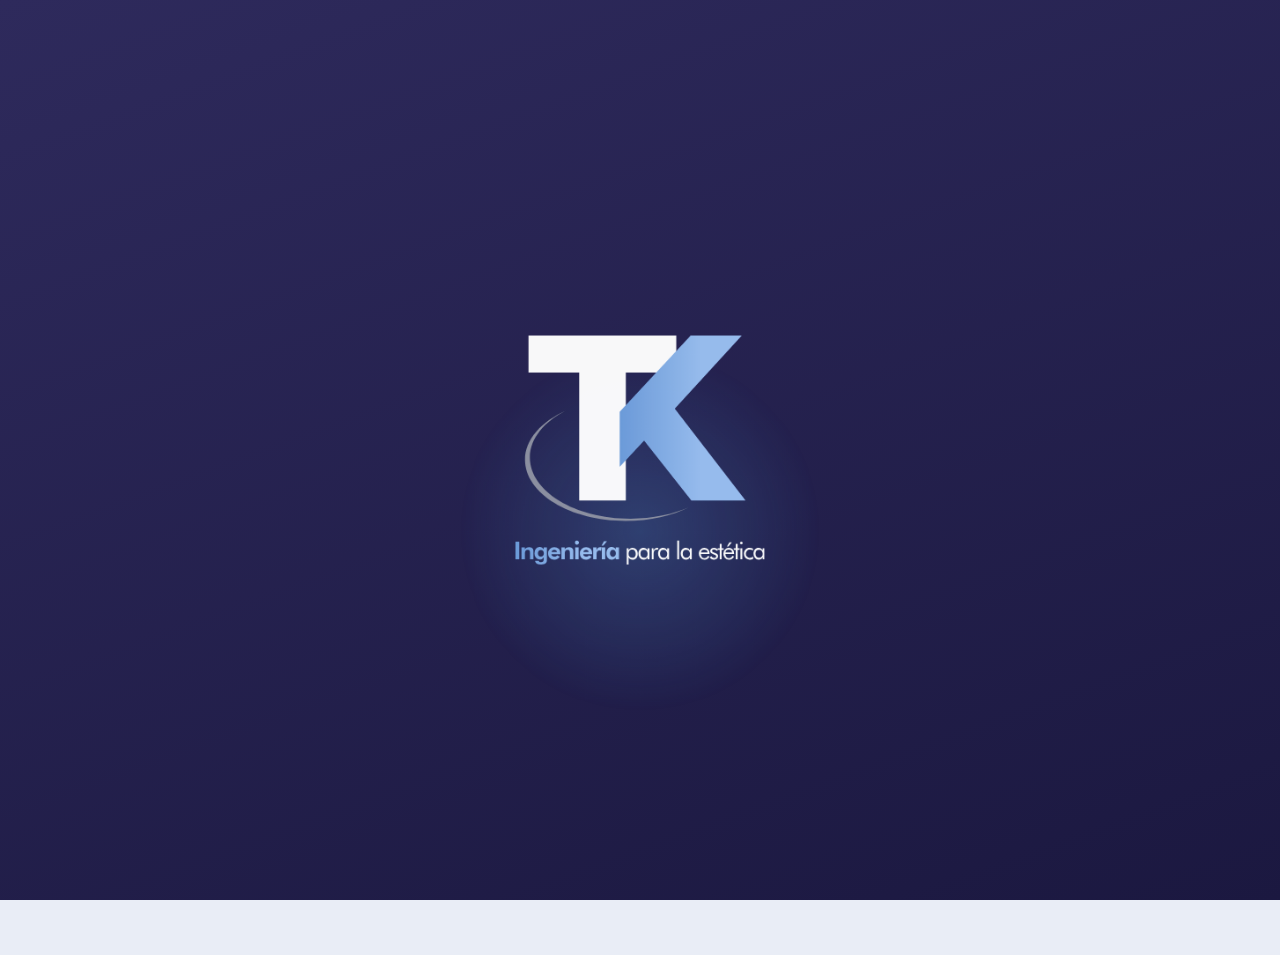
<file: index.html>
<!DOCTYPE html>
<html lang="es">
<head>
<meta charset="UTF-8">
<meta name="viewport" content="width=device-width, initial-scale=1">
<!-- Puerta de entrada del sitio publicado: manda directo a la app.
     Existe para que la URL del QR sea la raíz limpia del dominio y no
     un archivo .html suelto. Si algún día cambia el nombre del archivo,
     este es el único sitio donde hay que tocarlo. -->
<meta http-equiv="refresh" content="0; url=./termostato-1-rele.html">
<link rel="canonical" href="./termostato-1-rele.html">
<title>Termoterapia TEO</title>
<style>
  html,body{margin:0;height:100%}
  body{
    background:linear-gradient(160deg,#2E2A5C,#1B1840);
    color:#B9BEDA;display:grid;place-items:center;
    font-family:"Segoe UI Variable Display","Segoe UI",system-ui,-apple-system,sans-serif;
    text-align:center;padding:24px;
  }
  a{color:#fff;font-weight:650;font-size:15px;text-decoration:none;
    border-bottom:1px solid rgba(255,255,255,.45);padding-bottom:2px}
  p{font-size:13px;margin:0 0 18px}
</style>
</head>
<body>
  <div>
    <p>Abriendo Termoterapia TEO&hellip;</p>
    <a href="./termostato-1-rele.html">Entrar</a>
  </div>
</body>
</html>
</file>
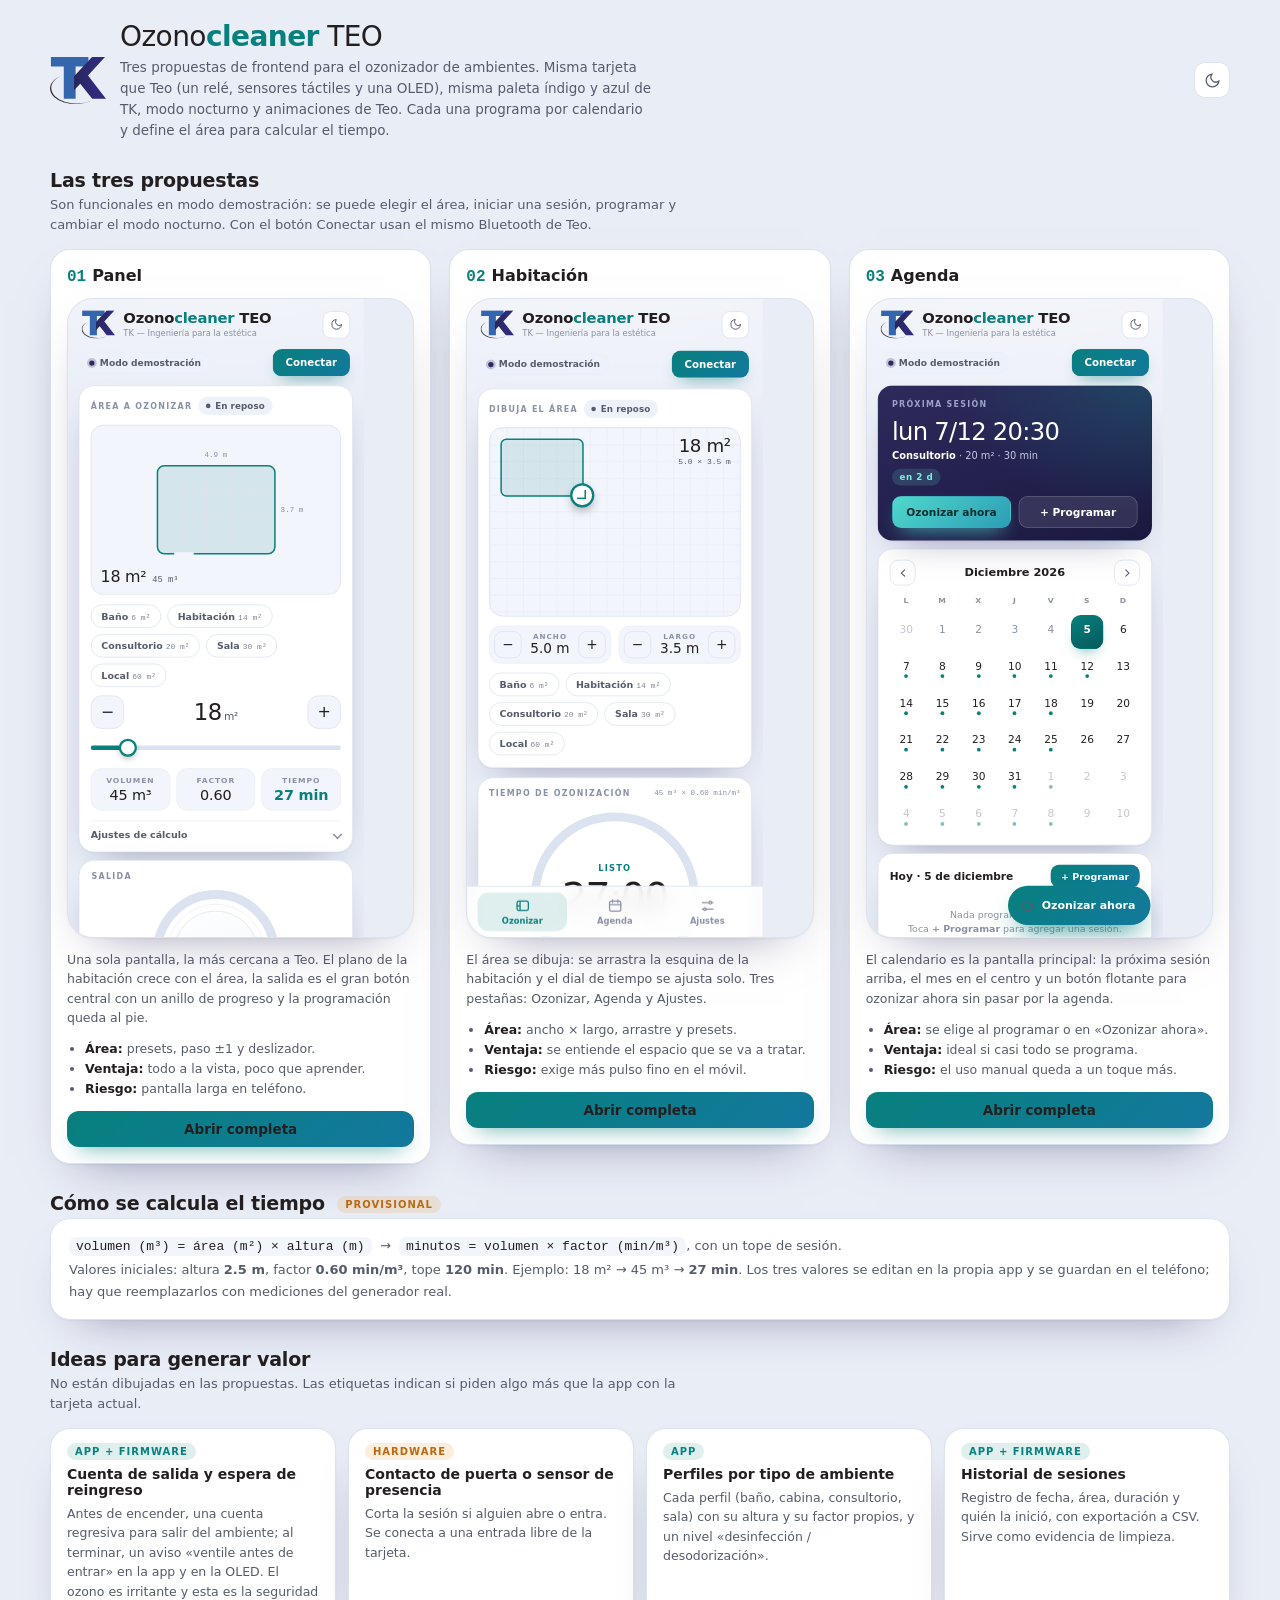
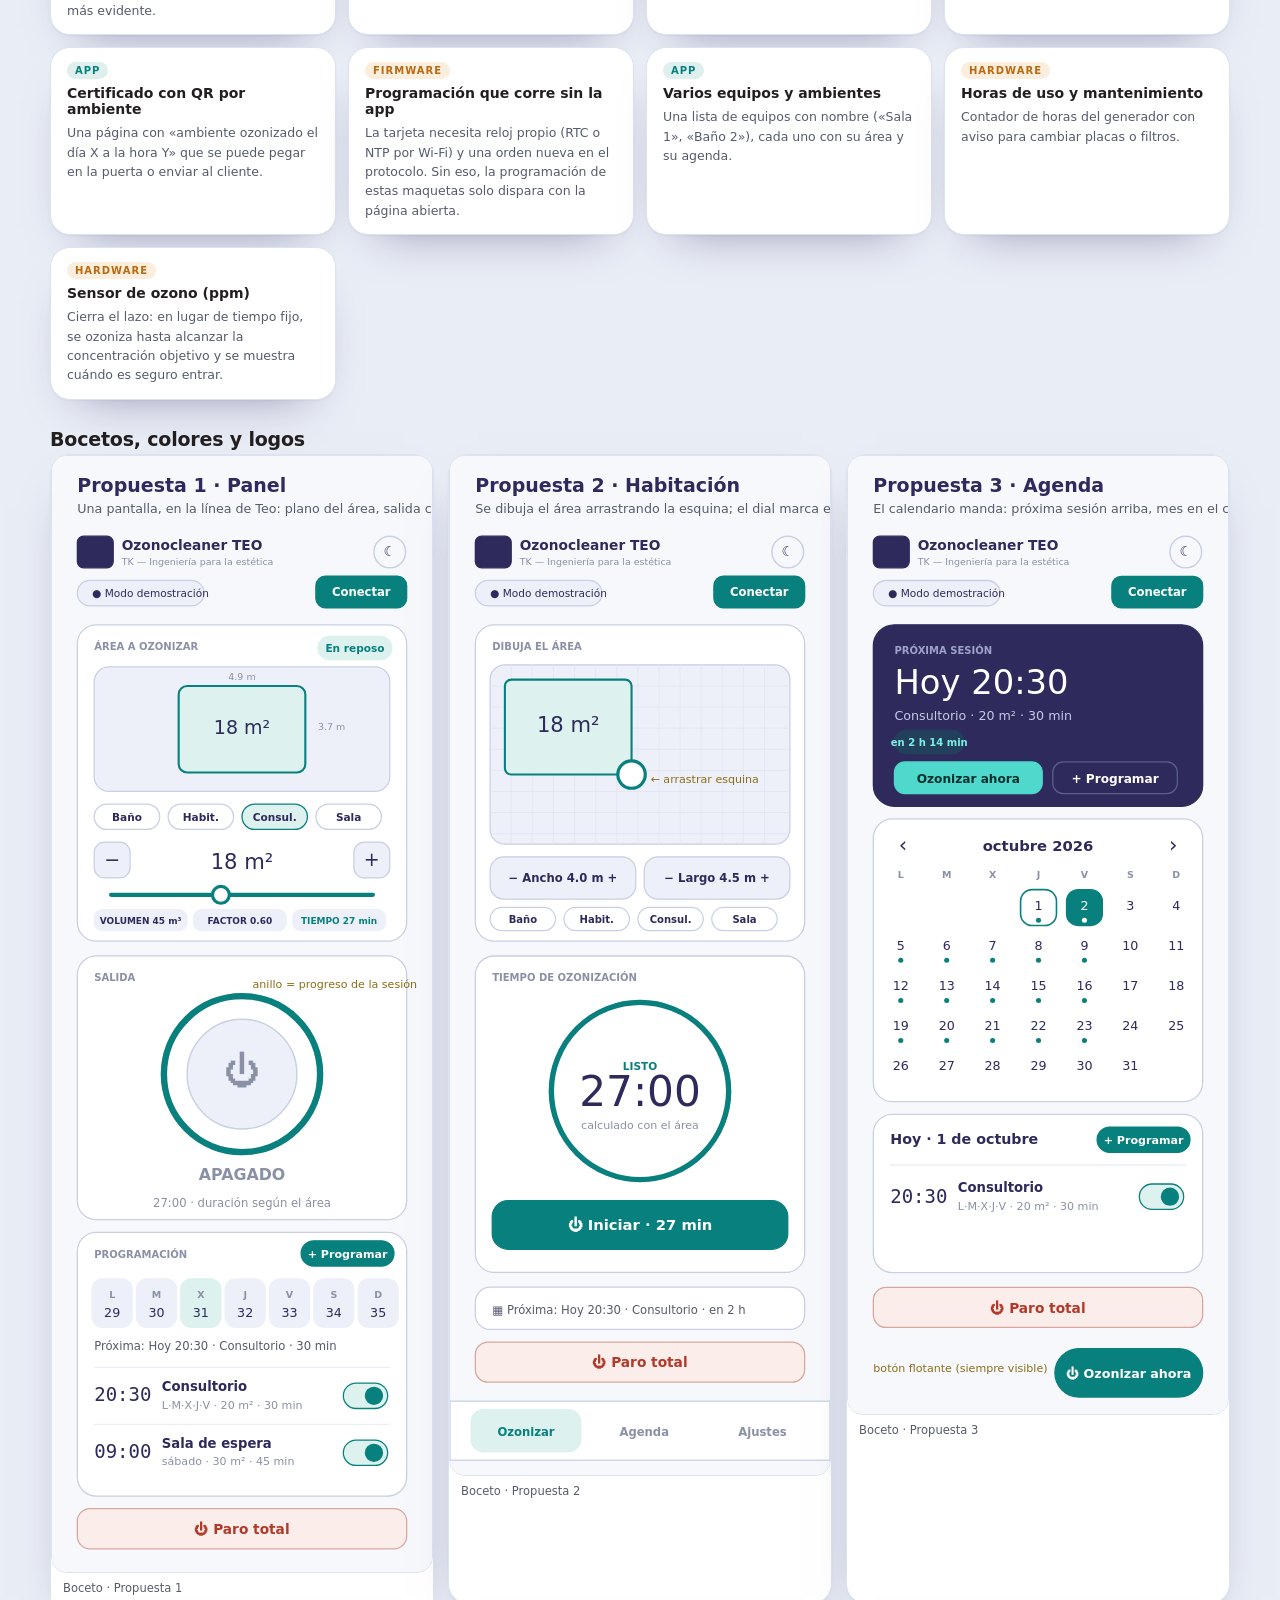
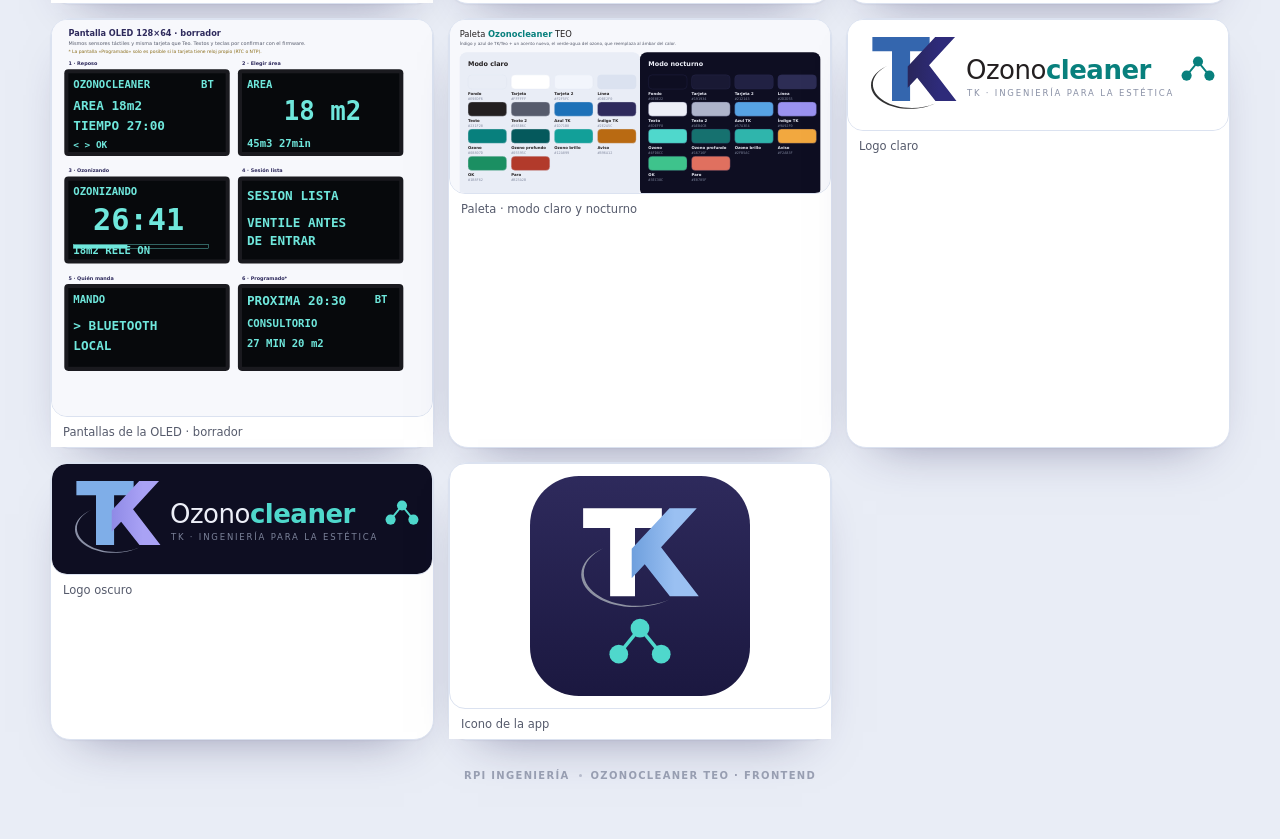
<file: Ozonocleaner_TEO/index.html>
<!DOCTYPE html>
<html lang="es">
<head>
<meta charset="UTF-8">
<meta name="viewport" content="width=device-width, initial-scale=1, viewport-fit=cover">
<title>Ozonocleaner TEO · Propuestas de frontend</title>
<meta name="description" content="Comparador de las tres propuestas de frontend para Ozonocleaner TEO, con bocetos, colores, logos e ideas.">
<meta name="theme-color" content="#2E2A5C">
<link rel="icon" href="data:image/svg+xml,%3Csvg xmlns=%22http://www.w3.org/2000/svg%22 viewBox=%220 0 512 512%22%3E%3Crect width=%22512%22 height=%22512%22 rx=%22114%22 fill=%22%232E2A5C%22/%3E%3Cg transform=%22translate%28107.51 75.06%29 scale%280.32%29%22%3E%3Cdefs%3E%3ClinearGradient id=%22ik%22 x1=%22421.29%22 y1=%22375.97%22 x2=%22908.96%22 y2=%22375.97%22 gradientUnits=%22userSpaceOnUse%22%3E%3Cstop offset=%220%22 stop-color=%22%236E9FDD%22/%3E%3Cstop offset=%22.64%22 stop-color=%22%239AC0F2%22/%3E%3C/linearGradient%3E%3C/defs%3E%3Cpolygon fill=%22%23FFFFFF%22 points=%22246.71 639.26 246.71 143.38 50.36 143.38 50.36 0 622.95 0 622.95 143.38 427.52 143.38 427.52 639.26 246.71 639.26%22/%3E%3Cg transform=%22translate%28-17.54 -56.34%29%22%3E%3Cpolygon fill=%22url%28%23ik%29%22 points=%22908.96 695.6 634.65 339.57 894.35 56.34 696.18 56.34 421.3 351.31 421.3 564.81 515.83 463.52 698.92 695.6 908.96 695.6%22/%3E%3Cpath fill=%22%238F93A3%22 d=%22M463.23%2C765.85c-215.43%2C0-390.07-106.11-390.07-237%2C0-73.42%2C55-139%2C141.21-182.5-97.1%2C43.11-160.19%2C112.8-160.19%2C191.46%2C0%2C130.89%2C174.65%2C237%2C390.08%2C237%2C94.6%2C0%2C181.33-20.46%2C248.86-54.5-64.47%2C28.63-143.92%2C45.54-229.89%2C45.54%22/%3E%3C/g%3E%3C/g%3E%3Cg stroke=%22%234FD8CC%22 stroke-width=%228.3%22 stroke-linecap=%22round%22 fill=%22none%22%3E%3Cline x1=%22256.0%22 y1=%22353.8%22 x2=%22206.6%22 y2=%22414.6%22/%3E%3Cline x1=%22256.0%22 y1=%22353.8%22 x2=%22305.4%22 y2=%22414.6%22/%3E%3C/g%3E%3Ccircle cx=%22256.0%22 cy=%22353.8%22 r=%2221.8%22 fill=%22%234FD8CC%22 fill-opacity=%221%22/%3E%3Ccircle cx=%22206.6%22 cy=%22414.6%22 r=%2221.8%22 fill=%22%234FD8CC%22 fill-opacity=%221%22/%3E%3Ccircle cx=%22305.4%22 cy=%22414.6%22 r=%2221.8%22 fill=%22%234FD8CC%22 fill-opacity=%221%22/%3E%3C/svg%3E">
<style>
:root{
  --r:20px;
  --row:40px;
  --sans:"Segoe UI Variable Display","Segoe UI",system-ui,-apple-system,"Helvetica Neue",sans-serif;
  --mono:"Cascadia Mono",ui-monospace,"SF Mono",Consolas,monospace;
  --ground:#E9EDF6;
  --surface:#FFFFFF;
  --surface-2:#F2F5FC;
  --line:#DBE2F0;
  --line-soft:#EAEEF7;
  --ink:#231F20;
  --ink-2:#565B6C;
  --muted:#8A91A6;
  --chip:#EDF1FA;
  --azul:#1D71B8;
  --indigo:#2E2A5C;
  --indigo-fill:#2E2A5C;
  --o3:#08807D;
  --o3-deep:#05595C;
  --o3-glow:#12A099;
  --o3-bg:rgba(8,128,125,.13);
  --on-o3:#FFFFFF;
  --aviso:#B96A12;
  --aviso-bg:rgba(232,149,44,.16);
  --ok:#1B8F62;
  --ok-bg:rgba(27,143,98,.12);
  --stop:#B23A2B;
  --stop-bg:rgba(178,58,43,.09);
  --lg-blue:#3466AE;
  --lg-k1:#29265B;
  --lg-k2:#2E2B7A;
  --lg-arc:#313132;
  --shadow:0 22px 50px -30px rgba(46,42,92,.55), 0 1px 2px rgba(46,42,92,.05);
}
@media (prefers-color-scheme: dark){
  :root:not([data-theme="light"]){
    --ground:#0E0E22;
    --surface:#191934;
    --surface-2:#212143;
    --line:#2D2D55;
    --line-soft:#242449;
    --ink:#EDEFF8;
    --ink-2:#AEB4CB;
    --muted:#7B8299;
    --chip:#242449;
    --azul:#57A3E4;
    --indigo:#9A92F0;
    --indigo-fill:#2E2A5C;
    --o3:#4FD8CC;
    --o3-deep:#16716F;
    --o3-glow:#2FB5AC;
    --o3-bg:rgba(79,216,204,.15);
    --on-o3:#062B2A;
    --aviso:#F2A83F;
    --aviso-bg:rgba(242,168,63,.16);
    --ok:#3EC38C;
    --ok-bg:rgba(62,195,140,.14);
    --stop:#E0705F;
    --stop-bg:rgba(224,112,95,.12);
    --lg-blue:#7FAEE8;
    --lg-k1:#8F8AE6;
    --lg-k2:#A9A2F5;
    --lg-arc:#8A90A6;
    --shadow:0 24px 60px -34px rgba(0,0,0,.85), 0 1px 2px rgba(0,0,0,.4);
  }
}
:root[data-theme="dark"]{
  --ground:#0E0E22;
  --surface:#191934;
  --surface-2:#212143;
  --line:#2D2D55;
  --line-soft:#242449;
  --ink:#EDEFF8;
  --ink-2:#AEB4CB;
  --muted:#7B8299;
  --chip:#242449;
  --azul:#57A3E4;
  --indigo:#9A92F0;
  --indigo-fill:#2E2A5C;
  --o3:#4FD8CC;
  --o3-deep:#16716F;
  --o3-glow:#2FB5AC;
  --o3-bg:rgba(79,216,204,.15);
  --on-o3:#062B2A;
  --aviso:#F2A83F;
  --aviso-bg:rgba(242,168,63,.16);
  --ok:#3EC38C;
  --ok-bg:rgba(62,195,140,.14);
  --stop:#E0705F;
  --stop-bg:rgba(224,112,95,.12);
  --lg-blue:#7FAEE8;
  --lg-k1:#8F8AE6;
  --lg-k2:#A9A2F5;
  --lg-arc:#8A90A6;
  --shadow:0 24px 60px -34px rgba(0,0,0,.85), 0 1px 2px rgba(0,0,0,.4);
}

*{box-sizing:border-box}
html,body{margin:0}
body{
  background:
    radial-gradient(1100px 520px at 50% -12%, color-mix(in srgb, var(--surface) 70%, transparent), transparent 70%),
    var(--ground);
  color:var(--ink);
  font-family:var(--sans);
  -webkit-font-smoothing:antialiased;
  min-height:100vh;min-height:100dvh;
  padding:13px 14px 26px;
  padding-left:max(14px, env(safe-area-inset-left));
  padding-right:max(14px, env(safe-area-inset-right));
  padding-bottom:max(26px, env(safe-area-inset-bottom));
}
button{font-family:inherit;color:inherit;cursor:pointer}
input{font-family:inherit;color:inherit}
:focus-visible{outline:2px solid var(--azul);outline-offset:3px;border-radius:6px}
[hidden]{display:none !important}

.app{max-width:472px;margin-inline:auto;display:flex;flex-direction:column;gap:10px}
.eyebrow{font-size:10.5px;letter-spacing:.16em;text-transform:uppercase;color:var(--muted);font-weight:600}
.card{background:var(--surface);border:1px solid var(--line);border-radius:var(--r);box-shadow:var(--shadow)}
.mono{font-family:var(--mono)}

/* ---- Encabezado ---- */
.topbar{display:flex;align-items:center;gap:11px;padding:2px 4px}
.mark{width:44px;height:37px;flex:none}
.titles{display:flex;flex-direction:column;gap:2px;margin-right:auto;min-width:0}
.titles h1{margin:0;font-size:19.5px;font-weight:650;letter-spacing:-.015em;line-height:1.12}
.titles h1 b{font-weight:650;color:var(--o3)}
.brandline{font-size:11px;color:var(--muted);line-height:1.2;white-space:nowrap;overflow:hidden;text-overflow:ellipsis}
.icon-btn{
  width:36px;height:36px;border-radius:11px;border:1px solid var(--line);
  background:var(--surface);display:grid;place-items:center;color:var(--ink-2);
  transition:border-color .18s, color .18s, transform .18s;
}
.icon-btn svg{width:17px;height:17px}
.theme-btn svg{grid-area:1 / 1;transition:opacity .24s ease, transform .42s cubic-bezier(.22,1,.36,1)}
.theme-btn .i-sun{opacity:0;transform:rotate(-80deg) scale(.5)}
.theme-btn .i-moon{opacity:0;transform:rotate(80deg) scale(.5)}
.theme-btn[data-icon="sun"] .i-sun,
.theme-btn[data-icon="moon"] .i-moon{opacity:1;transform:none}

/* ---- Conexion ---- */
.connbar{display:flex;align-items:center;gap:10px;padding:2px 4px}
.pill{
  display:inline-flex;align-items:center;gap:7px;padding:6px 11px 6px 9px;border-radius:999px;
  background:var(--chip);border:1px solid var(--line-soft);font-size:12px;font-weight:560;color:var(--ink-2);margin-right:auto;
}
.pill .dot{width:7px;height:7px;border-radius:50%;background:var(--muted);flex:none}
.pill[data-state="demo"] .dot{background:var(--indigo);box-shadow:0 0 0 3px color-mix(in srgb,var(--indigo) 22%,transparent)}
.pill[data-state="on"] .dot{background:var(--ok);box-shadow:0 0 0 3px var(--ok-bg)}
.pill[data-state="wait"] .dot{background:var(--aviso);animation:blink 1s infinite}
.pill[data-state="perdida"]{color:var(--stop)}
.pill[data-state="perdida"] .dot{background:var(--stop);box-shadow:0 0 0 3px var(--stop-bg)}
@keyframes blink{50%{opacity:.25}}
.btn{
  border:1px solid var(--line);background:var(--surface);padding:9px 16px;border-radius:12px;
  font-size:13.5px;font-weight:600;
  transition:transform .16s, box-shadow .16s, background .16s, border-color .16s;
}
.btn:active{transform:translateY(0) scale(.98)}
.btn-primary{
  background:linear-gradient(140deg,var(--o3),color-mix(in srgb,var(--o3) 45%,var(--azul)));
  border-color:transparent;color:var(--on-o3);
  box-shadow:0 10px 22px -12px color-mix(in srgb,var(--o3) 90%,transparent);
}
.btn-ghost{background:transparent}
.btn-danger{color:var(--stop);border-color:color-mix(in srgb,var(--stop) 40%,var(--line));background:var(--stop-bg)}

.chip{
  display:inline-flex;align-items:center;gap:6px;padding:5px 10px;border-radius:999px;font-size:11.5px;font-weight:650;
  letter-spacing:.01em;background:var(--chip);color:var(--ink-2);transition:background .25s, color .25s;
}
.chip i{width:6px;height:6px;border-radius:50%;background:currentColor;flex:none}
.chip[data-mode="run"]{background:var(--o3-bg);color:var(--o3)}
.chip[data-mode="idle"]{background:var(--chip);color:var(--ink-2)}

.alert,.local{display:none;gap:9px;align-items:center;padding:11px 14px;border-radius:14px;font-size:12.5px;line-height:1.45}
.alert{background:var(--stop-bg);border:1px solid color-mix(in srgb,var(--stop) 35%,transparent);color:var(--stop);font-weight:600}
.local{background:var(--chip);border:1px solid var(--line);color:var(--ink-2)}
.alert.show,.local.show{display:flex}
.local svg{width:16px;height:16px;flex:none;color:var(--azul)}
.local b{color:var(--ink)}
.solo-mirar [data-cmd]{opacity:.42;cursor:not-allowed;filter:grayscale(.45)}
.solo-mirar [data-cmd]:active{transform:none}

.toast{
  position:fixed;left:50%;bottom:22px;transform:translate(-50%,20px);
  background:var(--indigo-fill);color:#fff;padding:10px 18px;border-radius:999px;
  font-size:13px;font-weight:600;opacity:0;pointer-events:none;
  transition:opacity .25s, transform .25s;z-index:80;
  box-shadow:0 16px 30px -18px rgba(0,0,0,.8);max-width:calc(100vw - 32px);text-align:center;
}
.toast.show{opacity:1;transform:translate(-50%,0)}
.toast.arriba{bottom:auto !important;top:16px;transform:translate(-50%,-20px)}
.toast.arriba.show{transform:translate(-50%,0)}

/* ---- Pie ---- */
.foot{display:flex;flex-direction:column;align-items:center;gap:9px;margin-top:2px}
.sig{margin:0;display:flex;align-items:center;gap:9px;font-size:10px;letter-spacing:.13em;text-transform:uppercase;font-weight:650;color:var(--muted);opacity:.85}
.sig i{width:3px;height:3px;border-radius:50%;background:currentColor;flex:none;opacity:.6}
.sig b{font-family:var(--mono);font-weight:600;letter-spacing:.05em}

/* ---- Paro total ---- */
.stop{
  display:flex;align-items:center;justify-content:center;gap:9px;width:100%;padding:12px;border-radius:16px;
  border:1px solid color-mix(in srgb,var(--stop) 40%,var(--line));background:var(--stop-bg);color:var(--stop);
  font-size:14px;font-weight:680;transition:background .18s, transform .16s;
}
.stop svg{width:17px;height:17px}

/* ---- Controles pequeños ---- */
.step{
  width:44px;height:44px;border-radius:14px;border:1px solid var(--line);background:var(--surface-2);
  font-size:21px;font-weight:300;line-height:1;display:grid;place-items:center;color:var(--ink);
  transition:background .16s, border-color .16s, transform .12s;flex:none;
}
.step:active{transform:scale(.97)}
.qc{
  border:1px solid var(--line);background:transparent;color:var(--ink-2);padding:7px 13px;border-radius:999px;
  font-size:12.5px;font-weight:600;transition:border-color .16s ease, color .16s ease, background .16s ease;
}
.qc[aria-pressed="true"]{background:var(--o3-bg);border-color:var(--o3);color:var(--o3)}
.qc small{font-family:var(--mono);font-weight:500;opacity:.75;margin-left:4px;font-size:10.5px}
.chips{display:flex;gap:8px;flex-wrap:wrap}
.seg{display:grid;grid-auto-flow:column;grid-auto-columns:1fr;background:var(--surface-2);border:1px solid var(--line);border-radius:13px;padding:3px;gap:3px}
.seg button{border:0;background:transparent;border-radius:10px;padding:8px 10px;font-size:12.5px;font-weight:650;color:var(--ink-2);transition:background .18s,color .18s}
.seg button[aria-pressed="true"]{background:var(--surface);color:var(--o3);box-shadow:0 1px 3px rgba(46,42,92,.18)}
.days{display:grid;grid-template-columns:repeat(7,1fr);gap:6px}
.days button{
  aspect-ratio:1;border-radius:12px;border:1px solid var(--line);background:transparent;
  font-size:12.5px;font-weight:650;color:var(--ink-2);transition:all .16s ease;
}
.days button[aria-pressed="true"]{background:var(--o3-bg);border-color:var(--o3);color:var(--o3)}
.switch{
  position:relative;width:42px;height:25px;border-radius:999px;border:1px solid var(--line);
  background:var(--surface-2);flex:none;padding:0;transition:background .2s, border-color .2s;
}
.switch::after{
  content:"";position:absolute;left:2px;top:2px;width:19px;height:19px;border-radius:50%;
  background:var(--muted);transition:transform .22s cubic-bezier(.22,1,.36,1), background .2s;
}
.switch[aria-checked="true"]{background:var(--o3-bg);border-color:var(--o3)}
.switch[aria-checked="true"]::after{transform:translateX(17px);background:var(--o3)}
.field{display:flex;flex-direction:column;gap:7px}
.txt{
  width:100%;padding:11px 13px;border-radius:13px;border:1px solid var(--line);background:var(--surface-2);
  font-size:14px;color:var(--ink);outline:none;color-scheme:light dark;
}
.txt:focus{border-color:var(--o3)}
:root[data-theme="dark"] .txt{color-scheme:dark}
:root[data-theme="light"] .txt{color-scheme:light}

/* ---- Selector de area ---- */
.ap{display:flex;flex-direction:column;gap:11px}
.ap-row{display:flex;align-items:center;gap:12px}
.ap-val{flex:1;text-align:center;font-size:30px;font-weight:330;letter-spacing:-.02em;font-variant-numeric:tabular-nums}
.ap-val small{font-size:14px;color:var(--ink-2);font-weight:450;margin-left:3px}
.ap-sub{font-size:11.5px;color:var(--muted);text-align:center;font-family:var(--mono)}
input[type=range].ap-range{
  -webkit-appearance:none;appearance:none;width:100%;height:28px;background:transparent;margin:0;touch-action:pan-y;
  --p:0%;
}
.ap-range::-webkit-slider-runnable-track{height:6px;border-radius:6px;background:linear-gradient(90deg,var(--o3) var(--p),var(--line) var(--p))}
.ap-range::-moz-range-track{height:6px;border-radius:6px;background:var(--line)}
.ap-range::-moz-range-progress{height:6px;border-radius:6px;background:var(--o3)}
.ap-range::-webkit-slider-thumb{-webkit-appearance:none;width:24px;height:24px;border-radius:50%;margin-top:-9px;background:var(--surface);border:3px solid var(--o3);box-shadow:0 4px 10px -3px rgba(0,0,0,.4)}
.ap-range::-moz-range-thumb{width:18px;height:18px;border-radius:50%;background:var(--surface);border:3px solid var(--o3)}

/* ---- Rueda de hora (heredada de Teo) ---- */
.tpick{position:relative;display:flex;align-items:center;justify-content:center;gap:4px;height:calc(var(--row) * 3)}
.tband{position:absolute;left:8px;right:8px;top:50%;transform:translateY(-50%);height:var(--row);border-radius:13px;background:var(--surface-2);border:1px solid var(--line);pointer-events:none}
.tpick::before,.tpick::after{content:"";position:absolute;left:0;right:0;height:var(--row);pointer-events:none;z-index:2}
.tpick::before{top:0;background:linear-gradient(var(--surface),transparent)}
.tpick::after{bottom:0;background:linear-gradient(transparent,var(--surface))}
.tcol{position:relative;z-index:1;width:82px;height:100%;overflow-y:scroll;scroll-snap-type:y mandatory;scrollbar-width:none;-ms-overflow-style:none;text-align:center;touch-action:pan-y}
.tcol::-webkit-scrollbar{display:none}
.tcol .pad{height:var(--row)}
.tcol b{display:block;height:var(--row);line-height:var(--row);scroll-snap-align:center;font-size:31px;font-weight:300;font-variant-numeric:tabular-nums;letter-spacing:-.02em;color:var(--muted);transition:color .18s ease, transform .18s ease}
.tcol b[data-sel]{color:var(--ink);transform:scale(1.04)}
.tsep{font-size:29px;font-weight:250;color:var(--ink-2);padding-bottom:3px;position:relative;z-index:3}

/* ---- Boton de salida (ozono) ---- */
.power-btn{
  position:relative;display:grid;place-items:center;width:130px;height:130px;border:0;padding:0;background:none;border-radius:50%;
  -webkit-tap-highlight-color:transparent;transition:transform .18s cubic-bezier(.22,1,.36,1);
}
.power-btn>*{grid-area:1 / 1}
.power-btn:active{transform:scale(.965)}
.power-btn:focus-visible{outline:2px solid var(--azul);outline-offset:6px;border-radius:50%}
.pb-rim{width:130px;height:130px;border-radius:50%;pointer-events:none;border:1px solid var(--line-soft);transition:border-color .32s ease}
.on .pb-rim{border-color:color-mix(in srgb,var(--o3) 40%,transparent)}
.pb-disc{
  width:112px;height:112px;border-radius:50%;background:linear-gradient(158deg,var(--surface),var(--surface-2));
  border:1px solid var(--line);box-shadow:inset 0 1px 0 rgba(255,255,255,.5), 0 14px 28px -20px rgba(46,42,92,.9);
  transition:background .32s ease, border-color .32s ease, box-shadow .32s ease;overflow:hidden;position:relative;
}
.on .pb-disc{
  background:radial-gradient(120% 120% at 32% 16%, color-mix(in srgb,var(--o3-glow) 80%,#fff), transparent 60%),
             linear-gradient(150deg,var(--o3-glow),var(--o3-deep));
  border-color:transparent;
  box-shadow:0 22px 44px -18px color-mix(in srgb,var(--o3-glow) 95%,transparent), inset 0 1px 0 rgba(255,255,255,.32);
}
.pb-halo{width:112px;height:112px;border-radius:50%;background:var(--o3-bg);opacity:0;pointer-events:none}
.on .pb-halo{animation:pb-pulse 2.6s ease-in-out infinite}
@keyframes pb-pulse{0%,100%{transform:scale(1);opacity:0}45%{transform:scale(1.3);opacity:1}}
.pb-ring{width:112px;height:112px;border-radius:50%;pointer-events:none;border:2px solid color-mix(in srgb,var(--o3) 55%,transparent);transform:scale(.55);opacity:0}
.power-btn.pressed .pb-ring{animation:pb-ring 520ms cubic-bezier(.22,1,.36,1)}
@keyframes pb-ring{0%{transform:scale(.55);opacity:.85}100%{transform:scale(1.36);opacity:0}}
.pb-icon{width:40px;height:40px;color:var(--ink-2);transition:color .32s ease, transform .32s cubic-bezier(.22,1,.36,1);z-index:2}
.on .pb-icon{color:#fff;transform:scale(1.06)}
.power-state{
  display:flex;align-items:center;gap:9px;font-size:18px;font-weight:700;letter-spacing:.15em;text-transform:uppercase;
  color:var(--muted);transition:color .32s ease;
}
.power-state i{width:8px;height:8px;border-radius:50%;background:currentColor;opacity:.45;flex:none;transition:opacity .32s ease, box-shadow .32s ease}
.on .power-state{color:var(--o3)}
.on .power-state i{opacity:1;box-shadow:0 0 0 4px var(--o3-bg)}

/* ---- Burbujas de ozono ---- */
.bub{position:absolute;inset:0;overflow:hidden;pointer-events:none;border-radius:inherit}
.bub i{
  position:absolute;bottom:-14px;border-radius:50%;border:1.5px solid var(--o3-glow);opacity:0;
  width:var(--s);height:var(--s);left:var(--x);
  animation:rise var(--d) linear var(--dl) infinite;animation-play-state:paused;
}
.on .bub i,.bub.live i{animation-play-state:running}
@keyframes rise{
  0%{transform:translate(0,0) scale(.6);opacity:0}
  15%{opacity:.75}
  60%{transform:translate(var(--dx),calc(var(--h) * -.6)) scale(.9)}
  100%{transform:translate(0,calc(var(--h) * -1)) scale(1.1);opacity:0}
}

/* ---- Filas de programación ---- */
.srow{display:flex;align-items:center;gap:13px;padding:11px 4px;border-top:1px solid var(--line-soft);cursor:pointer;transition:opacity .2s}
.srow:first-child{border-top:0}
.srow .t{font-family:var(--mono);font-size:19px;font-weight:500;letter-spacing:-.02em;min-width:56px;font-variant-numeric:tabular-nums}
.srow .m{display:flex;flex-direction:column;gap:2px;min-width:0;flex:1}
.srow .m b{font-size:13.5px;font-weight:650;white-space:nowrap;overflow:hidden;text-overflow:ellipsis}
.srow .m span{font-size:11.5px;color:var(--muted);white-space:nowrap;overflow:hidden;text-overflow:ellipsis}
.srow.off .t,.srow.off .m{opacity:.45}
.vacio{font-size:12.5px;color:var(--muted);text-align:center;padding:14px 8px;line-height:1.5}
.cfg{display:flex;flex-direction:column;gap:2px;margin-bottom:8px}
.cfg-h{display:flex;justify-content:space-between;font-size:12.5px;color:var(--ink-2)}
.cfg-h b{color:var(--ink);font-weight:600}
.cfg-nota{margin:6px 0 0;font-size:11px;color:var(--muted);line-height:1.5}

/* ---- Anillo de progreso ---- */
.ring-svg{display:block;transform:rotate(-90deg)}
.ring-svg circle{fill:none;stroke-width:7;stroke-linecap:round}
.ring-svg .bg{stroke:var(--line)}
.ring-svg .fg{stroke:var(--o3);stroke-dasharray:100;stroke-dashoffset:100;transition:stroke-dashoffset .8s linear, stroke .3s}

/* ---- Hoja inferior ---- */
.sheet-back{position:fixed;inset:0;background:rgba(10,10,30,.5);opacity:0;transition:opacity .24s ease;z-index:60}
.sheet-back.show{opacity:1}
.sheet{
  position:fixed;left:0;right:0;bottom:0;z-index:61;margin-inline:auto;max-width:520px;max-height:92dvh;
  background:var(--surface);border:1px solid var(--line);border-bottom:0;border-radius:24px 24px 0 0;
  box-shadow:0 -30px 60px -30px rgba(0,0,0,.6);
  transform:translateY(104%);transition:transform .32s cubic-bezier(.22,1,.36,1);
  display:flex;flex-direction:column;
}
.sheet.show{transform:none}
.sheet-grip{width:38px;height:4px;border-radius:4px;background:var(--line);margin:9px auto 0;flex:none}
.sheet-head{display:flex;align-items:center;justify-content:space-between;padding:10px 18px 4px}
.sheet-head b{font-size:16px;font-weight:650}
.sheet-body{padding:8px 18px max(20px,env(safe-area-inset-bottom));overflow-y:auto;display:flex;flex-direction:column;gap:16px}
.sheet-actions{display:flex;gap:10px}
.sheet-actions .btn{flex:1;padding:12px}
.resumen{font-size:12.5px;color:var(--ink-2);text-align:center;padding:9px 12px;border-radius:12px;background:var(--o3-bg)}
.resumen b{color:var(--o3);font-weight:700}
@media (min-width:760px){
  .sheet{top:50%;bottom:auto;border-bottom:1px solid var(--line);border-radius:24px;transform:translateY(-46%);opacity:0;transition:transform .3s cubic-bezier(.22,1,.36,1), opacity .2s}
  .sheet.show{transform:translateY(-50%);opacity:1}
}

/* ---- Splash ---- */
#splash{
  position:fixed;inset:0;z-index:100;display:grid;place-items:center;
  background:linear-gradient(160deg,#2E2A5C,#1B1840);
  animation:sp-out 200ms cubic-bezier(.23,1,.32,1) 900ms forwards;
  --lg-blue:#FFFFFF;--lg-k1:#6E9FDD;--lg-k2:#9AC0F2;--lg-arc:#8F93A3;
}
#splash .in{display:flex;flex-direction:column;align-items:center;gap:14px;position:relative}
#splash .halo{
  position:absolute;width:390px;height:390px;border-radius:50%;top:50%;left:50%;margin:-195px 0 0 -195px;
  background:radial-gradient(circle,rgba(69,214,202,.24),transparent 68%);
  opacity:0;transform:scale(.6);animation:sp-halo 480ms cubic-bezier(.22,1,.36,1) forwards;
}
#splash svg.mark{width:min(150px,40vw);height:auto;position:relative;opacity:0;transform:scale(1.14);animation:sp-land 340ms cubic-bezier(.16,1.02,.3,1) 30ms forwards}
#splash .wm{position:relative;color:#fff;font-size:30px;font-weight:300;letter-spacing:.02em;opacity:0;animation:sp-fade 400ms ease 260ms forwards}
#splash .wm b{font-weight:700;color:#5FE0D4}
#splash .wm-sub{position:relative;font-size:11px;letter-spacing:.14em;text-transform:uppercase;color:#8F93B5;opacity:0;animation:sp-fade 400ms ease 380ms forwards}
#splash .bub{opacity:.9}
@keyframes sp-halo{to{opacity:1;transform:scale(1)}}
@keyframes sp-land{to{opacity:1;transform:scale(1)}}
@keyframes sp-fade{to{opacity:1}}
@keyframes sp-out{to{opacity:0;transform:scale(1.04);visibility:hidden}}
.app,.shell{opacity:0;transform:translateY(10px);animation:app-in 240ms cubic-bezier(.22,1,.36,1) 780ms forwards}
@keyframes app-in{to{opacity:1;transform:none}}
.reveal{opacity:0;transform:translateY(16px);transition:opacity .5s cubic-bezier(.22,1,.36,1), transform .5s cubic-bezier(.22,1,.36,1)}
.reveal.seen{opacity:1;transform:none}

@media (hover:hover) and (pointer:fine){
  .icon-btn:hover{border-color:var(--azul);color:var(--azul);transform:translateY(-1px)}
  .btn:hover{transform:translateY(-1px)}
  .step:hover,.qc:hover{border-color:var(--o3);color:var(--o3)}
  .power-btn:hover{transform:scale(1.025)}
  .stop:hover{background:color-mix(in srgb,var(--stop) 16%,transparent);transform:translateY(-1px)}
}
@media (prefers-reduced-motion:reduce){
  #splash svg.mark,#splash .halo,.app,.shell{transform:none !important}
  .on .pb-halo,.pb-ring{animation:none !important}
  .bub i{animation:none !important;opacity:0}
  .btn:hover,.icon-btn:hover,.power-btn:hover,.stop:hover{transform:none !important}
  #splash{animation-duration:160ms !important;animation-delay:400ms !important}
  .app,.shell{animation-duration:160ms !important;animation-delay:410ms !important}
  .reveal{opacity:1 !important;transform:none !important;transition:none !important}
  .sheet,.sheet-back{transition-duration:.01s}
}


/* ===== Comparador ===== */
body{padding:20px 16px 60px}
.wrap{max-width:1180px;margin-inline:auto;display:flex;flex-direction:column;gap:28px}
.hero-i{display:flex;align-items:center;gap:14px;flex-wrap:wrap}
.hero-i .mark{width:56px;height:47px}
.hero-i h1{margin:0;font-size:28px;font-weight:300;letter-spacing:-.02em}
.hero-i h1 b{font-weight:700;color:var(--o3)}
.hero-i p{margin:4px 0 0;font-size:13.5px;color:var(--ink-2);max-width:62ch;line-height:1.55}
.hero-i .grow{flex:1;min-width:240px}
h2{margin:0 0 4px;font-size:19px;font-weight:650;letter-spacing:-.01em}
.sub{margin:0 0 14px;font-size:13px;color:var(--ink-2);line-height:1.55;max-width:80ch}
.props{display:grid;grid-template-columns:repeat(auto-fit,minmax(300px,1fr));gap:18px;align-items:start}
.prop{padding:16px;display:flex;flex-direction:column;gap:12px}
.prop h3{margin:0;font-size:16px;font-weight:650}
.prop h3 span{color:var(--o3);margin-right:6px;font-family:var(--mono)}
.prop p{margin:0;font-size:12.5px;line-height:1.55;color:var(--ink-2)}
.prop ul{margin:0;padding-left:18px;font-size:12.5px;line-height:1.6;color:var(--ink-2)}
.prop b{color:var(--ink)}
.frame{border:1px solid var(--line);border-radius:26px;overflow:hidden;background:var(--ground);height:640px;position:relative;box-shadow:var(--shadow)}
.frame iframe{border:0;width:390px;height:844px;transform-origin:0 0;transform:scale(.758);display:block}
@media (max-width:420px){ .frame{height:560px} .frame iframe{transform:scale(.68)} }
.open{display:flex;gap:10px}
.open a{flex:1;text-align:center;text-decoration:none;color:inherit;display:block}
.tbl{display:grid;grid-template-columns:repeat(auto-fit,minmax(260px,1fr));gap:12px}
.idea{padding:14px 16px;display:flex;flex-direction:column;gap:6px}
.idea b{font-size:14px;font-weight:650}
.idea p{margin:0;font-size:12.5px;line-height:1.55;color:var(--ink-2)}
.tag{display:inline-block;align-self:flex-start;font-size:10px;font-weight:700;letter-spacing:.1em;text-transform:uppercase;padding:3px 8px;border-radius:999px;background:var(--o3-bg);color:var(--o3)}
.tag.hw{background:var(--aviso-bg);color:var(--aviso)}
.formula{padding:16px 18px;font-size:13px;line-height:1.7;color:var(--ink-2)}
.formula code{font-family:var(--mono);color:var(--ink);background:var(--surface-2);padding:2px 7px;border-radius:7px}
.imgs{display:grid;grid-template-columns:repeat(auto-fit,minmax(320px,1fr));gap:14px}
.imgs a{display:block;border:1px solid var(--line);border-radius:16px;overflow:hidden;background:#fff}
.imgs img{display:block;width:100%;height:auto}
.imgs figcaption{padding:8px 12px;font-size:11.5px;color:var(--ink-2);background:var(--surface)}
.imgs figure{margin:0}
.bar{display:flex;align-items:center;gap:10px}
</style>
</head>
<body>
<div id="splash" aria-hidden="true"><div class="in"><div class="halo"></div><svg class="mark" viewBox="36.64 0 854.78 718.47" aria-label="TK"><defs><linearGradient id="mks" x1="421.29" y1="375.97" x2="908.96" y2="375.97" gradientUnits="userSpaceOnUse"><stop offset="0" stop-color="#6E9FDD"/><stop offset=".64" stop-color="#9AC0F2"/></linearGradient></defs><polygon fill="#FFFFFF" points="246.71 639.26 246.71 143.38 50.36 143.38 50.36 0 622.95 0 622.95 143.38 427.52 143.38 427.52 639.26 246.71 639.26"/><g transform="translate(-17.54 -56.34)"><polygon fill="url(#mks)" points="908.96 695.6 634.65 339.57 894.35 56.34 696.18 56.34 421.3 351.31 421.3 564.81 515.83 463.52 698.92 695.6 908.96 695.6"/><path fill="#8F93A3" d="M463.23,765.85c-215.43,0-390.07-106.11-390.07-237,0-73.42,55-139,141.21-182.5-97.1,43.11-160.19,112.8-160.19,191.46,0,130.89,174.65,237,390.08,237,94.6,0,181.33-20.46,248.86-54.5-64.47,28.63-143.92,45.54-229.89,45.54"/></g></svg><div class="wm">Ozono<b>cleaner</b></div><div class="wm-sub">TK &middot; Ingenier&iacute;a para la est&eacute;tica</div></div></div>
<div class="wrap shell">
  <header class="hero-i">
    <svg class="mark" viewBox="36.64 0 854.78 718.47" aria-label="TK"><defs><linearGradient id="mk" x1="421.29" y1="375.97" x2="908.96" y2="375.97" gradientUnits="userSpaceOnUse"><stop offset="0" style="stop-color:var(--lg-k1)"/><stop offset=".64" style="stop-color:var(--lg-k2)"/></linearGradient></defs><polygon fill="var(--lg-blue)" points="246.71 639.26 246.71 143.38 50.36 143.38 50.36 0 622.95 0 622.95 143.38 427.52 143.38 427.52 639.26 246.71 639.26"/><g transform="translate(-17.54 -56.34)"><polygon fill="url(#mk)" points="908.96 695.6 634.65 339.57 894.35 56.34 696.18 56.34 421.3 351.31 421.3 564.81 515.83 463.52 698.92 695.6 908.96 695.6"/><path fill="var(--lg-arc)" d="M463.23,765.85c-215.43,0-390.07-106.11-390.07-237,0-73.42,55-139,141.21-182.5-97.1,43.11-160.19,112.8-160.19,191.46,0,130.89,174.65,237,390.08,237,94.6,0,181.33-20.46,248.86-54.5-64.47,28.63-143.92,45.54-229.89,45.54"/></g></svg>
    <div class="grow"><h1>Ozono<b>cleaner</b> TEO</h1>
      <p>Tres propuestas de frontend para el ozonizador de ambientes. Misma tarjeta que Teo (un relé, sensores táctiles y una OLED), misma paleta índigo y azul de TK, modo nocturno y animaciones de Teo. Cada una programa por calendario y define el área para calcular el tiempo.</p></div>
    <button class="icon-btn theme-btn" id="themeBtn" data-icon="moon" aria-label="Cambiar a tema oscuro">
      <svg class="i-moon" viewBox="0 0 24 24" fill="none" stroke="currentColor" stroke-width="1.8" stroke-linecap="round" aria-hidden="true"><path d="M21 12.8A9 9 0 1 1 11.2 3a7 7 0 0 0 9.8 9.8z"/></svg>
      <svg class="i-sun" viewBox="0 0 24 24" fill="none" stroke="currentColor" stroke-width="1.8" stroke-linecap="round" aria-hidden="true"><circle cx="12" cy="12" r="4.1"/><path d="M12 2.7v2M12 19.3v2M4.4 4.4l1.4 1.4M18.2 18.2l1.4 1.4M2.7 12h2M19.3 12h2M4.4 19.6l1.4-1.4M18.2 5.8l1.4-1.4"/></svg>
    </button>
  </header>

  <section>
    <h2>Las tres propuestas</h2>
    <p class="sub">Son funcionales en modo demostración: se puede elegir el área, iniciar una sesión, programar y cambiar el modo nocturno. Con el botón Conectar usan el mismo Bluetooth de Teo.</p>
    <div class="props">
      <article class="card prop">
        <h3><span>01</span>Panel</h3>
        <div class="frame"><iframe data-src="propuesta-1-panel.html" title="Propuesta 1 · Panel" loading="lazy"></iframe></div>
        <p>Una sola pantalla, la más cercana a Teo. El plano de la habitación crece con el área, la salida es el gran botón central con un anillo de progreso y la programación queda al pie.</p>
        <ul><li><b>Área:</b> presets, paso ±1 y deslizador.</li><li><b>Ventaja:</b> todo a la vista, poco que aprender.</li><li><b>Riesgo:</b> pantalla larga en teléfono.</li></ul>
        <div class="open"><a class="btn btn-primary" href="propuesta-1-panel.html">Abrir completa</a></div>
      </article>
      <article class="card prop">
        <h3><span>02</span>Habitación</h3>
        <div class="frame"><iframe data-src="propuesta-2-habitacion.html" title="Propuesta 2 · Habitación" loading="lazy"></iframe></div>
        <p>El área se dibuja: se arrastra la esquina de la habitación y el dial de tiempo se ajusta solo. Tres pestañas: Ozonizar, Agenda y Ajustes.</p>
        <ul><li><b>Área:</b> ancho × largo, arrastre y presets.</li><li><b>Ventaja:</b> se entiende el espacio que se va a tratar.</li><li><b>Riesgo:</b> exige más pulso fino en el móvil.</li></ul>
        <div class="open"><a class="btn btn-primary" href="propuesta-2-habitacion.html">Abrir completa</a></div>
      </article>
      <article class="card prop">
        <h3><span>03</span>Agenda</h3>
        <div class="frame"><iframe data-src="propuesta-3-agenda.html" title="Propuesta 3 · Agenda" loading="lazy"></iframe></div>
        <p>El calendario es la pantalla principal: la próxima sesión arriba, el mes en el centro y un botón flotante para ozonizar ahora sin pasar por la agenda.</p>
        <ul><li><b>Área:</b> se elige al programar o en «Ozonizar ahora».</li><li><b>Ventaja:</b> ideal si casi todo se programa.</li><li><b>Riesgo:</b> el uso manual queda a un toque más.</li></ul>
        <div class="open"><a class="btn btn-primary" href="propuesta-3-agenda.html">Abrir completa</a></div>
      </article>
    </div>
  </section>

  <section>
    <h2>Cómo se calcula el tiempo <span class="tag hw" style="vertical-align:middle;margin-left:6px">provisional</span></h2>
    <div class="card formula">
      <code>volumen (m³) = área (m²) × altura (m)</code> &nbsp;→&nbsp; <code>minutos = volumen × factor (min/m³)</code>, con un tope de sesión.<br>
      Valores iniciales: altura <b>2.5 m</b>, factor <b>0.60 min/m³</b>, tope <b>120 min</b>. Ejemplo: 18 m² → 45 m³ → <b>27 min</b>. Los tres valores se editan en la propia app y se guardan en el teléfono; hay que reemplazarlos con mediciones del generador real.
    </div>
  </section>

  <section>
    <h2>Ideas para generar valor</h2>
    <p class="sub">No están dibujadas en las propuestas. Las etiquetas indican si piden algo más que la app con la tarjeta actual.</p>
    <div class="tbl">
      <div class="card idea"><span class="tag">app + firmware</span><b>Cuenta de salida y espera de reingreso</b><p>Antes de encender, una cuenta regresiva para salir del ambiente; al terminar, un aviso «ventile antes de entrar» en la app y en la OLED. El ozono es irritante y esta es la seguridad más evidente.</p></div>
      <div class="card idea"><span class="tag hw">hardware</span><b>Contacto de puerta o sensor de presencia</b><p>Corta la sesión si alguien abre o entra. Se conecta a una entrada libre de la tarjeta.</p></div>
      <div class="card idea"><span class="tag">app</span><b>Perfiles por tipo de ambiente</b><p>Cada perfil (baño, cabina, consultorio, sala) con su altura y su factor propios, y un nivel «desinfección / desodorización».</p></div>
      <div class="card idea"><span class="tag">app + firmware</span><b>Historial de sesiones</b><p>Registro de fecha, área, duración y quién la inició, con exportación a CSV. Sirve como evidencia de limpieza.</p></div>
      <div class="card idea"><span class="tag">app</span><b>Certificado con QR por ambiente</b><p>Una página con «ambiente ozonizado el día X a la hora Y» que se puede pegar en la puerta o enviar al cliente.</p></div>
      <div class="card idea"><span class="tag hw">firmware</span><b>Programación que corre sin la app</b><p>La tarjeta necesita reloj propio (RTC o NTP por Wi-Fi) y una orden nueva en el protocolo. Sin eso, la programación de estas maquetas solo dispara con la página abierta.</p></div>
      <div class="card idea"><span class="tag">app</span><b>Varios equipos y ambientes</b><p>Una lista de equipos con nombre («Sala 1», «Baño 2»), cada uno con su área y su agenda.</p></div>
      <div class="card idea"><span class="tag hw">hardware</span><b>Horas de uso y mantenimiento</b><p>Contador de horas del generador con aviso para cambiar placas o filtros.</p></div>
      <div class="card idea"><span class="tag hw">hardware</span><b>Sensor de ozono (ppm)</b><p>Cierra el lazo: en lugar de tiempo fijo, se ozoniza hasta alcanzar la concentración objetivo y se muestra cuándo es seguro entrar.</p></div>
    </div>
  </section>

  <section>
    <h2>Bocetos, colores y logos</h2>
    <div class="imgs">
      <figure class="card"><a href="bocetos/boceto-1-panel.svg"><img src="bocetos/boceto-1-panel.svg" alt="Boceto de la propuesta 1"></a><figcaption>Boceto · Propuesta 1</figcaption></figure>
      <figure class="card"><a href="bocetos/boceto-2-habitacion.svg"><img src="bocetos/boceto-2-habitacion.svg" alt="Boceto de la propuesta 2"></a><figcaption>Boceto · Propuesta 2</figcaption></figure>
      <figure class="card"><a href="bocetos/boceto-3-agenda.svg"><img src="bocetos/boceto-3-agenda.svg" alt="Boceto de la propuesta 3"></a><figcaption>Boceto · Propuesta 3</figcaption></figure>
      <figure class="card"><a href="bocetos/boceto-oled-pantallas.svg"><img src="bocetos/boceto-oled-pantallas.svg" alt="Pantallas de la OLED"></a><figcaption>Pantallas de la OLED · borrador</figcaption></figure>
      <figure class="card"><a href="colores/paleta.svg"><img src="colores/paleta.svg" alt="Paleta de colores"></a><figcaption>Paleta · modo claro y nocturno</figcaption></figure>
      <figure class="card"><a href="logos/ozonocleaner-logo-claro.svg"><img src="logos/ozonocleaner-logo-claro.svg" alt="Logo claro"></a><figcaption>Logo claro</figcaption></figure>
      <figure class="card"><a href="logos/ozonocleaner-logo-oscuro.svg"><img src="logos/ozonocleaner-logo-oscuro.svg" alt="Logo oscuro"></a><figcaption>Logo oscuro</figcaption></figure>
      <figure class="card"><a href="logos/icono-app-redondeado.svg"><img src="logos/icono-app-redondeado.svg" alt="Icono de la app" style="max-width:220px;margin:12px auto"></a><figcaption>Icono de la app</figcaption></figure>
    </div>
  </section>
  <footer class="foot"><p class="sig"><span>RPI Ingeniería</span><i></i><span>Ozonocleaner TEO · Frontend</span></p></footer>
</div>

<script>
const $ = (id) => document.getElementById(id);
const store = { get(k){ try { return localStorage.getItem(k); } catch { return null; } }, set(k, v){ try { localStorage.setItem(k, v); } catch {} } };
const themeBtn = $("themeBtn"), mq = matchMedia("(prefers-color-scheme: dark)");
const oscuro = () => { const t = document.documentElement.getAttribute("data-theme"); return t ? t === "dark" : mq.matches; };
function pintar(){
  const o = oscuro(); themeBtn.dataset.icon = o ? "sun" : "moon";
  themeBtn.setAttribute("aria-label", o ? "Cambiar a tema claro" : "Cambiar a tema oscuro");
  document.querySelectorAll("iframe").forEach(f => { const u = f.dataset.src + "?tema=" + (o ? "dark" : "light"); if (f.getAttribute("src") !== u) f.setAttribute("src", u); });
}
themeBtn.onclick = () => { const n = oscuro() ? "light" : "dark"; document.documentElement.setAttribute("data-theme", n); store.set("tk.theme", n); pintar(); };
const g = store.get("tk.theme"); if (g) document.documentElement.setAttribute("data-theme", g);
mq.addEventListener("change", () => { if (!store.get("tk.theme")) pintar(); });
pintar();
</script>
</body>
</html>
</file>
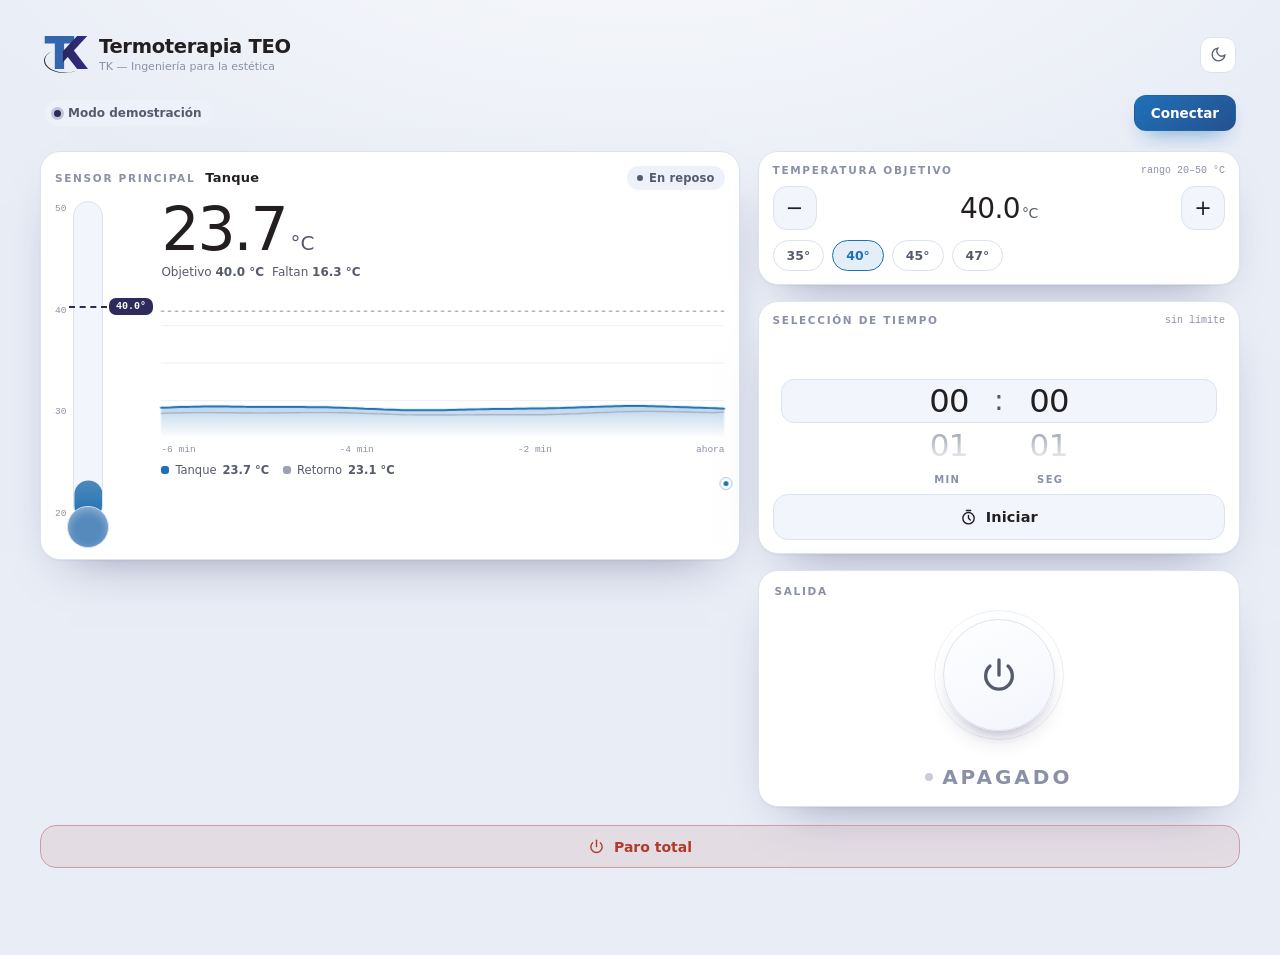
<file: termostato-1-rele.html>
<!DOCTYPE html>
<html lang="es">
<head>
<meta charset="UTF-8">
<meta name="viewport" content="width=device-width, initial-scale=1, viewport-fit=cover">
<title>Termoterapia TEO · TK</title>
<meta name="description" content="Control por Bluetooth del equipo de termoterapia TEO. El ESP32-C3 regula; la app solo envía órdenes.">
<meta name="theme-color" content="#1D71B8">
<link rel="manifest" href="./termostato-1-rele.webmanifest">
<link rel="apple-touch-icon" href="./icono-app-oscuro.svg">
<link rel="icon" href="data:image/svg+xml,%3Csvg xmlns=%22http://www.w3.org/2000/svg%22 viewBox=%2236.64 0 854.78 718.47%22 role=%22img%22 aria-label=%22TK%22%3E%3Cdefs%3E%3ClinearGradient id=%22fk%22 x1=%22421.29%22 y1=%22375.97%22 x2=%22908.96%22 y2=%22375.97%22 gradientUnits=%22userSpaceOnUse%22%3E%3Cstop offset=%220%22 stop-color=%22%2329265b%22/%3E%3Cstop offset=%22.64%22 stop-color=%22%232e2b7a%22/%3E%3C/linearGradient%3E%3C/defs%3E%3Cpolygon fill=%22%233466ae%22 points=%22246.71 639.26 246.71 143.38 50.36 143.38 50.36 0 622.95 0 622.95 143.38 427.52 143.38 427.52 639.26 246.71 639.26%22/%3E%3Cg transform=%22translate(-17.54 -56.34)%22%3E%3Cpolygon fill=%22url(%23fk)%22 points=%22908.96 695.6 634.65 339.57 894.35 56.34 696.18 56.34 421.3 351.31 421.3 564.81 515.83 463.52 698.92 695.6 908.96 695.6%22/%3E%3Cpath fill=%22%23313132%22 d=%22M463.23%2C765.85c-215.43%2C0-390.07-106.11-390.07-237%2C0-73.42%2C55-139%2C141.21-182.5-97.1%2C43.11-160.19%2C112.8-160.19%2C191.46%2C0%2C130.89%2C174.65%2C237%2C390.08%2C237%2C94.6%2C0%2C181.33-20.46%2C248.86-54.5-64.47%2C28.63-143.92%2C45.54-229.89%2C45.54%22/%3E%3C/g%3E%3C/svg%3E">
<style>
:root{
  --ground:#E9EDF6;
  --surface:#FFFFFF;
  --surface-2:#F2F5FC;
  --line:#DBE2F0;
  --line-soft:#EAEEF7;
  --ink:#231F20;
  --ink-2:#565B6C;
  --muted:#8A91A6;
  --azul:#1D71B8;
  --indigo:#2E2A5C;
  --c-cold:#1D71B8;
  --c-mid:#E5D6C2;
  --c-hot:#E8952C;
  --calor:#B96A12;
  --calor-bg:rgba(232,149,44,.16);
  --ok:#1B8F62;
  --ok-bg:rgba(27,143,98,.12);
  --stop:#B23A2B;
  --stop-bg:rgba(178,58,43,.09);
  --serie-1:#1D71B8;
  --serie-2:#9AA1B5;
  --chip:#EDF1FA;
  /* Logotipo oficial TK: azul de la T, degradado de la K y gris del arco */
  --lg-blue:#3466AE;
  --lg-k1:#29265B;
  --lg-k2:#2E2B7A;
  --lg-arc:#313132;
  --shadow:0 22px 50px -30px rgba(46,42,92,.55), 0 1px 2px rgba(46,42,92,.05);
  --r:20px;
  --track:186px;
  --chart-h:84px;
  --sans:"Segoe UI Variable Display","Segoe UI",system-ui,-apple-system,"Helvetica Neue",sans-serif;
  --mono:"Cascadia Mono",ui-monospace,"SF Mono",Consolas,monospace;
  --row:40px;
}
@media (prefers-color-scheme: dark){
  :root:not([data-theme="light"]){
    --ground:#0E0E22;
    --surface:#191934;
    --surface-2:#212143;
    --line:#2D2D55;
    --line-soft:#242449;
    --ink:#EDEFF8;
    --ink-2:#AEB4CB;
    --muted:#7B8299;
    --azul:#57A3E4;
    --indigo:#9A92F0;
    --c-cold:#3E8FD0;
    --c-mid:#C9B79E;
    --c-hot:#F2A83F;
    --calor:#F2A83F;
    --calor-bg:rgba(242,168,63,.16);
    --ok:#3EC38C;
    --ok-bg:rgba(62,195,140,.14);
    --stop:#E0705F;
    --stop-bg:rgba(224,112,95,.12);
    --serie-1:#57A3E4;
    --serie-2:#767D99;
    --chip:#242449;
    /* Sobre fondo oscuro el logotipo sube de luminosidad para no apagarse */
    --lg-blue:#7FAEE8;
    --lg-k1:#8F8AE6;
    --lg-k2:#A9A2F5;
    --lg-arc:#8A90A6;
    --shadow:0 24px 60px -34px rgba(0,0,0,.85), 0 1px 2px rgba(0,0,0,.4);
  }
}
:root[data-theme="dark"]{
  --ground:#0E0E22;
  --surface:#191934;
  --surface-2:#212143;
  --line:#2D2D55;
  --line-soft:#242449;
  --ink:#EDEFF8;
  --ink-2:#AEB4CB;
  --muted:#7B8299;
  --azul:#57A3E4;
  --indigo:#9A92F0;
  --c-cold:#3E8FD0;
  --c-mid:#C9B79E;
  --c-hot:#F2A83F;
  --calor:#F2A83F;
  --calor-bg:rgba(242,168,63,.16);
  --ok:#3EC38C;
  --ok-bg:rgba(62,195,140,.14);
  --stop:#E0705F;
  --stop-bg:rgba(224,112,95,.12);
  --serie-1:#57A3E4;
  --serie-2:#767D99;
  --chip:#242449;
  /* Sobre fondo oscuro el logotipo sube de luminosidad para no apagarse */
  --lg-blue:#7FAEE8;
  --lg-k1:#8F8AE6;
  --lg-k2:#A9A2F5;
  --lg-arc:#8A90A6;
  --shadow:0 24px 60px -34px rgba(0,0,0,.85), 0 1px 2px rgba(0,0,0,.4);
}

*{box-sizing:border-box}
html,body{margin:0}
body{
  background:
    radial-gradient(1100px 520px at 50% -12%, color-mix(in srgb, var(--surface) 70%, transparent), transparent 70%),
    var(--ground);
  color:var(--ink);
  font-family:var(--sans);
  -webkit-font-smoothing:antialiased;
  min-height:100vh;
  min-height:100dvh;
  padding:13px 14px 26px;
  padding-left:max(14px, env(safe-area-inset-left));
  padding-right:max(14px, env(safe-area-inset-right));
  padding-bottom:max(26px, env(safe-area-inset-bottom));
}
button{font-family:inherit;color:inherit;cursor:pointer}
:focus-visible{outline:2px solid var(--azul);outline-offset:3px;border-radius:6px}

/* ============ REJILLA RESPONSIVA ============
   Teléfono: una columna.
   Tablet:   dos columnas, el monitor cruza las dos.
   Escritorio: monitor a la izquierda, controles en un riel a la derecha. */
.app{max-width:472px;margin-inline:auto;display:flex;flex-direction:column;gap:10px}
.rail{display:flex;flex-direction:column;gap:10px;min-width:0}

/* Tablet: el riel se parte en dos; la salida cruza las dos columnas. */
@media (min-width:760px){
  :root{--track:268px;--chart-h:112px;--row:44px}
  body{padding:26px 22px 48px}
  .app{max-width:900px;gap:16px}
  .rail{display:grid;grid-template-columns:1fr 1fr;gap:16px;align-items:start}
  .rail>.power{grid-column:1 / -1}
}

/* Escritorio: monitor a la izquierda, riel de controles a la derecha.
   Colocación automática — nada depende de contar filas, así la alerta
   de error puede aparecer sin descuadrar el resto. */
@media (min-width:1200px){
  :root{--track:320px;--chart-h:150px}
  body{padding:34px 28px 56px}
  .app{
    max-width:1200px;
    display:grid;
    grid-template-columns:minmax(0,1.45fr) minmax(340px,1fr);
    align-items:start;
    gap:18px;
  }
  .app>.topbar,.app>.connbar,.app>.alert,.app>.stop,.app>.foot{grid-column:1 / -1}
  /* El align-items:start de la regla de tablet sigue vigente aqui y, en
     columna, encoge las tarjetas al ancho de su contenido: se devuelve. */
  .rail{display:flex;flex-direction:column;gap:16px;align-items:stretch}
}

.eyebrow{
  font-size:10.5px;letter-spacing:.16em;text-transform:uppercase;
  color:var(--muted);font-weight:600;
}
.card{
  background:var(--surface);
  border:1px solid var(--line);
  border-radius:var(--r);
  box-shadow:var(--shadow);
}

/* ---- Encabezado ---- */
.topbar{display:flex;align-items:center;gap:11px;padding:2px 4px}
.mark{width:44px;height:37px;flex:none}
.titles{display:flex;flex-direction:column;gap:2px;margin-right:auto;min-width:0}
.titles h1{margin:0;font-size:19.5px;font-weight:650;letter-spacing:-.015em;line-height:1.12}
.brandline{
  font-size:11px;color:var(--muted);line-height:1.2;
  white-space:nowrap;overflow:hidden;text-overflow:ellipsis;
}
.icon-btn{
  width:36px;height:36px;border-radius:11px;border:1px solid var(--line);
  background:var(--surface);display:grid;place-items:center;color:var(--ink-2);
  transition:border-color .18s, color .18s, transform .18s;
}
.icon-btn svg{width:17px;height:17px}

/* Sol y luna comparten celda de rejilla: se cruzan girando, sin saltos.
   Cuál se ve lo decide data-icon, que el JS fija según el tema en vigor. */
.theme-btn svg{grid-area:1 / 1;transition:opacity .24s ease, transform .42s cubic-bezier(.22,1,.36,1)}
.theme-btn .i-sun{opacity:0;transform:rotate(-80deg) scale(.5)}
.theme-btn .i-moon{opacity:0;transform:rotate(80deg) scale(.5)}
.theme-btn[data-icon="sun"] .i-sun,
.theme-btn[data-icon="moon"] .i-moon{opacity:1;transform:none}

/* ---- Barra de conexion ---- */
.connbar{display:flex;align-items:center;gap:10px;padding:2px 4px}
.pill{
  display:inline-flex;align-items:center;gap:7px;
  padding:6px 11px 6px 9px;border-radius:999px;
  background:var(--chip);border:1px solid var(--line-soft);
  font-size:12px;font-weight:560;color:var(--ink-2);margin-right:auto;
}
.pill .dot{width:7px;height:7px;border-radius:50%;background:var(--muted);flex:none}
.pill[data-state="demo"] .dot{background:var(--indigo);box-shadow:0 0 0 3px color-mix(in srgb,var(--indigo) 22%,transparent)}
.pill[data-state="on"] .dot{background:var(--ok);box-shadow:0 0 0 3px var(--ok-bg)}
.pill[data-state="wait"] .dot{background:var(--c-hot);animation:blink 1s infinite}
/* Conexión caída después de haber tenido equipo: ni verde ni demostración */
.pill[data-state="perdida"]{color:var(--stop)}
.pill[data-state="perdida"] .dot{background:var(--stop);box-shadow:0 0 0 3px var(--stop-bg)}
@keyframes blink{50%{opacity:.25}}
.btn{
  border:1px solid var(--line);background:var(--surface);
  padding:9px 16px;border-radius:12px;font-size:13.5px;font-weight:600;
  transition:transform .16s, box-shadow .16s, background .16s, border-color .16s;
}
.btn:active{transform:translateY(0)}
.btn-primary{
  background:linear-gradient(140deg,var(--azul),color-mix(in srgb,var(--azul) 55%,var(--indigo)));
  border-color:transparent;color:#fff;
  box-shadow:0 10px 22px -12px rgba(29,113,184,.95);
}

/* ---- Indicador hibrido ---- */
.monitor{padding:14px 14px 12px;display:flex;flex-direction:column;gap:11px}
.monitor-head{display:flex;align-items:center;gap:10px}
.sensor-name{
  font-size:13px;font-weight:650;letter-spacing:.02em;color:var(--ink);
  border-bottom:1px dashed transparent;padding-bottom:1px;outline:none;
}
.sensor-name:hover,.sensor-name:focus{border-bottom-color:var(--muted)}
.chip{
  margin-left:auto;display:inline-flex;align-items:center;gap:6px;
  padding:5px 10px;border-radius:999px;font-size:11.5px;font-weight:650;
  letter-spacing:.01em;background:var(--chip);color:var(--ink-2);
  transition:background .25s, color .25s;
}
.chip i{width:6px;height:6px;border-radius:50%;background:currentColor;flex:none}
.chip[data-mode="heat"]{background:var(--calor-bg);color:var(--calor)}
.chip[data-mode="hold"]{background:var(--ok-bg);color:var(--ok)}
.monitor-body{display:flex;gap:16px;align-items:stretch}

/* Termometro */
.thermo{display:flex;gap:7px;align-items:stretch;flex:none;padding:0 42px 26px 0;touch-action:none}
.ticks{
  height:var(--track);display:flex;flex-direction:column;justify-content:space-between;
  align-items:flex-end;font-family:var(--mono);font-size:9.5px;color:var(--muted);
  padding-block:2px;
}
.track{
  position:relative;width:30px;height:var(--track);border-radius:16px;
  background:var(--surface-2);border:1px solid var(--line);
  cursor:ns-resize;overflow:visible;
}
/* El relleno es de altura fija y se revela con clip-path: no toca layout.
   El redondeo va en el propio inset para conservar la forma del tubo. */
.fill{
  position:absolute;left:0;right:0;bottom:0;height:100%;border-radius:15px;overflow:hidden;
  clip-path:inset(100% 0 0 0 round 15px);
  transition:clip-path .5s cubic-bezier(.4,0,.2,1);
}
.fill span{
  position:absolute;left:0;right:0;bottom:0;height:100%;
  background:linear-gradient(to top,var(--c-cold),var(--c-mid) 52%,var(--c-hot));
}
/* Se posiciona con translateY en px, no con bottom: transform va por GPU */
.target{
  position:absolute;left:-5px;right:-5px;height:0;border-top:2px dashed var(--indigo);
  bottom:0;transition:transform .35s ease;pointer-events:none;will-change:transform;
}
/* Durante el arrastre no hay transición: la línea debe seguir al dedo, no perseguirlo.
   Lleva !important porque el bloque de movimiento reducido fija duración a todo. */
.dragging .fill,.dragging .target{transition:none !important}
.target b{
  position:absolute;right:-46px;top:-10px;font-family:var(--mono);font-size:10px;
  font-weight:600;color:#fff;background:var(--indigo);padding:3px 7px;border-radius:7px;
  white-space:nowrap;
}
.bulb{
  position:absolute;left:50%;bottom:-28px;transform:translateX(-50%);
  width:42px;height:42px;border-radius:50%;
  border:1px solid var(--line);background:var(--c-cold);
  box-shadow:inset 0 3px 8px rgba(255,255,255,.35);
  transition:background .25s ease;
}
/* El halo late con transform+opacity sobre un pseudo, no animando box-shadow:
   antes esto repintaba en bucle mientras el equipo calentara. */
.bulb::after{
  content:"";position:absolute;inset:-1px;border-radius:50%;z-index:-1;
  background:var(--calor-bg);opacity:0;
}
.heating .bulb::after{animation:pulse 2.2s ease-in-out infinite}
@keyframes pulse{
  0%,100%{transform:scale(1);opacity:0}
  50%{transform:scale(1.5);opacity:1}
}

/* Lectura + grafica */
.readout{flex:1;min-width:0;display:flex;flex-direction:column}
.big{display:flex;align-items:baseline;gap:4px;line-height:1;margin-top:-2px}
.big em{
  font-style:normal;font-size:clamp(42px,12vw,60px);font-weight:250;
  letter-spacing:-.035em;font-variant-numeric:tabular-nums;
}
.big .deg{font-size:20px;font-weight:400;color:var(--ink-2)}
.sub{font-size:12px;color:var(--ink-2);margin-top:6px;display:flex;gap:8px;flex-wrap:wrap}
.sub b{font-weight:650;font-variant-numeric:tabular-nums}
.chart-wrap{position:relative;margin-top:9px;height:var(--chart-h)}
.chart{width:100%;height:var(--chart-h);display:block;overflow:visible}
.chart .grid{stroke:var(--line-soft);stroke-width:1}
.chart .sp{stroke:var(--indigo);stroke-width:1.2;stroke-dasharray:3 4;opacity:.65;fill:none}
.chart .l1{stroke:var(--serie-1);stroke-width:2;fill:none;stroke-linejoin:round;stroke-linecap:round}
.chart .l2{stroke:var(--serie-2);stroke-width:1.4;fill:none;opacity:.75}
/* Se posiciona con translateY en px, no con top */
.tip{
  position:absolute;right:-1px;top:0;width:9px;height:9px;border-radius:50%;
  background:var(--serie-1);border:2px solid var(--surface);
  transform:translate(50%,-50%);transition:transform .5s ease;will-change:transform;
}
.tip::after{
  content:"";position:absolute;inset:-4px;border-radius:50%;
  border:1.5px solid var(--serie-1);opacity:.4;animation:ripple 2.4s ease-out infinite;
}
@keyframes ripple{0%{transform:scale(.6);opacity:.55}100%{transform:scale(2);opacity:0}}
.axis{display:flex;justify-content:space-between;font-family:var(--mono);font-size:9.5px;color:var(--muted);margin-top:6px}
.legend{display:flex;gap:14px;margin-top:8px;font-size:11.5px;color:var(--ink-2)}
.legend span{display:inline-flex;align-items:center;gap:6px}
.legend i{width:8px;height:8px;border-radius:3px;flex:none}
.legend .mudo{opacity:.4}
.legend b{font-variant-numeric:tabular-nums}

/* ---- Controles ---- */
.ctrl{padding:12px 14px 13px;display:flex;flex-direction:column;gap:10px}
.ctrl-head{display:flex;align-items:center;gap:8px}
.ctrl-head .hint{margin-left:auto;font-family:var(--mono);font-size:10px;color:var(--muted)}
.stepper{display:flex;align-items:center;gap:12px}
.step{
  width:44px;height:44px;border-radius:14px;border:1px solid var(--line);
  background:var(--surface-2);font-size:21px;font-weight:300;line-height:1;
  display:grid;place-items:center;color:var(--ink);
  transition:background .16s, border-color .16s, transform .12s;
}
.step:active{transform:scale(.97)}
.value{
  flex:1;text-align:center;font-size:28px;font-weight:350;letter-spacing:-.02em;
  font-variant-numeric:tabular-nums;
}
.value small{font-size:14px;color:var(--ink-2);font-weight:450;margin-left:2px}
.chips{display:flex;gap:8px;flex-wrap:wrap}
.qc{
  border:1px solid var(--line);background:transparent;color:var(--ink-2);
  padding:7px 13px;border-radius:999px;font-size:12.5px;font-weight:600;
  transition:border-color .16s ease, color .16s ease, background .16s ease;
}
.qc[aria-pressed="true"]{
  background:color-mix(in srgb,var(--azul) 12%,transparent);
  border-color:var(--azul);color:var(--azul);
}

/* ============ TEMPORIZADOR ============ */
.timer{padding:12px 14px 13px;display:flex;flex-direction:column;gap:9px}

/* Selector de rueda: dos columnas con scroll-snap */
.tpick{
  position:relative;display:flex;align-items:center;justify-content:center;gap:4px;
  height:calc(var(--row) * 3);
  transition:opacity .2s ease;
}
.tband{
  position:absolute;left:8px;right:8px;top:50%;transform:translateY(-50%);
  height:var(--row);border-radius:13px;background:var(--surface-2);
  border:1px solid var(--line);pointer-events:none;
}
.tpick::before,.tpick::after{
  content:"";position:absolute;left:0;right:0;height:var(--row);pointer-events:none;z-index:2;
}
.tpick::before{top:0;background:linear-gradient(var(--surface),transparent)}
.tpick::after{bottom:0;background:linear-gradient(transparent,var(--surface))}
.tcol{
  position:relative;z-index:1;width:82px;height:100%;
  overflow-y:scroll;scroll-snap-type:y mandatory;
  scrollbar-width:none;-ms-overflow-style:none;
  text-align:center;touch-action:pan-y;
}
.tcol::-webkit-scrollbar{display:none}
.tcol .pad{height:var(--row)}
.tcol b{
  display:block;height:var(--row);line-height:var(--row);scroll-snap-align:center;
  font-size:31px;font-weight:300;font-variant-numeric:tabular-nums;letter-spacing:-.02em;
  color:var(--muted);transition:color .18s ease, transform .18s ease;
}
.tcol b[data-sel]{color:var(--ink);transform:scale(1.04)}
.tsep{
  font-size:29px;font-weight:250;color:var(--ink-2);padding-bottom:3px;
  position:relative;z-index:3;font-variant-numeric:tabular-nums;
}
/* Mismos anchos que .tpick (82 + 4 + sep + 4 + 82) para que caigan bajo su columna */
.tunits{display:flex;justify-content:center;align-items:center;gap:4px;margin-top:-2px}
.tunits span{width:82px;text-align:center;font-size:10px;letter-spacing:.14em;
  text-transform:uppercase;color:var(--muted);font-weight:600}
.tunits i{width:13px;flex:none}

/* Cuenta regresiva en marcha */
.tlive{display:none;flex-direction:column;align-items:center;gap:4px;height:calc(var(--row) * 3);justify-content:center}
.tlive em{
  font-style:normal;font-size:46px;font-weight:250;letter-spacing:-.03em;
  font-variant-numeric:tabular-nums;color:var(--ink);line-height:1;
}
.tlive span{font-size:11.5px;color:var(--muted);letter-spacing:.04em}
.timer.running .tpick,.timer.running .tunits{display:none}
.timer.running .tlive{display:flex;animation:tswap 160ms ease-out}
.timer:not(.running) .tpick{animation:tswap 160ms ease-out}
@keyframes tswap{from{opacity:0}to{opacity:1}}

/* Boton de tiempo */
.tbtn{
  position:relative;overflow:hidden;isolation:isolate;
  width:100%;height:46px;border-radius:15px;border:1px solid var(--line);
  background:var(--surface-2);color:var(--ink);
  font-size:14.5px;font-weight:650;letter-spacing:.01em;
  display:flex;align-items:center;justify-content:center;gap:9px;
  transition:transform .14s cubic-bezier(.22,1,.36,1), border-color .2s ease, color .2s ease;
}
.tbtn:active{transform:scale(.975)}
.tbtn svg{width:17px;height:17px;position:relative;z-index:2}
.tbtn .lbl{position:relative;z-index:2}
/* Relleno de progreso: scaleX, no width, para no relayout en cada tick */
.tbtn .prog{
  position:absolute;inset:0;z-index:1;transform-origin:left;transform:scaleX(0);
  background:color-mix(in srgb,var(--azul) 16%,transparent);
  transition:transform 700ms linear;
}
/* Onda al presionar */
.tbtn .ring{
  position:absolute;left:50%;top:50%;width:16px;height:16px;border-radius:50%;
  transform:translate(-50%,-50%) scale(0);opacity:0;z-index:1;
  background:color-mix(in srgb,var(--azul) 30%,transparent);
}
.tbtn.pressed .ring{animation:tring 200ms cubic-bezier(.22,1,.36,1)}
@keyframes tring{
  0%{transform:translate(-50%,-50%) scale(0);opacity:.65}
  100%{transform:translate(-50%,-50%) scale(26);opacity:0}
}
.timer.running .tbtn{
  border-color:color-mix(in srgb,var(--c-hot) 50%,var(--line));
  color:var(--calor);
}
.timer.running .tbtn .prog{background:var(--calor-bg)}

/* ---- Salida unica ----
   Es el gesto principal del equipo: va centrado, grande, y el estado se lee
   debajo en palabra completa. Todas las capas del boton comparten una celda
   de rejilla, asi que se apilan centradas sin position:absolute. */
.power{padding:14px 16px 17px;display:flex;flex-direction:column;align-items:center;gap:13px;
  transition:border-color .3s ease}
.power .eyebrow{align-self:flex-start}
.power-btn{
  position:relative;display:grid;place-items:center;
  width:130px;height:130px;border:0;padding:0;background:none;border-radius:50%;
  -webkit-tap-highlight-color:transparent;
  transition:transform .18s cubic-bezier(.22,1,.36,1);
}
.power-btn>*{grid-area:1 / 1}
.power-btn:active{transform:scale(.965)}
.power-btn:focus-visible{outline:2px solid var(--azul);outline-offset:6px;border-radius:50%}
/* Aro exterior: enmarca el disco y da sensacion de mando fisico. */
.pb-rim{
  width:130px;height:130px;border-radius:50%;pointer-events:none;
  border:1px solid var(--line-soft);
  transition:border-color .32s ease;
}
.power.on .pb-rim{border-color:color-mix(in srgb,var(--c-hot) 38%,transparent)}
.pb-disc{
  width:112px;height:112px;border-radius:50%;
  background:linear-gradient(158deg,var(--surface),var(--surface-2));
  border:1px solid var(--line);
  box-shadow:inset 0 1px 0 rgba(255,255,255,.5), 0 14px 28px -20px rgba(46,42,92,.9);
  transition:background .32s ease, border-color .32s ease, box-shadow .32s ease;
}
.power.on .pb-disc{
  background:
    radial-gradient(120% 120% at 32% 16%, color-mix(in srgb,var(--c-hot) 78%,#fff), transparent 60%),
    linear-gradient(150deg,var(--c-hot),color-mix(in srgb,var(--c-hot) 55%,var(--stop)));
  border-color:transparent;
  box-shadow:0 22px 44px -18px color-mix(in srgb,var(--c-hot) 95%,transparent),
             inset 0 1px 0 rgba(255,255,255,.32);
}
/* Halo: late solo mientras hay salida. Escala y opacidad, nunca box-shadow. */
.pb-halo{width:112px;height:112px;border-radius:50%;background:var(--calor-bg);opacity:0;pointer-events:none}
.power.on .pb-halo{animation:pb-pulse 2.6s ease-in-out infinite}
@keyframes pb-pulse{0%,100%{transform:scale(1);opacity:0}45%{transform:scale(1.3);opacity:1}}
/* Anillo de confirmacion al pulsar: sale del boton y se desvanece. */
.pb-ring{
  width:112px;height:112px;border-radius:50%;pointer-events:none;
  border:2px solid color-mix(in srgb,var(--c-hot) 55%,transparent);
  transform:scale(.55);opacity:0;
}
.power-btn.pressed .pb-ring{animation:pb-ring 520ms cubic-bezier(.22,1,.36,1)}
@keyframes pb-ring{0%{transform:scale(.55);opacity:.85}100%{transform:scale(1.36);opacity:0}}
.pb-icon{width:40px;height:40px;color:var(--ink-2);
  transition:color .32s ease, transform .32s cubic-bezier(.22,1,.36,1)}
.power.on .pb-icon{color:#fff;transform:scale(1.06)}
.power-state{
  /* 12 px extra sobre el hueco de la tarjeta: el anillo sobresale ~10 px del
     aro y la palabra tiene que quedar limpia. */
  margin-top:12px;
  display:flex;align-items:center;gap:9px;
  font-size:20px;font-weight:700;letter-spacing:.15em;text-transform:uppercase;
  color:var(--muted);transition:color .32s ease;
}
.power-state i{width:8px;height:8px;border-radius:50%;background:currentColor;opacity:.45;flex:none;
  transition:opacity .32s ease, box-shadow .32s ease}
.power.on{border-color:color-mix(in srgb,var(--c-hot) 45%,var(--line))}
.power.on .power-state{color:var(--calor)}
.power.on .power-state i{opacity:1;box-shadow:0 0 0 4px var(--calor-bg)}

/* Con una sesión en marcha el botón manual no manda: se dice, no se esconde. */
.power-nota{
  display:none;align-items:center;gap:6px;margin:0;
  font-size:11px;line-height:1.45;color:var(--muted);text-align:center;
}
.power.bloqueada .power-nota{display:flex}
.power-nota svg{width:12px;height:12px;flex:none}
.power.bloqueada .power-btn{cursor:not-allowed}
.power.bloqueada .power-btn:active{transform:none}

/* ---- Paro + pie ---- */
.stop{
  display:flex;align-items:center;justify-content:center;gap:9px;
  width:100%;padding:12px;border-radius:16px;
  border:1px solid color-mix(in srgb,var(--stop) 40%,var(--line));
  background:var(--stop-bg);color:var(--stop);font-size:14px;font-weight:680;
  transition:background .18s, transform .16s;
}
.stop svg{width:17px;height:17px}

/* ---- Hover: solo con ratón de verdad ----
   En pantalla táctil el tap dispara un hover falso y el elemento
   se queda levantado hasta que tocas otra cosa. */
@media (hover:hover) and (pointer:fine){
  .icon-btn:hover{border-color:var(--azul);color:var(--azul);transform:translateY(-1px)}
  .btn:hover{transform:translateY(-1px)}
  .step:hover{border-color:var(--azul);color:var(--azul)}
  .qc:hover{border-color:var(--azul);color:var(--azul)}
  .tbtn:hover{border-color:var(--azul)}
  .power-btn:hover{transform:scale(1.025)}
  .power-btn:hover .pb-disc{border-color:color-mix(in srgb,var(--c-hot) 45%,var(--line))}
  .stop:hover{background:color-mix(in srgb,var(--stop) 16%,transparent);transform:translateY(-1px)}
}
.foot{display:flex;flex-direction:column;align-items:center;gap:9px;margin-top:2px}
.sig{
  margin:0;display:flex;align-items:center;gap:9px;
  font-size:10px;letter-spacing:.13em;text-transform:uppercase;font-weight:650;
  color:var(--muted);opacity:.85;
}
.sig i{width:3px;height:3px;border-radius:50%;background:currentColor;flex:none;opacity:.6}
.sig b{font-family:var(--mono);font-weight:600;letter-spacing:.05em}
.toast{
  position:fixed;left:50%;bottom:22px;transform:translate(-50%,20px);
  background:var(--indigo);color:#fff;padding:10px 18px;border-radius:999px;
  font-size:13px;font-weight:600;opacity:0;pointer-events:none;
  transition:opacity .25s, transform .25s;z-index:50;
  box-shadow:0 16px 30px -18px rgba(0,0,0,.8);
}
.toast.show{opacity:1;transform:translate(-50%,0)}
.alert{
  display:none;gap:9px;align-items:center;padding:11px 14px;border-radius:14px;
  background:var(--stop-bg);border:1px solid color-mix(in srgb,var(--stop) 35%,transparent);
  color:var(--stop);font-size:12.5px;font-weight:600;
}
.alert.show{display:flex}

/* Con el mando en el equipo la app pasa a ser un visor. Se dice claro y se
   apagan los controles: dejar botones que no hacen nada es peor que quitarlos. */
.local{
  display:none;gap:9px;align-items:center;padding:11px 14px;border-radius:14px;
  background:var(--chip);border:1px solid var(--line);
  color:var(--ink-2);font-size:12.5px;line-height:1.45;
}
.local.show{display:flex}
.local svg{width:16px;height:16px;flex:none;color:var(--azul)}
.local b{color:var(--ink)}
.solo-mirar .power-btn,.solo-mirar .tbtn,.solo-mirar .step,
.solo-mirar .qc,.solo-mirar .stop{opacity:.42;cursor:not-allowed;filter:grayscale(.45)}
.solo-mirar .power-btn:active,.solo-mirar .tbtn:active,.solo-mirar .stop:active{transform:none}
.solo-mirar .track{cursor:not-allowed}

/* ============ SPLASH · Sello ============
   Índigo constante en los dos temas: continúa el icono de la app. */
#splash{
  position:fixed;inset:0;z-index:100;display:grid;place-items:center;
  background:linear-gradient(160deg,#2E2A5C,#1B1840);
  animation:sp-out 200ms cubic-bezier(.23,1,.32,1) 420ms forwards;
}
#splash .in{display:flex;flex-direction:column;align-items:center;gap:22px;position:relative}
#splash .halo{
  position:absolute;width:390px;height:390px;border-radius:50%;
  background:radial-gradient(circle,rgba(87,163,228,.26),transparent 68%);
  opacity:0;transform:scale(.6);animation:sp-halo 380ms cubic-bezier(.22,1,.36,1) forwards;
}
/* El propio logotipo ya trae la firma de marca: no hace falta texto aparte. */
#splash{--lg-blue:#FFFFFF;--lg-k1:#6E9FDD;--lg-k2:#9AC0F2;--lg-arc:#8F93A3}
#splash svg{width:min(248px,62vw);height:auto;display:block;position:relative;
  opacity:0;transform:scale(1.14);animation:sp-land 320ms cubic-bezier(.16,1.02,.3,1) 30ms forwards}
@keyframes sp-halo{to{opacity:1;transform:scale(1)}}
@keyframes sp-land{to{opacity:1;transform:scale(1)}}
@keyframes sp-out{to{opacity:0;transform:scale(1.04);visibility:hidden}}
/* Entra solapada con la salida del splash: se lee como un solo cruce.
   App utilizable a los ~450 ms; splash retirado del todo a los 620 ms. */
.app{opacity:0;transform:translateY(10px);animation:app-in 240ms cubic-bezier(.22,1,.36,1) 450ms forwards}
@keyframes app-in{to{opacity:1;transform:none}}

/* Con la app apretada casi no hay scroll; el poco que queda separa las
   secciones en vez de arrastrarlas todas juntas. La clase la pone el JS,
   asi que sin JS no se esconde nada. */
.reveal{opacity:0;transform:translateY(16px);
  transition:opacity .5s cubic-bezier(.22,1,.36,1), transform .5s cubic-bezier(.22,1,.36,1)}
.reveal.seen{opacity:1;transform:none}

@media (max-width:400px){
  :root{--track:176px;--row:38px;--chart-h:78px}
}
/* Movimiento reducido: se quita el desplazamiento, no el fundido.
   Los cambios de opacidad y color ayudan a entender qué cambió y se conservan. */
@media (prefers-reduced-motion:reduce){
  /* nada de recorrer distancia */
  #splash svg,#splash .halo,.app{transform:none !important}
  /* nada de latidos ni ondas en bucle */
  .heating .bulb::after,.tip::after,.pill[data-state="wait"] .dot,.tbtn.pressed .ring,
  .power.on .pb-halo,.power-btn.pressed .pb-ring{animation:none !important}
  .heating .bulb::after{opacity:.9}
  /* ni desplazamientos de 1px al pasar el ratón */
  .btn:hover,.icon-btn:hover,.power-btn:hover,.stop:hover{transform:none !important}
  /* Se acorta elemento por elemento, nunca con `*`: un selector universal
     con duración le pone `transition: all` a toda la página. */
  #splash,#splash .halo,#splash svg{animation-duration:160ms !important}
  #splash{animation-delay:260ms !important}
  .app{animation-duration:160ms !important;animation-delay:270ms !important}
  .fill,.target,.tip,.bulb,.tbtn .prog{transition-duration:160ms !important}
  .reveal{opacity:1 !important;transform:none !important;transition:none !important}
  .tcol{scroll-behavior:auto}
}
</style>
</head>
<body>

<div id="splash" aria-hidden="true">
  <div class="in">
    <div class="halo"></div>
    <svg viewBox="0 0 964.91 887.32" aria-label="TK · Ingeniería para la estética">
      <defs><linearGradient id="sk" x1="421.29" y1="375.97" x2="908.96" y2="375.97" gradientUnits="userSpaceOnUse"><stop offset="0" style="stop-color:var(--lg-k1)"/><stop offset=".64" style="stop-color:var(--lg-k2)"/></linearGradient><linearGradient id="st" x1="17.54" y1="897.38" x2="418.43" y2="897.38" gradientUnits="userSpaceOnUse"><stop offset="0" style="stop-color:var(--lg-k1)"/><stop offset=".64" style="stop-color:var(--lg-k2)"/></linearGradient></defs>
      <polygon fill="var(--lg-blue)" points="246.71 639.26 246.71 143.38 50.36 143.38 50.36 0 622.95 0 622.95 143.38 427.52 143.38 427.52 639.26 246.71 639.26"/>
      <g transform="translate(-17.54 -56.34)"><polygon fill="url(#sk)" points="908.96 695.6 634.65 339.57 894.35 56.34 696.18 56.34 421.3 351.31 421.3 564.81 515.83 463.52 698.92 695.6 908.96 695.6"/><path fill="url(#st)" d="M418.43,923H405.62l.19-6.54a17.51,17.51,0,0,1-6.47,6.33,19.45,19.45,0,0,1-9.2,2,18,18,0,0,1-14.6-6.73c-3.69-4.47-5.54-10.4-5.54-17.75,0-7.67,1.83-13.68,5.46-18s8.67-6.41,15.13-6.41a17.16,17.16,0,0,1,8.89,2.27,18.55,18.55,0,0,1,6.43,6.78v-7.51h12.52Zm-12.06-22.8c0-4.1-1-7.33-3.07-9.72A10.5,10.5,0,0,0,395,886.9a10.68,10.68,0,0,0-8.46,3.53c-2.07,2.37-3.1,5.63-3.1,9.75s1,7.29,3.05,9.58a12.09,12.09,0,0,0,16.91,0C405.38,907.47,406.37,904.3,406.37,900.18Zm-34.2-46.53-14.52,17.1h-6.57l9.13-17.1ZM352,923v-45.5h13.19V923ZM331.2,889.16q2-6.61,5.74-9.93a13.57,13.57,0,0,1,9.26-3.29,28.83,28.83,0,0,1,4.12.49l.84.13-2,14.19a16.15,16.15,0,0,0-3-.91,17.16,17.16,0,0,0-3.18-.3c-4,0-6.92,1-8.67,3.07s-2.67,5.52-2.67,10.34v20H318.44v-45.5h13Zm-17.05,14.36H280a11.77,11.77,0,0,0,3.58,7.32,11,11,0,0,0,7.57,2.45,13.06,13.06,0,0,0,6.24-1.4,11.23,11.23,0,0,0,4.36-4.2L312.38,913a24.34,24.34,0,0,1-9,8.86,25.63,25.63,0,0,1-12.57,2.91c-7.35,0-13.2-2.21-17.48-6.6s-6.46-10.29-6.46-17.69q0-10.71,6.76-17.64t17.29-6.92q10.86,0,17.15,6.47c4.2,4.33,6.3,10.2,6.3,17.66,0,.4,0,.83,0,1.32S314.23,902.57,314.15,903.52Zm-13.08-8a10,10,0,0,0-3.13-6.52,10.4,10.4,0,0,0-7-2.2,10.79,10.79,0,0,0-7.14,2.2,10.3,10.3,0,0,0-3.39,6.52ZM248.82,923v-45.5H262V923Zm-1.16-64.19a7.77,7.77,0,0,1,7.71-7.7,7.74,7.74,0,0,1,5.52,2.24,7.69,7.69,0,0,1,0,10.93,7.59,7.59,0,0,1-5.52,2.29A7.26,7.26,0,0,1,250,864.2,7.39,7.39,0,0,1,247.66,858.79ZM195.29,923v-45.5h13v7.13a24.63,24.63,0,0,1,7.7-6.57,19.61,19.61,0,0,1,9.1-2.1,20,20,0,0,1,8.88,1.78,13.15,13.15,0,0,1,5.66,5.47,15,15,0,0,1,1.48,4.28,45.23,45.23,0,0,1,.43,7.51v28H228.27V900.5q0-8.4-1.94-11.09c-1.32-1.81-3.53-2.7-6.68-2.7a11.13,11.13,0,0,0-5,1.14,10.76,10.76,0,0,0-5.57,6.91,27.77,27.77,0,0,0-.54,6.39V923ZM191,903.52H156.8a11.82,11.82,0,0,0,3.58,7.32,11,11,0,0,0,7.57,2.45,13.08,13.08,0,0,0,6.25-1.4,11.3,11.3,0,0,0,4.36-4.2L189.22,913a24.39,24.39,0,0,1-9,8.86,25.67,25.67,0,0,1-12.58,2.91c-7.35,0-13.19-2.21-17.47-6.6s-6.46-10.29-6.46-17.69q0-10.71,6.75-17.64t17.29-6.92q10.86,0,17.15,6.47c4.2,4.33,6.3,10.2,6.3,17.66,0,.4,0,.83,0,1.32S191.08,902.57,191,903.52Zm-13.09-8a10,10,0,0,0-3.12-6.52,10.44,10.44,0,0,0-7-2.2,10.74,10.74,0,0,0-7.13,2.2,10.36,10.36,0,0,0-3.4,6.52Zm-50.65,4.66c0-4-1-7.19-3.07-9.54a10.58,10.58,0,0,0-8.35-3.47,10.79,10.79,0,0,0-8.48,3.45q-3.08,3.46-3.07,9.56t3,9.45c2,2.26,4.82,3.39,8.46,3.39s6.43-1.13,8.45-3.39S127.26,904.22,127.26,900.18Zm12,22.05c0,4.79-.27,8.16-.83,10.12a11.9,11.9,0,0,1-3,5.06,17.55,17.55,0,0,1-7.59,4.74,37,37,0,0,1-11.28,1.51q-11.1,0-16.83-3.53c-3.85-2.34-5.92-5.92-6.27-10.71H108a5,5,0,0,0,2.42,3.93,12.23,12.23,0,0,0,6.17,1.24c3.58,0,6.19-.92,7.78-2.78s2.37-4.95,2.37-9.29V916a17.59,17.59,0,0,1-6.35,6.24,18,18,0,0,1-8.86,2.05q-9.37,0-15-6.57t-5.63-17.69q0-11.31,5.49-17.72t15.11-6.41a17,17,0,0,1,8.83,2.29A18.78,18.78,0,0,1,126.8,885v-7.51h12.41ZM40.68,923v-45.5h13v7.13a24.85,24.85,0,0,1,7.7-6.57,19.64,19.64,0,0,1,9.1-2.1,20,20,0,0,1,8.89,1.78A13.13,13.13,0,0,1,85,883.19a14.42,14.42,0,0,1,1.48,4.28,45,45,0,0,1,.44,7.51v28H73.67V900.5q0-8.4-1.94-11.09c-1.32-1.81-3.53-2.7-6.68-2.7a11.2,11.2,0,0,0-5,1.14,10.76,10.76,0,0,0-5.57,6.91,28.35,28.35,0,0,0-.54,6.39V923Zm-23.14,0v-67.9H32.06V923Z"/><path fill="var(--lg-blue)" d="M982.46,880.55V923H975.4v-7.7a18.32,18.32,0,0,1-6.49,7.06,16.58,16.58,0,0,1-8.88,2.45q-9.16,0-14.73-6.3t-5.6-16.62c0-7,1.8-12.54,5.44-16.66s8.45-6.2,14.51-6.2a17.48,17.48,0,0,1,9.26,2.37,17.26,17.26,0,0,1,6.33,7.14v-8Zm-7.06,21.62c0-4.79-1.29-8.64-3.9-11.58a13.06,13.06,0,0,0-10.23-4.39c-4.37,0-7.76,1.35-10.21,4s-3.66,6.44-3.66,11.26c0,5.14,1.24,9.1,3.69,11.87s5.95,4.17,10.45,4.17c4.33,0,7.75-1.34,10.2-4.06S975.4,907,975.4,902.17Zm-36.87,10.74v8.46a23.07,23.07,0,0,1-6.46,2.56,34.28,34.28,0,0,1-7.78.86q-9.81,0-15.83-6.25t-6-16.37c0-6.81,2.08-12.36,6.22-16.69S918.1,879,924.56,879a32.82,32.82,0,0,1,6.89.73,28.73,28.73,0,0,1,6.33,2.21v7.78A24.23,24.23,0,0,0,932,887a20.24,20.24,0,0,0-6-1c-4.76,0-8.59,1.48-11.47,4.47s-4.31,7-4.31,11.9a15,15,0,0,0,4.34,10.94,14.65,14.65,0,0,0,10.88,4.41,18.4,18.4,0,0,0,6.46-1.16A28.19,28.19,0,0,0,938.53,912.91ZM889,923V880.55h7.35V923Zm-1.7-62.89a5.09,5.09,0,0,1,1.56-3.75,5.14,5.14,0,0,1,3.77-1.53,5.08,5.08,0,0,1,3.74,1.56,5.28,5.28,0,0,1,1.54,3.82,4.92,4.92,0,0,1-1.54,3.69,5.09,5.09,0,0,1-3.74,1.54,5.15,5.15,0,0,1-3.77-1.54A5,5,0,0,1,887.34,860.09Zm-16.43,26.44h-7.79v-6h7.79V863.42h7.43v17.13h7.78v6h-7.78V923h-7.43ZM837,873.87l9.45-16.15h9.31l-13.22,16.15Zm27.54,29H830.91v.68c0,4.55,1.29,8.21,3.91,11a13.16,13.16,0,0,0,10.15,4.2,13.55,13.55,0,0,0,7.7-2.32,20,20,0,0,0,6.08-6.92l5.52,3.72a21.33,21.33,0,0,1-19.68,11.58q-9.69,0-15.67-6.41t-6-16.78q0-10,5.95-16.31a19.93,19.93,0,0,1,15.24-6.36q9.42,0,14.92,6t5.49,16.48ZM856.76,897c-.24-3.74-1.51-6.65-3.74-8.67s-5.31-3-9.21-3a12.64,12.64,0,0,0-8.81,3.17,12.91,12.91,0,0,0-4.09,8.51Zm-47.88-10.44H801.1v-6h7.78V863.42h7.43v17.13h7.78v6h-7.78V923h-7.43Zm-38.59,29.32,6.19-4.18a12.89,12.89,0,0,0,4.47,5.07,11.65,11.65,0,0,0,6.35,1.69,8.89,8.89,0,0,0,5.76-1.78,5.57,5.57,0,0,0,2.21-4.63,5,5,0,0,0-1.51-3.68,13.44,13.44,0,0,0-5.17-2.75l-1.21-.41c-10.31-3.58-15.48-8-15.48-13.38a11.64,11.64,0,0,1,4.17-9.23c2.78-2.37,6.41-3.56,10.85-3.56a19.07,19.07,0,0,1,9.48,2.21,12.66,12.66,0,0,1,5.63,6.25l-5.87,3.61a10.06,10.06,0,0,0-3.82-4.53,10.89,10.89,0,0,0-5.87-1.56,7.63,7.63,0,0,0-5.23,1.78,5.88,5.88,0,0,0-2,4.57q0,3.93,8.43,6.55c1.05.35,1.89.59,2.51.78,4.6,1.48,7.83,3.18,9.63,5.09a10.49,10.49,0,0,1,2.72,7.54,12.26,12.26,0,0,1-4.28,9.74c-2.88,2.51-6.62,3.75-11.22,3.75a21.07,21.07,0,0,1-10.07-2.24A16.32,16.32,0,0,1,770.29,915.85Zm-.77-13H735.89v.68c0,4.55,1.3,8.21,3.91,11a13.16,13.16,0,0,0,10.15,4.2,13.53,13.53,0,0,0,7.7-2.32,20,20,0,0,0,6.08-6.92l5.52,3.72a21.33,21.33,0,0,1-19.68,11.58q-9.69,0-15.67-6.41t-6-16.78c0-6.65,2-12.09,6-16.31a19.93,19.93,0,0,1,15.24-6.36q9.42,0,14.92,6t5.49,16.48ZM761.74,897c-.24-3.74-1.51-6.65-3.74-8.67s-5.31-3-9.21-3a12.6,12.6,0,0,0-8.8,3.17,12.87,12.87,0,0,0-4.1,8.51ZM700.5,880.55V923h-7.06v-7.7a18.4,18.4,0,0,1-6.49,7.06,16.6,16.6,0,0,1-8.88,2.45q-9.18,0-14.73-6.3t-5.6-16.62c0-7,1.8-12.54,5.44-16.66s8.45-6.2,14.51-6.2a16.29,16.29,0,0,1,15.59,9.51v-8Zm-7.06,21.62c0-4.79-1.29-8.64-3.9-11.58a13.08,13.08,0,0,0-10.23-4.39c-4.37,0-7.76,1.35-10.21,4s-3.66,6.44-3.66,11.26c0,5.14,1.24,9.1,3.69,11.87s6,4.17,10.44,4.17c4.34,0,7.76-1.34,10.21-4.06S693.44,907,693.44,902.17ZM644.05,923V851.09h7.43V923Zm-31.49-42.43V923H605.5v-7.7a18.32,18.32,0,0,1-6.49,7.06,16.58,16.58,0,0,1-8.88,2.45q-9.17,0-14.73-6.3t-5.6-16.62c0-7,1.8-12.54,5.44-16.66s8.45-6.2,14.51-6.2a17.45,17.45,0,0,1,9.26,2.37,17.26,17.26,0,0,1,6.33,7.14v-8Zm-7.06,21.62c0-4.79-1.29-8.64-3.9-11.58a13.06,13.06,0,0,0-10.23-4.39q-6.54,0-10.21,4c-2.45,2.69-3.66,6.44-3.66,11.26,0,5.14,1.24,9.1,3.69,11.87s5.95,4.17,10.45,4.17c4.33,0,7.75-1.34,10.2-4.06S605.5,907,605.5,902.17Zm-60,20.81V880.55h6.43v8.8c2-3.69,4-6.3,6.25-7.89a13.27,13.27,0,0,1,8-2.37,15.78,15.78,0,0,1,2.53.22,15.59,15.59,0,0,1,2.39.62l-2.42,6.54a19.51,19.51,0,0,0-2.34-.62,12.91,12.91,0,0,0-2.16-.21c-3.82,0-6.7,1.37-8.61,4.14s-2.88,7-2.88,12.52V923Zm-8.92-42.43V923H529.5v-7.7a18.32,18.32,0,0,1-6.49,7.06,16.58,16.58,0,0,1-8.88,2.45q-9.17,0-14.73-6.3t-5.6-16.62c0-7,1.8-12.54,5.44-16.66s8.45-6.2,14.51-6.2a17.45,17.45,0,0,1,9.26,2.37,17.26,17.26,0,0,1,6.33,7.14v-8Zm-7.06,21.62c0-4.79-1.29-8.64-3.9-11.58a13.06,13.06,0,0,0-10.23-4.39q-6.54,0-10.21,4c-2.45,2.69-3.66,6.44-3.66,11.26,0,5.14,1.24,9.1,3.69,11.87s5.95,4.17,10.45,4.17c4.33,0,7.75-1.34,10.2-4.06S529.5,907,529.5,902.17Zm-81.05,41.49V880.55h6.89v8a18.27,18.27,0,0,1,6.52-7.06,16.83,16.83,0,0,1,9-2.45q9.16,0,14.76,6.25c3.68,4.17,5.54,9.72,5.54,16.61s-1.8,12.6-5.44,16.72-8.51,6.2-14.59,6.2a17.1,17.1,0,0,1-9.13-2.4,17.49,17.49,0,0,1-6.35-7.11v28.38Zm7-41.79q0,7.15,4,11.47a13.37,13.37,0,0,0,10.42,4.31c4.22,0,7.56-1.32,10-4s3.63-6.27,3.63-10.93c0-5.22-1.21-9.31-3.63-12.3S474,886,469.69,886s-7.91,1.4-10.44,4.23S455.45,897,455.45,901.87Z"/><path fill="var(--lg-arc)" d="M463.23,765.85c-215.43,0-390.07-106.11-390.07-237,0-73.42,55-139,141.21-182.5-97.1,43.11-160.19,112.8-160.19,191.46,0,130.89,174.65,237,390.08,237,94.6,0,181.33-20.46,248.86-54.5-64.47,28.63-143.92,45.54-229.89,45.54"/></g>
    </svg>
  </div>
</div>

<div class="app">

  <header class="topbar span-all">
    <svg class="mark" viewBox="36.64 0 854.78 718.47" aria-label="TK">
      <defs><linearGradient id="mk" x1="421.29" y1="375.97" x2="908.96" y2="375.97" gradientUnits="userSpaceOnUse"><stop offset="0" style="stop-color:var(--lg-k1)"/><stop offset=".64" style="stop-color:var(--lg-k2)"/></linearGradient></defs>
      <polygon fill="var(--lg-blue)" points="246.71 639.26 246.71 143.38 50.36 143.38 50.36 0 622.95 0 622.95 143.38 427.52 143.38 427.52 639.26 246.71 639.26"/>
      <g transform="translate(-17.54 -56.34)"><polygon fill="url(#mk)" points="908.96 695.6 634.65 339.57 894.35 56.34 696.18 56.34 421.3 351.31 421.3 564.81 515.83 463.52 698.92 695.6 908.96 695.6"/><path fill="var(--lg-arc)" d="M463.23,765.85c-215.43,0-390.07-106.11-390.07-237,0-73.42,55-139,141.21-182.5-97.1,43.11-160.19,112.8-160.19,191.46,0,130.89,174.65,237,390.08,237,94.6,0,181.33-20.46,248.86-54.5-64.47,28.63-143.92,45.54-229.89,45.54"/></g>
    </svg>
    <div class="titles">
      <h1>Termoterapia TEO</h1>
      <span class="brandline">TK &mdash; Ingenier&iacute;a para la est&eacute;tica</span>
    </div>
    <button class="icon-btn theme-btn" id="themeBtn" data-icon="moon" aria-label="Cambiar a tema oscuro">
      <svg class="i-moon" viewBox="0 0 24 24" fill="none" stroke="currentColor" stroke-width="1.8" stroke-linecap="round" aria-hidden="true"><path d="M21 12.8A9 9 0 1 1 11.2 3a7 7 0 0 0 9.8 9.8z"/></svg>
      <svg class="i-sun" viewBox="0 0 24 24" fill="none" stroke="currentColor" stroke-width="1.8" stroke-linecap="round" aria-hidden="true"><circle cx="12" cy="12" r="4.1"/><path d="M12 2.7v2M12 19.3v2M4.4 4.4l1.4 1.4M18.2 18.2l1.4 1.4M2.7 12h2M19.3 12h2M4.4 19.6l1.4-1.4M18.2 5.8l1.4-1.4"/></svg>
    </button>
  </header>

  <div class="connbar span-all">
    <span class="pill" id="pill" data-state="demo"><i class="dot"></i><span id="pillText">Modo demostraci&oacute;n</span></span>
    <button class="btn btn-primary" id="connectBtn">Conectar</button>
  </div>

  <div class="alert span-all" id="alert"></div>

  <div class="local span-all" id="local">
    <svg viewBox="0 0 24 24" fill="none" stroke="currentColor" stroke-width="2" stroke-linecap="round" stroke-linejoin="round" aria-hidden="true"><path d="M2 12s3.6-7 10-7 10 7 10 7-3.6 7-10 7-10-7-10-7Z"/><circle cx="12" cy="12" r="3"/></svg>
    <span id="localTxt"></span>
  </div>

  <section class="card monitor" id="monitor">
    <div class="monitor-head">
      <span class="eyebrow">Sensor principal</span>
      <span class="sensor-name" id="sensorName" contenteditable="true" spellcheck="false">Tanque</span>
      <span class="chip" id="modeChip" data-mode="idle"><i></i><span id="modeText">En reposo</span></span>
    </div>

    <div class="monitor-body">
      <div class="thermo" id="thermo">
        <div class="ticks"><span>50</span><span>40</span><span>30</span><span>20</span></div>
        <div class="track" id="track" role="slider" tabindex="0"
             aria-label="Temperatura objetivo" aria-valuemin="20" aria-valuemax="50" aria-valuenow="40">
          <div class="fill" id="fill"><span></span></div>
          <div class="target" id="target"><b id="targetLabel">60.0&deg;</b></div>
          <div class="bulb" id="bulb"></div>
        </div>
      </div>

      <div class="readout">
        <div class="big"><em id="tempMain">--</em><span class="deg">&deg;C</span></div>
        <div class="sub">
          <span>Objetivo <b id="spEcho">40.0 &deg;C</b></span>
          <span>Faltan <b id="delta">--</b></span>
        </div>

        <div class="chart-wrap">
          <svg class="chart" viewBox="0 0 320 96" preserveAspectRatio="none" aria-hidden="true">
            <defs>
              <linearGradient id="grad" x1="0" y1="0" x2="0" y2="1">
                <stop offset="0%" style="stop-color:var(--serie-1);stop-opacity:.30"/>
                <stop offset="100%" style="stop-color:var(--serie-1);stop-opacity:0"/>
              </linearGradient>
            </defs>
            <g class="grid" vector-effect="non-scaling-stroke">
              <line x1="0" y1="24" x2="320" y2="24" vector-effect="non-scaling-stroke"/>
              <line x1="0" y1="48" x2="320" y2="48" vector-effect="non-scaling-stroke"/>
              <line x1="0" y1="72" x2="320" y2="72" vector-effect="non-scaling-stroke"/>
            </g>
            <path class="sp" id="spPath" vector-effect="non-scaling-stroke"/>
            <path id="areaPath" fill="url(#grad)"/>
            <path class="l2" id="linePath2" vector-effect="non-scaling-stroke"/>
            <path class="l1" id="linePath1" vector-effect="non-scaling-stroke"/>
          </svg>
          <div class="tip" id="tip" style="top:50%"></div>
        </div>

        <div class="axis"><span>-6 min</span><span>-4 min</span><span>-2 min</span><span>ahora</span></div>
        <div class="legend">
          <span><i style="background:var(--serie-1)"></i>Tanque <b id="lg1">--</b></span>
          <span><i style="background:var(--serie-2)"></i>Retorno <b id="lg2">--</b></span>
        </div>
      </div>
    </div>
  </section>

  <div class="rail">

  <section class="card ctrl">
    <div class="ctrl-head">
      <span class="eyebrow">Temperatura objetivo</span>
      <span class="hint">rango 20&ndash;50 &deg;C</span>
    </div>
    <div class="stepper">
      <button class="step" id="spDown" aria-label="Bajar objetivo">&minus;</button>
      <div class="value"><span id="spValue">40.0</span><small>&deg;C</small></div>
      <button class="step" id="spUp" aria-label="Subir objetivo">+</button>
    </div>
    <div class="chips" id="spChips">
      <button class="qc" data-sp="35">35&deg;</button>
      <button class="qc" data-sp="40">40&deg;</button>
      <button class="qc" data-sp="45">45&deg;</button>
      <button class="qc" data-sp="47">47&deg;</button>
    </div>
  </section>

  <section class="card timer" id="timerCard">
    <div class="ctrl-head">
      <span class="eyebrow">Selecci&oacute;n de tiempo</span>
      <span class="hint" id="timerHint">sin l&iacute;mite</span>
    </div>

    <div class="tpick" id="tpick">
      <div class="tband"></div>
      <div class="tcol" id="tMins" role="slider" tabindex="0"
           aria-label="Minutos" aria-valuemin="0" aria-valuemax="30" aria-valuenow="0"></div>
      <div class="tsep">:</div>
      <div class="tcol" id="tSecs" role="slider" tabindex="0"
           aria-label="Segundos" aria-valuemin="0" aria-valuemax="59" aria-valuenow="0"></div>
    </div>
    <div class="tunits"><span>min</span><i></i><span>seg</span></div>

    <div class="tlive">
      <em id="tLive">00:00</em>
      <span id="tLiveNote">restante</span>
    </div>

    <button class="tbtn" id="timerBtn">
      <span class="prog" id="tProg"></span>
      <span class="ring"></span>
      <svg viewBox="0 0 24 24" fill="none" stroke="currentColor" stroke-width="2" stroke-linecap="round" stroke-linejoin="round" id="tIcon">
        <circle cx="12" cy="13" r="8"/><path d="M12 9v4l2.5 2.5"/><path d="M9 2h6"/>
      </svg>
      <span class="lbl" id="tLabel">Iniciar</span>
    </button>
  </section>

  <section class="card power" id="power">
    <span class="eyebrow">Salida</span>
    <button class="power-btn" id="powerBtn" aria-pressed="false" aria-label="Encender la salida">
      <span class="pb-halo"></span>
      <span class="pb-rim"></span>
      <span class="pb-disc"></span>
      <span class="pb-ring"></span>
      <svg class="pb-icon" viewBox="0 0 24 24" fill="none" stroke="currentColor" stroke-width="2" stroke-linecap="round" aria-hidden="true"><path d="M12 3v9"/><path d="M6.6 6.6a8 8 0 1 0 10.8 0"/></svg>
    </button>
    <div class="power-state"><i></i><span id="powerState">Apagado</span></div>
    <p class="power-nota">
      <svg viewBox="0 0 24 24" fill="none" stroke="currentColor" stroke-width="2" stroke-linecap="round" stroke-linejoin="round" aria-hidden="true"><rect x="4" y="10.5" width="16" height="10" rx="2.5"/><path d="M8 10.5V7a4 4 0 0 1 8 0v3.5"/></svg>
      Sesi&oacute;n en marcha &mdash; se corta con <b>Detener</b> o <b>Paro total</b>
    </p>
  </section>

  </div><!-- /.rail -->

  <button class="stop span-all" id="stopBtn">
    <svg viewBox="0 0 24 24" fill="none" stroke="currentColor" stroke-width="2" stroke-linecap="round"><path d="M12 3v9"/><path d="M6.6 6.6a8 8 0 1 0 10.8 0"/></svg>
    Paro total
  </button>

  <footer class="foot span-all">
    <p class="sig"><span>RPI Ingenier&iacute;a</span><i></i><span>Versi&oacute;n <b>1.0</b></span></p>
  </footer>
</div>

<div class="toast" id="toast"></div>

<script>
const $ = (id) => document.getElementById(id);

/* ---- Protocolo (espejo de docs/PROTOCOLO.md) ---- */
const SERVICE_UUID = "2bef07a5-297a-4071-8eaa-1b5ad35bd18e";
const STATE_UUID   = "f7ed213f-fcfc-418a-92d1-9b4d1ec14197";
const CMD_UUID     = "92483b33-6ebf-4a0f-beb3-8ab946488f9c";
const OP = { RELAY: 0x01, SETPOINT: 0x02, TIMER: 0x03, STOP: 0x04 };

function decodeState(dv){
  const t1 = dv.getInt16(0, true), t2 = dv.getInt16(2, true),
        tm = dv.getUint16(7, true), mask = dv.getUint8(4);
  return {
    temp1: t1 === 0x7FFF ? null : t1 / 10,
    temp2: t2 === 0x7FFF ? null : t2 / 10,
    relays: [0,1,2,3].map(i => !!(mask & (1 << i))),
    setpoint: dv.getInt16(5, true) / 10,
    timerSec: tm === 0xFFFF ? null : tm,
    errors: dv.getUint8(9),
    // v1.3: byte 11. 0 = sin elegir todavia, 1 = manda el equipo, 2 = manda la app.
    // Un equipo de la v1.2 solo manda 10 bytes: ese no tiene pantalla, asi que
    // el mando es siempre de la app. Por eso el valor por defecto es 2.
    owner: dv.byteLength > 10 ? dv.getUint8(10) : 2
  };
}
const cmdRelay = (i, on) => Uint8Array.of(OP.RELAY, i, on ? 1 : 0);
const cmdStop  = () => Uint8Array.of(OP.STOP);
function cmdSetpoint(v){
  const b = new DataView(new ArrayBuffer(3));
  b.setUint8(0, OP.SETPOINT); b.setInt16(1, Math.round(v * 10), true);
  return new Uint8Array(b.buffer);
}
function cmdTimer(sec){
  const b = new DataView(new ArrayBuffer(3));
  b.setUint8(0, OP.TIMER); b.setUint16(1, sec, true);
  return new Uint8Array(b.buffer);
}

/* ---- Estado ---- */
/* El equipo trabaja a 47 C constantes: la escala llega a 50 y ni un grado mas.
   MAX_MIN es el tope de sesion, 30 minutos. AMBIENTE es a donde cae en reposo. */
const MIN_T = 20, MAX_T = 50, N = 120, MAX_MIN = 30, AMBIENTE = 22;
const S = {
  temp1: 23.8, temp2: 22.9, setpoint: 40, relays: [false, false, false, false],
  timerSec: null, errors: 0, connected: false, owner: 0
};

/* El equipo hibrido elige dueno al arrancar. Mientras el mando no sea de la
   app, sus ordenes serian descartadas por el firmware: asi que ni se envian y
   los controles se apagan. En demostracion (sin conectar) esto es siempre
   falso y la app sigue jugable como hasta ahora. */
function appSinMando(){ return S.connected && S.owner !== 2; }
function avisoLocal(){
  toast(S.owner === 1 ? "El equipo tiene el control local"
                      : "Elige BLUETOOTH en la pantalla del equipo");
}
const H1 = [], H2 = [];
const store = {
  get(k){ try { return localStorage.getItem(k); } catch { return null; } },
  set(k, v){ try { localStorage.setItem(k, v); } catch {} }
};
let timerTotal = +(store.get("tk.timerSec") || 0);

/* Historial de arranque: el equipo esta en reposo, no viene de calentar. */
(function seed(){
  for (let i = 0; i < N; i++){
    const t = 23.8 + Math.sin(i / 13) * 0.3 + Math.sin(i / 5) * 0.07;
    H1.push(t); H2.push(t - 0.9 - Math.sin(i / 11) * 0.14);
  }
})();

/* ---- Utilidades ---- */
const clamp = (v, a, b) => Math.min(b, Math.max(a, v));
const css = (n) => getComputedStyle(document.documentElement).getPropertyValue(n).trim();
const pad2 = (n) => String(n).padStart(2, "0");
const mmss = (sec) => {
  const v = Math.max(0, Math.ceil(sec));
  return pad2(Math.floor(v / 60)) + ":" + pad2(v % 60);
};
function tempColor(t){
  const p = clamp((t - MIN_T) / (MAX_T - MIN_T), 0, 1);
  const from = p < .52 ? "--c-cold" : "--c-mid";
  const to   = p < .52 ? "--c-mid"  : "--c-hot";
  const q = p < .52 ? p / .52 : (p - .52) / .48;
  return `color-mix(in oklab, ${css(to)} ${(q * 100).toFixed(1)}%, ${css(from)})`;
}
let toastTimer;
function toast(msg){
  const t = $("toast"); t.textContent = msg; t.classList.add("show");
  clearTimeout(toastTimer); toastTimer = setTimeout(() => t.classList.remove("show"), 2200);
}

/* ============ TEMPORIZADOR ============
   El ESP32 es quien cuenta. Aquí solo se elige el total, se envía una vez,
   y se dibuja lo que la placa reporta (o la simulación si no hay hardware). */
const ROW = () => parseInt(css("--row"), 10) || 44;

function buildColumn(el, max){
  el.innerHTML = '<div class="pad"></div>'
    + Array.from({ length: max + 1 }, (_, i) => `<b data-v="${i}">${pad2(i)}</b>`).join("")
    + '<div class="pad"></div>';
}
function colValue(el){
  return clamp(Math.round(el.scrollTop / ROW()), 0, el.querySelectorAll("b").length - 1);
}
function markColumn(el){
  const v = colValue(el);
  el.querySelectorAll("b").forEach((b, i) => b.toggleAttribute("data-sel", i === v));
  el.setAttribute("aria-valuenow", v);
  return v;
}
function setColumn(el, v, smooth){
  el.scrollTo({ top: v * ROW(), behavior: smooth ? "smooth" : "auto" });
  markColumn(el);
}
function pickedSeconds(){
  return colValue($("tMins")) * 60 + colValue($("tSecs"));
}
/* 30:00 es el techo: al elegir el minuto 30 los segundos vuelven a cero. */
function clampPick(){
  if (colValue($("tMins")) === MAX_MIN && colValue($("tSecs")) !== 0) setColumn($("tSecs"), 0, true);
}

buildColumn($("tMins"), MAX_MIN);
buildColumn($("tSecs"), 59);

[$("tMins"), $("tSecs")].forEach(col => {
  let raf = 0;
  col.addEventListener("scroll", () => {
    if (raf) return;
    raf = requestAnimationFrame(() => { raf = 0; markColumn(col); clampPick(); updateTimerHint(); });
  }, { passive: true });
  col.addEventListener("keydown", e => {
    const max = col.querySelectorAll("b").length - 1;
    if (e.key === "ArrowUp"){ e.preventDefault(); setColumn(col, clamp(colValue(col) - 1, 0, max), true); }
    if (e.key === "ArrowDown"){ e.preventDefault(); setColumn(col, clamp(colValue(col) + 1, 0, max), true); }
    clampPick();
    updateTimerHint();
  });
});

function updateTimerHint(){
  if (S.timerSec !== null) return;
  const t = pickedSeconds();
  $("timerHint").textContent = t === 0 ? "sin límite" : "listo: " + mmss(t);
}

/* Iniciar no es solo el reloj: arranca la sesión entera — cuenta atrás y
   calentamiento a la vez. Si venía de manual, la sesión reemplaza a lo que
   hubiera. Detener corta las dos cosas. Es un solo gesto, como se pidió. */
function startTimer(){
  if (appSinMando()){ avisoLocal(); return; }
  const total = pickedSeconds();
  if (total === 0){ toast("Elige un tiempo mayor que cero"); return; }
  timerTotal = total;
  store.set("tk.timerSec", total);
  S.timerSec = total;
  S.relays[0] = true;
  send(cmdTimer(total));
  paint();
  toast("Sesión iniciada");
}
function stopTimer(){
  if (appSinMando()){ avisoLocal(); return; }
  S.timerSec = null;
  S.relays[0] = false;
  send(cmdTimer(0));
  paint();
  toast("Sesión detenida");
}

$("timerBtn").addEventListener("click", () => {
  const btn = $("timerBtn");
  btn.classList.remove("pressed");
  void btn.offsetWidth;          // reinicia la onda si se pulsa seguido
  btn.classList.add("pressed");
  if (S.timerSec === null) startTimer(); else stopTimer();
});
$("timerBtn").addEventListener("animationend", e => {
  if (e.animationName === "tring") $("timerBtn").classList.remove("pressed");
});

/* ---- Salida unica (rele 0) ---- */
$("powerBtn").addEventListener("click", () => {
  if (appSinMando()){ avisoLocal(); return; }
  if (S.timerSec !== null){ toast("Hay una sesión en marcha — usa Detener"); return; }
  const btn = $("powerBtn");
  btn.classList.remove("pressed");
  void btn.offsetWidth;            // reinicia el anillo si se pulsa dos veces seguidas
  btn.classList.add("pressed");
  S.relays[0] = !S.relays[0];
  send(cmdRelay(0, S.relays[0]));
  paint();
});
$("powerBtn").addEventListener("animationend", e => {
  if (e.animationName === "pb-ring") $("powerBtn").classList.remove("pressed");
});

/* ---- Pintado ---- */
function paint(){
  const t = S.temp1, sp = S.setpoint;
  $("tempMain").textContent = t.toFixed(1);
  $("spEcho").textContent = sp.toFixed(1) + " °C";
  $("spValue").textContent = sp.toFixed(1);
  $("targetLabel").textContent = sp.toFixed(1) + "°";
  $("delta").textContent = Math.max(0, sp - t).toFixed(1) + " °C";
  $("lg1").textContent = t.toFixed(1) + " °C";
  const sinS2 = S.temp2 === null;
  $("lg2").textContent = sinS2 ? "--" : S.temp2.toFixed(1) + " °C";
  $("lg2").parentElement.classList.toggle("mudo", sinS2);

  // clip-path y transform en vez de height y bottom: ambos van por GPU
  const pTemp = clamp((t - MIN_T) / (MAX_T - MIN_T), 0, 1);
  const pSet  = clamp((sp - MIN_T) / (MAX_T - MIN_T), 0, 1);
  $("fill").style.clipPath = "inset(" + ((1 - pTemp) * 100).toFixed(2) + "% 0 0 0 round 15px)";
  $("target").style.transform = "translateY(" + (-pSet * $("track").clientHeight).toFixed(1) + "px)";
  $("track").setAttribute("aria-valuenow", sp.toFixed(1));
  $("bulb").style.background = tempColor(t);

  const anyOn = S.relays[0];
  const heating = anyOn && t < sp - 0.4;
  $("monitor").classList.toggle("heating", heating);
  const chip = $("modeChip");
  chip.dataset.mode = heating ? "heat" : anyOn ? "hold" : "idle";
  $("modeText").textContent = heating ? "Calentando" : anyOn ? "Manteniendo" : "En reposo";

  $("power").classList.toggle("on", anyOn);
  $("powerBtn").setAttribute("aria-pressed", anyOn + "");
  $("powerBtn").setAttribute("aria-label", anyOn ? "Apagar la salida" : "Encender la salida");
  $("powerState").textContent = anyOn ? "Encendido" : "Apagado";

  // Mientras cuenta el tiempo, el botón manual queda fuera de juego
  const enSesion = S.timerSec !== null;
  $("power").classList.toggle("bloqueada", enSesion);

  // Y si el mando lo tiene el equipo, queda fuera de juego la app entera
  const soloMirar = appSinMando();
  document.body.classList.toggle("solo-mirar", soloMirar);
  $("local").classList.toggle("show", soloMirar);
  if (soloMirar){
    $("localTxt").innerHTML = S.owner === 1
      ? "<b>El equipo tiene el control.</b> Desde aqu\u00ed solo se mira. Para mandar desde el m\u00f3vil, elige <b>BLUETOOTH</b> en la pantalla del equipo."
      : "<b>Falta elegir qui\u00e9n manda.</b> En la pantalla del equipo, elige <b>BLUETOOTH</b> para poder controlarlo desde aqu\u00ed.";
  }
  $("powerBtn").disabled = enSesion || soloMirar;
  $("timerBtn").disabled = soloMirar;
  $("spUp").disabled     = soloMirar;
  $("spDown").disabled   = soloMirar;
  $("stopBtn").disabled  = soloMirar;
  document.querySelectorAll("#spChips .qc").forEach(c => c.disabled = soloMirar);

  /* Temporizador */
  const running = S.timerSec !== null;
  $("timerCard").classList.toggle("running", running);
  $("tLabel").textContent = running ? "Detener" : "Iniciar";
  $("timerBtn").setAttribute("aria-label", running ? "Detener el temporizador" : "Iniciar el temporizador");
  if (running){
    const rem = Math.max(0, S.timerSec);
    $("tLive").textContent = mmss(rem);
    $("timerHint").textContent = "quedan " + mmss(rem);
    const done = timerTotal > 0 ? 1 - rem / timerTotal : 0;
    $("tProg").style.transform = "scaleX(" + clamp(done, 0, 1).toFixed(4) + ")";
  } else {
    $("tProg").style.transform = "scaleX(0)";
    updateTimerHint();
  }

  const errs = [];
  if (S.errors & 1) errs.push("Fallo sensor 1");
  if (S.errors & 2) errs.push("Fallo sensor 2");
  if (S.errors & 4) errs.push("Sobretemperatura");
  if (S.errors & 8) errs.push("Paro de emergencia");
  $("alert").textContent = errs.join(" · ");
  $("alert").classList.toggle("show", errs.length > 0);

  drawChart();
}

function drawChart(){
  const W = 320, Hh = 96, pad = 9;
  // Con un solo sensor H2 va lleno de NaN: ni escala la vertical ni se dibuja
  const hayS2 = H2.every(Number.isFinite);
  const h2 = hayS2 ? H2 : [];
  let lo = Math.min(...H1, ...h2, S.setpoint) - 1.5;
  let hi = Math.max(...H1, ...h2, S.setpoint) + 1.5;
  if (hi - lo < 8){ const m = (hi + lo) / 2; lo = m - 4; hi = m + 4; }
  const y = v => pad + (hi - v) / (hi - lo) * (Hh - pad * 2);
  const x = i => i / (N - 1) * W;
  const d = a => a.map((v, i) => (i ? "L" : "M") + x(i).toFixed(1) + " " + y(v).toFixed(1)).join(" ");
  const p1 = d(H1);
  $("linePath1").setAttribute("d", p1);
  $("linePath2").setAttribute("d", hayS2 ? d(H2) : "");
  $("areaPath").setAttribute("d", p1 + " L" + W + " " + Hh + " L0 " + Hh + " Z");
  const ys = y(S.setpoint).toFixed(1);
  $("spPath").setAttribute("d", "M0 " + ys + " L" + W + " " + ys);
  const tipPx = y(H1[H1.length - 1]) / Hh * $("tip").parentElement.clientHeight;
  $("tip").style.transform = "translate(50%, calc(-50% + " + tipPx.toFixed(1) + "px))";
}

/* ---- Acciones ---- */
function setSetpoint(v){
  if (appSinMando()){ avisoLocal(); return; }
  S.setpoint = clamp(Math.round(v * 2) / 2, MIN_T, MAX_T);
  send(cmdSetpoint(S.setpoint));
  document.querySelectorAll("#spChips .qc").forEach(c =>
    c.setAttribute("aria-pressed", (+c.dataset.sp === S.setpoint) + ""));
  paint();
}
$("spUp").onclick = () => setSetpoint(S.setpoint + 0.5);
$("spDown").onclick = () => setSetpoint(S.setpoint - 0.5);
document.querySelectorAll("#spChips .qc").forEach(c => c.onclick = () => setSetpoint(+c.dataset.sp));

$("stopBtn").onclick = () => {
  if (appSinMando()){ avisoLocal(); return; }
  S.relays = [false, false, false, false];
  S.timerSec = null;
  send(cmdStop());
  paint();
  toast("Todo apagado");
};

const track = $("track");
function pointToSetpoint(clientY){
  const r = track.getBoundingClientRect();
  setSetpoint(MIN_T + (1 - clamp((clientY - r.top) / r.height, 0, 1)) * (MAX_T - MIN_T));
}
track.addEventListener("pointerdown", e => {
  track.setPointerCapture(e.pointerId);
  track.classList.add("dragging");   // corta la transición: la línea sigue al dedo
  pointToSetpoint(e.clientY);
});
["pointerup", "pointercancel"].forEach(ev =>
  track.addEventListener(ev, () => track.classList.remove("dragging")));
track.addEventListener("pointermove", e => {
  if (e.buttons) pointToSetpoint(e.clientY);
});
track.addEventListener("keydown", e => {
  if (e.key === "ArrowUp" || e.key === "ArrowRight"){ e.preventDefault(); setSetpoint(S.setpoint + 0.5); }
  if (e.key === "ArrowDown" || e.key === "ArrowLeft"){ e.preventDefault(); setSetpoint(S.setpoint - 0.5); }
});

$("sensorName").addEventListener("keydown", e => { if (e.key === "Enter"){ e.preventDefault(); e.target.blur(); } });

/* ---- Tema ----
   El icono muestra a donde vas: luna en claro, sol en oscuro. Sin eleccion
   guardada manda el sistema, y si el sistema cambia el icono cambia con el. */
const themeBtn = $("themeBtn");
const prefiereOscuro = matchMedia("(prefers-color-scheme: dark)");
const temaOscuro = () => {
  const t = document.documentElement.getAttribute("data-theme");
  return t ? t === "dark" : prefiereOscuro.matches;
};
function paintThemeBtn(){
  const oscuro = temaOscuro();
  themeBtn.dataset.icon = oscuro ? "sun" : "moon";
  themeBtn.setAttribute("aria-label", oscuro ? "Cambiar a tema claro" : "Cambiar a tema oscuro");
}
themeBtn.onclick = () => {
  const next = temaOscuro() ? "light" : "dark";
  document.documentElement.setAttribute("data-theme", next);
  store.set("tk.theme", next);
  paintThemeBtn();
  paint();
};
const savedTheme = store.get("tk.theme");
if (savedTheme) document.documentElement.setAttribute("data-theme", savedTheme);
prefiereOscuro.addEventListener("change", () => { if (!store.get("tk.theme")) paintThemeBtn(); });
paintThemeBtn();

/* ---- Conexion BLE ---- */
let device = null, cmdChar = null, huboHardware = false;
function setPill(state, text){
  $("pill").dataset.state = state;
  $("pillText").textContent = text;
}
function send(bytes){
  if (appSinMando()) return;          // el firmware lo descartaria igual
  if (S.connected && cmdChar) cmdChar.writeValue(bytes).catch(() => toast("No se pudo enviar"));
}
function applyState(st){
  const wasRunning = S.timerSec !== null;
  // Sin lectura válida la app no inventa un número: conserva el último dato y
  // deja hablar a la alerta de error. La placa ya abrió el relé por su cuenta.
  if (st.temp1 === null) st.temp1 = S.temp1;
  Object.assign(S, st);
  // La placa manda: si trae un total mayor al que conocíamos, ajusta la referencia
  if (S.timerSec !== null && (!wasRunning || S.timerSec > timerTotal)) timerTotal = S.timerSec;
  H1.push(st.temp1); H1.shift();
  // Sin segundo sensor entra NaN, no un valor inventado: la serie se esconde
  H2.push(st.temp2 === null ? NaN : st.temp2); H2.shift();
  paint();
}
/* Al caerse la conexión la app NO vuelve a simular si ya hubo equipo: congela
   el último dato real y lo dice. Simular encima de datos reales es mentir, y
   fue lo que hacía creer que el relé seguía encendido. */
function onDisconnect(){
  S.connected = false; cmdChar = null;
  $("connectBtn").textContent = "Conectar";
  if (huboHardware){
    setPill("perdida", "Sin conexión · último dato");
    toast("Se perdió la conexión — el equipo sigue solo");
  } else {
    setPill("demo", "Modo demostración");
    toast("Termostato desconectado");
  }
}
$("connectBtn").onclick = async () => {
  if (S.connected){ device.gatt.disconnect(); return; }
  if (!navigator.bluetooth){
    toast("Usa Chrome, Edge o Bluefy en iPhone");
    return;
  }
  setPill("wait", "Buscando termostato…");
  try {
    device = await navigator.bluetooth.requestDevice({ filters: [{ services: [SERVICE_UUID] }] });
    device.addEventListener("gattserverdisconnected", onDisconnect);
    const svc = await (await device.gatt.connect()).getPrimaryService(SERVICE_UUID);
    cmdChar = await svc.getCharacteristic(CMD_UUID);
    const stateChar = await svc.getCharacteristic(STATE_UUID);
    await stateChar.startNotifications();
    stateChar.addEventListener("characteristicvaluechanged", e => applyState(decodeState(e.target.value)));
    S.connected = true;
    huboHardware = true;
    $("connectBtn").textContent = "Desconectar";
    setPill("on", device.name || "Termoterapia TEO");
    // El estado de la placa manda desde el primer instante: se lee una vez en
    // vez de esperar al primer aviso, para que la app no enseñe nada suyo.
    try { applyState(decodeState(await stateChar.readValue())); } catch (e) {}
    toast("Conectado");
  } catch (err) {
    setPill("demo", "Modo demostración");
    if (err.name !== "NotFoundError") toast("No se pudo conectar");
  }
};

/* ---- Simulacion (solo sin hardware) ---- */
setInterval(() => {
  if (S.connected || huboHardware) return;
  const on = S.relays[0];
  const heating = on && S.temp1 < S.setpoint - 0.4;
  S.temp1 += heating ? 0.34 + Math.random() * 0.1 : -((S.temp1 - AMBIENTE) * 0.012 + 0.015);
  S.temp1 = clamp(S.temp1, 18, 55);
  // El retorno sigue al tanque por detras, nunca por debajo del ambiente
  S.temp2 = AMBIENTE + (S.temp1 - AMBIENTE) * 0.74 - Math.random() * 0.25;
  H1.push(S.temp1); H1.shift();
  H2.push(S.temp2); H2.shift();
  paint();
}, 700);

/* La cuenta atras va aparte y a segundo de reloj. Con la placa delante la
   lleva el ESP32; esto solo corre cuando no hay hardware conectado. */
setInterval(() => {
  if (S.connected || huboHardware || S.timerSec === null) return;
  S.timerSec = Math.max(0, S.timerSec - 1);
  if (S.timerSec === 0){
    S.relays = [false, false, false, false];
    S.timerSec = null;
    toast("Temporizador terminado");
  }
  paint();
}, 1000);

/* ---- Arranque ---- */
setColumn($("tMins"), clamp(Math.floor(timerTotal / 60), 0, MAX_MIN), false);
setColumn($("tSecs"), timerTotal % 60, false);
setSetpoint(40);
paint();

/* Cada seccion entra al asomarse: el poco scroll que queda las separa en vez
   de arrastrarlas en bloque. La clase la pone el JS, asi que si esto no corre
   la app se ve entera igual. */
if ("IntersectionObserver" in window && !matchMedia("(prefers-reduced-motion: reduce)").matches){
  const io = new IntersectionObserver((items) => {
    items.forEach(it => {
      if (!it.isIntersecting) return;
      it.target.classList.add("seen");
      io.unobserve(it.target);
    });
  }, { threshold: .12, rootMargin: "0px 0px -6% 0px" });
  document.querySelectorAll(".card, .stop, .foot").forEach(el => {
    // Lo que ya se ve al abrir entra con la app: solo se reserva para el scroll
    if (el.getBoundingClientRect().top < innerHeight * 0.92){
      el.classList.add("reveal", "seen");
      return;
    }
    el.classList.add("reveal");
    io.observe(el);
  });
}

/* Service worker: solo sirve por http(s). Con file:// se ignora sin ruido. */
if ("serviceWorker" in navigator && location.protocol.startsWith("http")){
  addEventListener("load", () => navigator.serviceWorker.register("./sw.js").catch(() => {}));
}
</script>
</body>
</html>
</file>
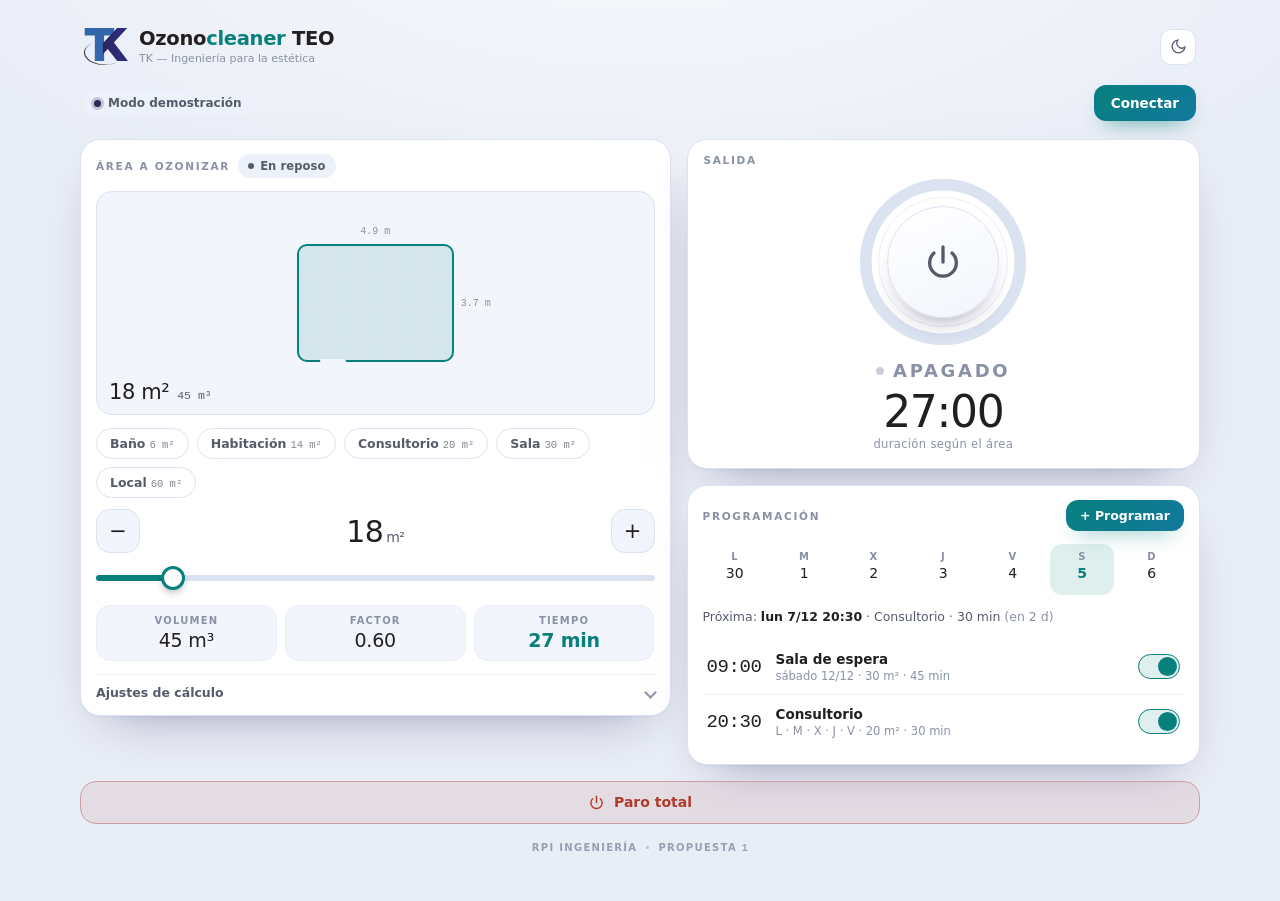
<file: Ozonocleaner_TEO/propuesta-1-panel.html>
<!DOCTYPE html>
<html lang="es">
<head>
<meta charset="UTF-8">
<meta name="viewport" content="width=device-width, initial-scale=1, viewport-fit=cover">
<title>Ozonocleaner TEO · Propuesta 1 · Panel</title>
<meta name="description" content="Propuesta 1: panel de una sola pantalla, en la línea de Teo. Área con plano, salida central y programación al pie.">
<meta name="theme-color" content="#2E2A5C">
<link rel="icon" href="data:image/svg+xml,%3Csvg xmlns=%22http://www.w3.org/2000/svg%22 viewBox=%220 0 512 512%22%3E%3Crect width=%22512%22 height=%22512%22 rx=%22114%22 fill=%22%232E2A5C%22/%3E%3Cg transform=%22translate%28107.51 75.06%29 scale%280.32%29%22%3E%3Cdefs%3E%3ClinearGradient id=%22ik%22 x1=%22421.29%22 y1=%22375.97%22 x2=%22908.96%22 y2=%22375.97%22 gradientUnits=%22userSpaceOnUse%22%3E%3Cstop offset=%220%22 stop-color=%22%236E9FDD%22/%3E%3Cstop offset=%22.64%22 stop-color=%22%239AC0F2%22/%3E%3C/linearGradient%3E%3C/defs%3E%3Cpolygon fill=%22%23FFFFFF%22 points=%22246.71 639.26 246.71 143.38 50.36 143.38 50.36 0 622.95 0 622.95 143.38 427.52 143.38 427.52 639.26 246.71 639.26%22/%3E%3Cg transform=%22translate%28-17.54 -56.34%29%22%3E%3Cpolygon fill=%22url%28%23ik%29%22 points=%22908.96 695.6 634.65 339.57 894.35 56.34 696.18 56.34 421.3 351.31 421.3 564.81 515.83 463.52 698.92 695.6 908.96 695.6%22/%3E%3Cpath fill=%22%238F93A3%22 d=%22M463.23%2C765.85c-215.43%2C0-390.07-106.11-390.07-237%2C0-73.42%2C55-139%2C141.21-182.5-97.1%2C43.11-160.19%2C112.8-160.19%2C191.46%2C0%2C130.89%2C174.65%2C237%2C390.08%2C237%2C94.6%2C0%2C181.33-20.46%2C248.86-54.5-64.47%2C28.63-143.92%2C45.54-229.89%2C45.54%22/%3E%3C/g%3E%3C/g%3E%3Cg stroke=%22%234FD8CC%22 stroke-width=%228.3%22 stroke-linecap=%22round%22 fill=%22none%22%3E%3Cline x1=%22256.0%22 y1=%22353.8%22 x2=%22206.6%22 y2=%22414.6%22/%3E%3Cline x1=%22256.0%22 y1=%22353.8%22 x2=%22305.4%22 y2=%22414.6%22/%3E%3C/g%3E%3Ccircle cx=%22256.0%22 cy=%22353.8%22 r=%2221.8%22 fill=%22%234FD8CC%22 fill-opacity=%221%22/%3E%3Ccircle cx=%22206.6%22 cy=%22414.6%22 r=%2221.8%22 fill=%22%234FD8CC%22 fill-opacity=%221%22/%3E%3Ccircle cx=%22305.4%22 cy=%22414.6%22 r=%2221.8%22 fill=%22%234FD8CC%22 fill-opacity=%221%22/%3E%3C/svg%3E">
<style>
:root{
  --r:20px;
  --row:40px;
  --sans:"Segoe UI Variable Display","Segoe UI",system-ui,-apple-system,"Helvetica Neue",sans-serif;
  --mono:"Cascadia Mono",ui-monospace,"SF Mono",Consolas,monospace;
  --ground:#E9EDF6;
  --surface:#FFFFFF;
  --surface-2:#F2F5FC;
  --line:#DBE2F0;
  --line-soft:#EAEEF7;
  --ink:#231F20;
  --ink-2:#565B6C;
  --muted:#8A91A6;
  --chip:#EDF1FA;
  --azul:#1D71B8;
  --indigo:#2E2A5C;
  --indigo-fill:#2E2A5C;
  --o3:#08807D;
  --o3-deep:#05595C;
  --o3-glow:#12A099;
  --o3-bg:rgba(8,128,125,.13);
  --on-o3:#FFFFFF;
  --aviso:#B96A12;
  --aviso-bg:rgba(232,149,44,.16);
  --ok:#1B8F62;
  --ok-bg:rgba(27,143,98,.12);
  --stop:#B23A2B;
  --stop-bg:rgba(178,58,43,.09);
  --lg-blue:#3466AE;
  --lg-k1:#29265B;
  --lg-k2:#2E2B7A;
  --lg-arc:#313132;
  --shadow:0 22px 50px -30px rgba(46,42,92,.55), 0 1px 2px rgba(46,42,92,.05);
}
@media (prefers-color-scheme: dark){
  :root:not([data-theme="light"]){
    --ground:#0E0E22;
    --surface:#191934;
    --surface-2:#212143;
    --line:#2D2D55;
    --line-soft:#242449;
    --ink:#EDEFF8;
    --ink-2:#AEB4CB;
    --muted:#7B8299;
    --chip:#242449;
    --azul:#57A3E4;
    --indigo:#9A92F0;
    --indigo-fill:#2E2A5C;
    --o3:#4FD8CC;
    --o3-deep:#16716F;
    --o3-glow:#2FB5AC;
    --o3-bg:rgba(79,216,204,.15);
    --on-o3:#062B2A;
    --aviso:#F2A83F;
    --aviso-bg:rgba(242,168,63,.16);
    --ok:#3EC38C;
    --ok-bg:rgba(62,195,140,.14);
    --stop:#E0705F;
    --stop-bg:rgba(224,112,95,.12);
    --lg-blue:#7FAEE8;
    --lg-k1:#8F8AE6;
    --lg-k2:#A9A2F5;
    --lg-arc:#8A90A6;
    --shadow:0 24px 60px -34px rgba(0,0,0,.85), 0 1px 2px rgba(0,0,0,.4);
  }
}
:root[data-theme="dark"]{
  --ground:#0E0E22;
  --surface:#191934;
  --surface-2:#212143;
  --line:#2D2D55;
  --line-soft:#242449;
  --ink:#EDEFF8;
  --ink-2:#AEB4CB;
  --muted:#7B8299;
  --chip:#242449;
  --azul:#57A3E4;
  --indigo:#9A92F0;
  --indigo-fill:#2E2A5C;
  --o3:#4FD8CC;
  --o3-deep:#16716F;
  --o3-glow:#2FB5AC;
  --o3-bg:rgba(79,216,204,.15);
  --on-o3:#062B2A;
  --aviso:#F2A83F;
  --aviso-bg:rgba(242,168,63,.16);
  --ok:#3EC38C;
  --ok-bg:rgba(62,195,140,.14);
  --stop:#E0705F;
  --stop-bg:rgba(224,112,95,.12);
  --lg-blue:#7FAEE8;
  --lg-k1:#8F8AE6;
  --lg-k2:#A9A2F5;
  --lg-arc:#8A90A6;
  --shadow:0 24px 60px -34px rgba(0,0,0,.85), 0 1px 2px rgba(0,0,0,.4);
}

*{box-sizing:border-box}
html,body{margin:0}
body{
  background:
    radial-gradient(1100px 520px at 50% -12%, color-mix(in srgb, var(--surface) 70%, transparent), transparent 70%),
    var(--ground);
  color:var(--ink);
  font-family:var(--sans);
  -webkit-font-smoothing:antialiased;
  min-height:100vh;min-height:100dvh;
  padding:13px 14px 26px;
  padding-left:max(14px, env(safe-area-inset-left));
  padding-right:max(14px, env(safe-area-inset-right));
  padding-bottom:max(26px, env(safe-area-inset-bottom));
}
button{font-family:inherit;color:inherit;cursor:pointer}
input{font-family:inherit;color:inherit}
:focus-visible{outline:2px solid var(--azul);outline-offset:3px;border-radius:6px}
[hidden]{display:none !important}

.app{max-width:472px;margin-inline:auto;display:flex;flex-direction:column;gap:10px}
.eyebrow{font-size:10.5px;letter-spacing:.16em;text-transform:uppercase;color:var(--muted);font-weight:600}
.card{background:var(--surface);border:1px solid var(--line);border-radius:var(--r);box-shadow:var(--shadow)}
.mono{font-family:var(--mono)}

/* ---- Encabezado ---- */
.topbar{display:flex;align-items:center;gap:11px;padding:2px 4px}
.mark{width:44px;height:37px;flex:none}
.titles{display:flex;flex-direction:column;gap:2px;margin-right:auto;min-width:0}
.titles h1{margin:0;font-size:19.5px;font-weight:650;letter-spacing:-.015em;line-height:1.12}
.titles h1 b{font-weight:650;color:var(--o3)}
.brandline{font-size:11px;color:var(--muted);line-height:1.2;white-space:nowrap;overflow:hidden;text-overflow:ellipsis}
.icon-btn{
  width:36px;height:36px;border-radius:11px;border:1px solid var(--line);
  background:var(--surface);display:grid;place-items:center;color:var(--ink-2);
  transition:border-color .18s, color .18s, transform .18s;
}
.icon-btn svg{width:17px;height:17px}
.theme-btn svg{grid-area:1 / 1;transition:opacity .24s ease, transform .42s cubic-bezier(.22,1,.36,1)}
.theme-btn .i-sun{opacity:0;transform:rotate(-80deg) scale(.5)}
.theme-btn .i-moon{opacity:0;transform:rotate(80deg) scale(.5)}
.theme-btn[data-icon="sun"] .i-sun,
.theme-btn[data-icon="moon"] .i-moon{opacity:1;transform:none}

/* ---- Conexion ---- */
.connbar{display:flex;align-items:center;gap:10px;padding:2px 4px}
.pill{
  display:inline-flex;align-items:center;gap:7px;padding:6px 11px 6px 9px;border-radius:999px;
  background:var(--chip);border:1px solid var(--line-soft);font-size:12px;font-weight:560;color:var(--ink-2);margin-right:auto;
}
.pill .dot{width:7px;height:7px;border-radius:50%;background:var(--muted);flex:none}
.pill[data-state="demo"] .dot{background:var(--indigo);box-shadow:0 0 0 3px color-mix(in srgb,var(--indigo) 22%,transparent)}
.pill[data-state="on"] .dot{background:var(--ok);box-shadow:0 0 0 3px var(--ok-bg)}
.pill[data-state="wait"] .dot{background:var(--aviso);animation:blink 1s infinite}
.pill[data-state="perdida"]{color:var(--stop)}
.pill[data-state="perdida"] .dot{background:var(--stop);box-shadow:0 0 0 3px var(--stop-bg)}
@keyframes blink{50%{opacity:.25}}
.btn{
  border:1px solid var(--line);background:var(--surface);padding:9px 16px;border-radius:12px;
  font-size:13.5px;font-weight:600;
  transition:transform .16s, box-shadow .16s, background .16s, border-color .16s;
}
.btn:active{transform:translateY(0) scale(.98)}
.btn-primary{
  background:linear-gradient(140deg,var(--o3),color-mix(in srgb,var(--o3) 45%,var(--azul)));
  border-color:transparent;color:var(--on-o3);
  box-shadow:0 10px 22px -12px color-mix(in srgb,var(--o3) 90%,transparent);
}
.btn-ghost{background:transparent}
.btn-danger{color:var(--stop);border-color:color-mix(in srgb,var(--stop) 40%,var(--line));background:var(--stop-bg)}

.chip{
  display:inline-flex;align-items:center;gap:6px;padding:5px 10px;border-radius:999px;font-size:11.5px;font-weight:650;
  letter-spacing:.01em;background:var(--chip);color:var(--ink-2);transition:background .25s, color .25s;
}
.chip i{width:6px;height:6px;border-radius:50%;background:currentColor;flex:none}
.chip[data-mode="run"]{background:var(--o3-bg);color:var(--o3)}
.chip[data-mode="idle"]{background:var(--chip);color:var(--ink-2)}

.alert,.local{display:none;gap:9px;align-items:center;padding:11px 14px;border-radius:14px;font-size:12.5px;line-height:1.45}
.alert{background:var(--stop-bg);border:1px solid color-mix(in srgb,var(--stop) 35%,transparent);color:var(--stop);font-weight:600}
.local{background:var(--chip);border:1px solid var(--line);color:var(--ink-2)}
.alert.show,.local.show{display:flex}
.local svg{width:16px;height:16px;flex:none;color:var(--azul)}
.local b{color:var(--ink)}
.solo-mirar [data-cmd]{opacity:.42;cursor:not-allowed;filter:grayscale(.45)}
.solo-mirar [data-cmd]:active{transform:none}

.toast{
  position:fixed;left:50%;bottom:22px;transform:translate(-50%,20px);
  background:var(--indigo-fill);color:#fff;padding:10px 18px;border-radius:999px;
  font-size:13px;font-weight:600;opacity:0;pointer-events:none;
  transition:opacity .25s, transform .25s;z-index:80;
  box-shadow:0 16px 30px -18px rgba(0,0,0,.8);max-width:calc(100vw - 32px);text-align:center;
}
.toast.show{opacity:1;transform:translate(-50%,0)}
.toast.arriba{bottom:auto !important;top:16px;transform:translate(-50%,-20px)}
.toast.arriba.show{transform:translate(-50%,0)}

/* ---- Pie ---- */
.foot{display:flex;flex-direction:column;align-items:center;gap:9px;margin-top:2px}
.sig{margin:0;display:flex;align-items:center;gap:9px;font-size:10px;letter-spacing:.13em;text-transform:uppercase;font-weight:650;color:var(--muted);opacity:.85}
.sig i{width:3px;height:3px;border-radius:50%;background:currentColor;flex:none;opacity:.6}
.sig b{font-family:var(--mono);font-weight:600;letter-spacing:.05em}

/* ---- Paro total ---- */
.stop{
  display:flex;align-items:center;justify-content:center;gap:9px;width:100%;padding:12px;border-radius:16px;
  border:1px solid color-mix(in srgb,var(--stop) 40%,var(--line));background:var(--stop-bg);color:var(--stop);
  font-size:14px;font-weight:680;transition:background .18s, transform .16s;
}
.stop svg{width:17px;height:17px}

/* ---- Controles pequeños ---- */
.step{
  width:44px;height:44px;border-radius:14px;border:1px solid var(--line);background:var(--surface-2);
  font-size:21px;font-weight:300;line-height:1;display:grid;place-items:center;color:var(--ink);
  transition:background .16s, border-color .16s, transform .12s;flex:none;
}
.step:active{transform:scale(.97)}
.qc{
  border:1px solid var(--line);background:transparent;color:var(--ink-2);padding:7px 13px;border-radius:999px;
  font-size:12.5px;font-weight:600;transition:border-color .16s ease, color .16s ease, background .16s ease;
}
.qc[aria-pressed="true"]{background:var(--o3-bg);border-color:var(--o3);color:var(--o3)}
.qc small{font-family:var(--mono);font-weight:500;opacity:.75;margin-left:4px;font-size:10.5px}
.chips{display:flex;gap:8px;flex-wrap:wrap}
.seg{display:grid;grid-auto-flow:column;grid-auto-columns:1fr;background:var(--surface-2);border:1px solid var(--line);border-radius:13px;padding:3px;gap:3px}
.seg button{border:0;background:transparent;border-radius:10px;padding:8px 10px;font-size:12.5px;font-weight:650;color:var(--ink-2);transition:background .18s,color .18s}
.seg button[aria-pressed="true"]{background:var(--surface);color:var(--o3);box-shadow:0 1px 3px rgba(46,42,92,.18)}
.days{display:grid;grid-template-columns:repeat(7,1fr);gap:6px}
.days button{
  aspect-ratio:1;border-radius:12px;border:1px solid var(--line);background:transparent;
  font-size:12.5px;font-weight:650;color:var(--ink-2);transition:all .16s ease;
}
.days button[aria-pressed="true"]{background:var(--o3-bg);border-color:var(--o3);color:var(--o3)}
.switch{
  position:relative;width:42px;height:25px;border-radius:999px;border:1px solid var(--line);
  background:var(--surface-2);flex:none;padding:0;transition:background .2s, border-color .2s;
}
.switch::after{
  content:"";position:absolute;left:2px;top:2px;width:19px;height:19px;border-radius:50%;
  background:var(--muted);transition:transform .22s cubic-bezier(.22,1,.36,1), background .2s;
}
.switch[aria-checked="true"]{background:var(--o3-bg);border-color:var(--o3)}
.switch[aria-checked="true"]::after{transform:translateX(17px);background:var(--o3)}
.field{display:flex;flex-direction:column;gap:7px}
.txt{
  width:100%;padding:11px 13px;border-radius:13px;border:1px solid var(--line);background:var(--surface-2);
  font-size:14px;color:var(--ink);outline:none;color-scheme:light dark;
}
.txt:focus{border-color:var(--o3)}
:root[data-theme="dark"] .txt{color-scheme:dark}
:root[data-theme="light"] .txt{color-scheme:light}

/* ---- Selector de area ---- */
.ap{display:flex;flex-direction:column;gap:11px}
.ap-row{display:flex;align-items:center;gap:12px}
.ap-val{flex:1;text-align:center;font-size:30px;font-weight:330;letter-spacing:-.02em;font-variant-numeric:tabular-nums}
.ap-val small{font-size:14px;color:var(--ink-2);font-weight:450;margin-left:3px}
.ap-sub{font-size:11.5px;color:var(--muted);text-align:center;font-family:var(--mono)}
input[type=range].ap-range{
  -webkit-appearance:none;appearance:none;width:100%;height:28px;background:transparent;margin:0;touch-action:pan-y;
  --p:0%;
}
.ap-range::-webkit-slider-runnable-track{height:6px;border-radius:6px;background:linear-gradient(90deg,var(--o3) var(--p),var(--line) var(--p))}
.ap-range::-moz-range-track{height:6px;border-radius:6px;background:var(--line)}
.ap-range::-moz-range-progress{height:6px;border-radius:6px;background:var(--o3)}
.ap-range::-webkit-slider-thumb{-webkit-appearance:none;width:24px;height:24px;border-radius:50%;margin-top:-9px;background:var(--surface);border:3px solid var(--o3);box-shadow:0 4px 10px -3px rgba(0,0,0,.4)}
.ap-range::-moz-range-thumb{width:18px;height:18px;border-radius:50%;background:var(--surface);border:3px solid var(--o3)}

/* ---- Rueda de hora (heredada de Teo) ---- */
.tpick{position:relative;display:flex;align-items:center;justify-content:center;gap:4px;height:calc(var(--row) * 3)}
.tband{position:absolute;left:8px;right:8px;top:50%;transform:translateY(-50%);height:var(--row);border-radius:13px;background:var(--surface-2);border:1px solid var(--line);pointer-events:none}
.tpick::before,.tpick::after{content:"";position:absolute;left:0;right:0;height:var(--row);pointer-events:none;z-index:2}
.tpick::before{top:0;background:linear-gradient(var(--surface),transparent)}
.tpick::after{bottom:0;background:linear-gradient(transparent,var(--surface))}
.tcol{position:relative;z-index:1;width:82px;height:100%;overflow-y:scroll;scroll-snap-type:y mandatory;scrollbar-width:none;-ms-overflow-style:none;text-align:center;touch-action:pan-y}
.tcol::-webkit-scrollbar{display:none}
.tcol .pad{height:var(--row)}
.tcol b{display:block;height:var(--row);line-height:var(--row);scroll-snap-align:center;font-size:31px;font-weight:300;font-variant-numeric:tabular-nums;letter-spacing:-.02em;color:var(--muted);transition:color .18s ease, transform .18s ease}
.tcol b[data-sel]{color:var(--ink);transform:scale(1.04)}
.tsep{font-size:29px;font-weight:250;color:var(--ink-2);padding-bottom:3px;position:relative;z-index:3}

/* ---- Boton de salida (ozono) ---- */
.power-btn{
  position:relative;display:grid;place-items:center;width:130px;height:130px;border:0;padding:0;background:none;border-radius:50%;
  -webkit-tap-highlight-color:transparent;transition:transform .18s cubic-bezier(.22,1,.36,1);
}
.power-btn>*{grid-area:1 / 1}
.power-btn:active{transform:scale(.965)}
.power-btn:focus-visible{outline:2px solid var(--azul);outline-offset:6px;border-radius:50%}
.pb-rim{width:130px;height:130px;border-radius:50%;pointer-events:none;border:1px solid var(--line-soft);transition:border-color .32s ease}
.on .pb-rim{border-color:color-mix(in srgb,var(--o3) 40%,transparent)}
.pb-disc{
  width:112px;height:112px;border-radius:50%;background:linear-gradient(158deg,var(--surface),var(--surface-2));
  border:1px solid var(--line);box-shadow:inset 0 1px 0 rgba(255,255,255,.5), 0 14px 28px -20px rgba(46,42,92,.9);
  transition:background .32s ease, border-color .32s ease, box-shadow .32s ease;overflow:hidden;position:relative;
}
.on .pb-disc{
  background:radial-gradient(120% 120% at 32% 16%, color-mix(in srgb,var(--o3-glow) 80%,#fff), transparent 60%),
             linear-gradient(150deg,var(--o3-glow),var(--o3-deep));
  border-color:transparent;
  box-shadow:0 22px 44px -18px color-mix(in srgb,var(--o3-glow) 95%,transparent), inset 0 1px 0 rgba(255,255,255,.32);
}
.pb-halo{width:112px;height:112px;border-radius:50%;background:var(--o3-bg);opacity:0;pointer-events:none}
.on .pb-halo{animation:pb-pulse 2.6s ease-in-out infinite}
@keyframes pb-pulse{0%,100%{transform:scale(1);opacity:0}45%{transform:scale(1.3);opacity:1}}
.pb-ring{width:112px;height:112px;border-radius:50%;pointer-events:none;border:2px solid color-mix(in srgb,var(--o3) 55%,transparent);transform:scale(.55);opacity:0}
.power-btn.pressed .pb-ring{animation:pb-ring 520ms cubic-bezier(.22,1,.36,1)}
@keyframes pb-ring{0%{transform:scale(.55);opacity:.85}100%{transform:scale(1.36);opacity:0}}
.pb-icon{width:40px;height:40px;color:var(--ink-2);transition:color .32s ease, transform .32s cubic-bezier(.22,1,.36,1);z-index:2}
.on .pb-icon{color:#fff;transform:scale(1.06)}
.power-state{
  display:flex;align-items:center;gap:9px;font-size:18px;font-weight:700;letter-spacing:.15em;text-transform:uppercase;
  color:var(--muted);transition:color .32s ease;
}
.power-state i{width:8px;height:8px;border-radius:50%;background:currentColor;opacity:.45;flex:none;transition:opacity .32s ease, box-shadow .32s ease}
.on .power-state{color:var(--o3)}
.on .power-state i{opacity:1;box-shadow:0 0 0 4px var(--o3-bg)}

/* ---- Burbujas de ozono ---- */
.bub{position:absolute;inset:0;overflow:hidden;pointer-events:none;border-radius:inherit}
.bub i{
  position:absolute;bottom:-14px;border-radius:50%;border:1.5px solid var(--o3-glow);opacity:0;
  width:var(--s);height:var(--s);left:var(--x);
  animation:rise var(--d) linear var(--dl) infinite;animation-play-state:paused;
}
.on .bub i,.bub.live i{animation-play-state:running}
@keyframes rise{
  0%{transform:translate(0,0) scale(.6);opacity:0}
  15%{opacity:.75}
  60%{transform:translate(var(--dx),calc(var(--h) * -.6)) scale(.9)}
  100%{transform:translate(0,calc(var(--h) * -1)) scale(1.1);opacity:0}
}

/* ---- Filas de programación ---- */
.srow{display:flex;align-items:center;gap:13px;padding:11px 4px;border-top:1px solid var(--line-soft);cursor:pointer;transition:opacity .2s}
.srow:first-child{border-top:0}
.srow .t{font-family:var(--mono);font-size:19px;font-weight:500;letter-spacing:-.02em;min-width:56px;font-variant-numeric:tabular-nums}
.srow .m{display:flex;flex-direction:column;gap:2px;min-width:0;flex:1}
.srow .m b{font-size:13.5px;font-weight:650;white-space:nowrap;overflow:hidden;text-overflow:ellipsis}
.srow .m span{font-size:11.5px;color:var(--muted);white-space:nowrap;overflow:hidden;text-overflow:ellipsis}
.srow.off .t,.srow.off .m{opacity:.45}
.vacio{font-size:12.5px;color:var(--muted);text-align:center;padding:14px 8px;line-height:1.5}
.cfg{display:flex;flex-direction:column;gap:2px;margin-bottom:8px}
.cfg-h{display:flex;justify-content:space-between;font-size:12.5px;color:var(--ink-2)}
.cfg-h b{color:var(--ink);font-weight:600}
.cfg-nota{margin:6px 0 0;font-size:11px;color:var(--muted);line-height:1.5}

/* ---- Anillo de progreso ---- */
.ring-svg{display:block;transform:rotate(-90deg)}
.ring-svg circle{fill:none;stroke-width:7;stroke-linecap:round}
.ring-svg .bg{stroke:var(--line)}
.ring-svg .fg{stroke:var(--o3);stroke-dasharray:100;stroke-dashoffset:100;transition:stroke-dashoffset .8s linear, stroke .3s}

/* ---- Hoja inferior ---- */
.sheet-back{position:fixed;inset:0;background:rgba(10,10,30,.5);opacity:0;transition:opacity .24s ease;z-index:60}
.sheet-back.show{opacity:1}
.sheet{
  position:fixed;left:0;right:0;bottom:0;z-index:61;margin-inline:auto;max-width:520px;max-height:92dvh;
  background:var(--surface);border:1px solid var(--line);border-bottom:0;border-radius:24px 24px 0 0;
  box-shadow:0 -30px 60px -30px rgba(0,0,0,.6);
  transform:translateY(104%);transition:transform .32s cubic-bezier(.22,1,.36,1);
  display:flex;flex-direction:column;
}
.sheet.show{transform:none}
.sheet-grip{width:38px;height:4px;border-radius:4px;background:var(--line);margin:9px auto 0;flex:none}
.sheet-head{display:flex;align-items:center;justify-content:space-between;padding:10px 18px 4px}
.sheet-head b{font-size:16px;font-weight:650}
.sheet-body{padding:8px 18px max(20px,env(safe-area-inset-bottom));overflow-y:auto;display:flex;flex-direction:column;gap:16px}
.sheet-actions{display:flex;gap:10px}
.sheet-actions .btn{flex:1;padding:12px}
.resumen{font-size:12.5px;color:var(--ink-2);text-align:center;padding:9px 12px;border-radius:12px;background:var(--o3-bg)}
.resumen b{color:var(--o3);font-weight:700}
@media (min-width:760px){
  .sheet{top:50%;bottom:auto;border-bottom:1px solid var(--line);border-radius:24px;transform:translateY(-46%);opacity:0;transition:transform .3s cubic-bezier(.22,1,.36,1), opacity .2s}
  .sheet.show{transform:translateY(-50%);opacity:1}
}

/* ---- Splash ---- */
#splash{
  position:fixed;inset:0;z-index:100;display:grid;place-items:center;
  background:linear-gradient(160deg,#2E2A5C,#1B1840);
  animation:sp-out 200ms cubic-bezier(.23,1,.32,1) 900ms forwards;
  --lg-blue:#FFFFFF;--lg-k1:#6E9FDD;--lg-k2:#9AC0F2;--lg-arc:#8F93A3;
}
#splash .in{display:flex;flex-direction:column;align-items:center;gap:14px;position:relative}
#splash .halo{
  position:absolute;width:390px;height:390px;border-radius:50%;top:50%;left:50%;margin:-195px 0 0 -195px;
  background:radial-gradient(circle,rgba(69,214,202,.24),transparent 68%);
  opacity:0;transform:scale(.6);animation:sp-halo 480ms cubic-bezier(.22,1,.36,1) forwards;
}
#splash svg.mark{width:min(150px,40vw);height:auto;position:relative;opacity:0;transform:scale(1.14);animation:sp-land 340ms cubic-bezier(.16,1.02,.3,1) 30ms forwards}
#splash .wm{position:relative;color:#fff;font-size:30px;font-weight:300;letter-spacing:.02em;opacity:0;animation:sp-fade 400ms ease 260ms forwards}
#splash .wm b{font-weight:700;color:#5FE0D4}
#splash .wm-sub{position:relative;font-size:11px;letter-spacing:.14em;text-transform:uppercase;color:#8F93B5;opacity:0;animation:sp-fade 400ms ease 380ms forwards}
#splash .bub{opacity:.9}
@keyframes sp-halo{to{opacity:1;transform:scale(1)}}
@keyframes sp-land{to{opacity:1;transform:scale(1)}}
@keyframes sp-fade{to{opacity:1}}
@keyframes sp-out{to{opacity:0;transform:scale(1.04);visibility:hidden}}
.app,.shell{opacity:0;transform:translateY(10px);animation:app-in 240ms cubic-bezier(.22,1,.36,1) 780ms forwards}
@keyframes app-in{to{opacity:1;transform:none}}
.reveal{opacity:0;transform:translateY(16px);transition:opacity .5s cubic-bezier(.22,1,.36,1), transform .5s cubic-bezier(.22,1,.36,1)}
.reveal.seen{opacity:1;transform:none}

@media (hover:hover) and (pointer:fine){
  .icon-btn:hover{border-color:var(--azul);color:var(--azul);transform:translateY(-1px)}
  .btn:hover{transform:translateY(-1px)}
  .step:hover,.qc:hover{border-color:var(--o3);color:var(--o3)}
  .power-btn:hover{transform:scale(1.025)}
  .stop:hover{background:color-mix(in srgb,var(--stop) 16%,transparent);transform:translateY(-1px)}
}
@media (prefers-reduced-motion:reduce){
  #splash svg.mark,#splash .halo,.app,.shell{transform:none !important}
  .on .pb-halo,.pb-ring{animation:none !important}
  .bub i{animation:none !important;opacity:0}
  .btn:hover,.icon-btn:hover,.power-btn:hover,.stop:hover{transform:none !important}
  #splash{animation-duration:160ms !important;animation-delay:400ms !important}
  .app,.shell{animation-duration:160ms !important;animation-delay:410ms !important}
  .reveal{opacity:1 !important;transform:none !important;transition:none !important}
  .sheet,.sheet-back{transition-duration:.01s}
}


/* ===== Propuesta 1 · Panel ===== */
.grid{display:flex;flex-direction:column;gap:10px}
.rail{display:flex;flex-direction:column;gap:10px;min-width:0}
@media (min-width:760px){
  body{padding:26px 22px 48px}
  .app{max-width:900px;gap:16px}
  .grid{display:grid;grid-template-columns:1fr 1fr;gap:16px;align-items:start}
  .rail{gap:16px}
}
@media (min-width:1100px){
  .app{max-width:1120px}
  .grid{grid-template-columns:minmax(0,1.15fr) minmax(360px,1fr)}
}
.pad-card{padding:14px 15px 15px;display:flex;flex-direction:column;gap:13px}
.head{display:flex;align-items:center;gap:8px}
.head .hint{margin-left:auto;font-family:var(--mono);font-size:10px;color:var(--muted)}

/* Plano de la habitación: crece con el área y se puede leer de un vistazo */
.plan{position:relative;height:224px;border-radius:16px;background:var(--surface-2);border:1px solid var(--line);display:flex;align-items:center;justify-content:center;overflow:hidden}
.room{
  position:relative;border:2px solid var(--o3);border-radius:10px;
  background-color:var(--o3-bg);
  background-image:linear-gradient(var(--line) 1px,transparent 1px),linear-gradient(90deg,var(--line) 1px,transparent 1px);
  background-size:var(--m) var(--m);background-position:-1px -1px;
  transition:width .35s cubic-bezier(.22,1,.36,1),height .35s cubic-bezier(.22,1,.36,1),box-shadow .4s;
}
.room .door{position:absolute;left:14%;bottom:-3px;width:26px;height:4px;background:var(--surface-2);border-radius:2px}
.plan .tag{position:absolute;left:12px;bottom:10px;display:flex;align-items:baseline;gap:8px;font-size:11.5px;color:var(--ink-2);font-family:var(--mono)}
.plan .tag b{font-size:21px;font-weight:350;color:var(--ink);font-family:var(--sans);letter-spacing:-.02em}
.room .dw,.room .dl{position:absolute;font-family:var(--mono);font-size:10px;color:var(--muted);white-space:nowrap}
.room .dw{left:50%;top:-20px;transform:translateX(-50%)}
.room .dl{right:-9px;top:50%;transform:translate(100%,-50%)}
.plan.live .room{box-shadow:0 0 0 6px var(--o3-bg),0 0 40px -6px var(--o3-glow)}
.plan .bub{z-index:1}
.calc{display:grid;grid-template-columns:repeat(3,1fr);gap:8px}
.calc div{background:var(--surface-2);border:1px solid var(--line-soft);border-radius:14px;padding:9px 6px;text-align:center}
.calc span{display:block;font-size:10px;letter-spacing:.12em;text-transform:uppercase;color:var(--muted);font-weight:600}
.calc b{display:block;margin-top:3px;font-size:19px;font-weight:400;font-variant-numeric:tabular-nums;letter-spacing:-.01em}
.calc div.dur b{color:var(--o3);font-weight:600}
details.aj{border-top:1px solid var(--line-soft);padding-top:10px}
details.aj summary{cursor:pointer;font-size:12.5px;font-weight:600;color:var(--ink-2);list-style:none;display:flex;align-items:center;gap:8px}
details.aj summary::-webkit-details-marker{display:none}
details.aj summary::after{content:"";margin-left:auto;width:7px;height:7px;border-right:2px solid var(--muted);border-bottom:2px solid var(--muted);transform:rotate(45deg);transition:transform .2s}
details.aj[open] summary::after{transform:rotate(-135deg)}
details.aj>div{margin-top:12px}

/* Salida */
.power-card{padding:14px 16px 17px;display:flex;flex-direction:column;align-items:center;gap:8px;transition:border-color .3s}
.power-card .eyebrow{align-self:flex-start}
.power-card.on{border-color:color-mix(in srgb,var(--o3) 45%,var(--line))}
.pw-stage{position:relative;display:grid;place-items:center;width:168px;height:168px;margin-top:4px}
.pw-stage>*{grid-area:1 / 1}
.pw-stage .ring-svg{width:168px;height:168px}
.power-state{margin-top:6px}
.live{display:flex;flex-direction:column;align-items:center;gap:2px}
.live em{font-style:normal;font-size:44px;font-weight:250;letter-spacing:-.03em;font-variant-numeric:tabular-nums;line-height:1.05}
.live span{font-size:11.5px;color:var(--muted);letter-spacing:.03em}

/* Programación */
.week{display:grid;grid-template-columns:repeat(7,1fr);gap:5px}
.week div{display:flex;flex-direction:column;align-items:center;gap:3px;padding:7px 0 6px;border-radius:12px;font-size:10px;color:var(--muted);font-weight:650;letter-spacing:.06em}
.week b{font-size:14px;font-weight:500;color:var(--ink);letter-spacing:0}
.week i{width:5px;height:5px;border-radius:50%;background:transparent}
.week .has i{background:var(--o3)}
.week .hoy{background:var(--o3-bg)}
.week .hoy b{color:var(--o3);font-weight:700}
.next{font-size:12.5px;color:var(--ink-2);line-height:1.5}
.next b{color:var(--ink);font-weight:650}
</style>
</head>
<body>
<div id="splash" aria-hidden="true"><div class="in"><div class="halo"></div><svg class="mark" viewBox="36.64 0 854.78 718.47" aria-label="TK"><defs><linearGradient id="mks" x1="421.29" y1="375.97" x2="908.96" y2="375.97" gradientUnits="userSpaceOnUse"><stop offset="0" stop-color="#6E9FDD"/><stop offset=".64" stop-color="#9AC0F2"/></linearGradient></defs><polygon fill="#FFFFFF" points="246.71 639.26 246.71 143.38 50.36 143.38 50.36 0 622.95 0 622.95 143.38 427.52 143.38 427.52 639.26 246.71 639.26"/><g transform="translate(-17.54 -56.34)"><polygon fill="url(#mks)" points="908.96 695.6 634.65 339.57 894.35 56.34 696.18 56.34 421.3 351.31 421.3 564.81 515.83 463.52 698.92 695.6 908.96 695.6"/><path fill="#8F93A3" d="M463.23,765.85c-215.43,0-390.07-106.11-390.07-237,0-73.42,55-139,141.21-182.5-97.1,43.11-160.19,112.8-160.19,191.46,0,130.89,174.65,237,390.08,237,94.6,0,181.33-20.46,248.86-54.5-64.47,28.63-143.92,45.54-229.89,45.54"/></g></svg><div class="wm">Ozono<b>cleaner</b></div><div class="wm-sub">TK &middot; Ingenier&iacute;a para la est&eacute;tica</div></div></div>
<div class="app">
  <header class="topbar"><svg class="mark" viewBox="36.64 0 854.78 718.47" aria-label="TK"><defs><linearGradient id="mk" x1="421.29" y1="375.97" x2="908.96" y2="375.97" gradientUnits="userSpaceOnUse"><stop offset="0" style="stop-color:var(--lg-k1)"/><stop offset=".64" style="stop-color:var(--lg-k2)"/></linearGradient></defs><polygon fill="var(--lg-blue)" points="246.71 639.26 246.71 143.38 50.36 143.38 50.36 0 622.95 0 622.95 143.38 427.52 143.38 427.52 639.26 246.71 639.26"/><g transform="translate(-17.54 -56.34)"><polygon fill="url(#mk)" points="908.96 695.6 634.65 339.57 894.35 56.34 696.18 56.34 421.3 351.31 421.3 564.81 515.83 463.52 698.92 695.6 908.96 695.6"/><path fill="var(--lg-arc)" d="M463.23,765.85c-215.43,0-390.07-106.11-390.07-237,0-73.42,55-139,141.21-182.5-97.1,43.11-160.19,112.8-160.19,191.46,0,130.89,174.65,237,390.08,237,94.6,0,181.33-20.46,248.86-54.5-64.47,28.63-143.92,45.54-229.89,45.54"/></g></svg>
    <div class="titles"><h1>Ozono<b>cleaner</b> TEO</h1><span class="brandline">TK &mdash; Ingenier&iacute;a para la est&eacute;tica</span></div>
    <button class="icon-btn theme-btn" id="themeBtn" data-icon="moon" aria-label="Cambiar a tema oscuro">
      <svg class="i-moon" viewBox="0 0 24 24" fill="none" stroke="currentColor" stroke-width="1.8" stroke-linecap="round" aria-hidden="true"><path d="M21 12.8A9 9 0 1 1 11.2 3a7 7 0 0 0 9.8 9.8z"/></svg>
      <svg class="i-sun" viewBox="0 0 24 24" fill="none" stroke="currentColor" stroke-width="1.8" stroke-linecap="round" aria-hidden="true"><circle cx="12" cy="12" r="4.1"/><path d="M12 2.7v2M12 19.3v2M4.4 4.4l1.4 1.4M18.2 18.2l1.4 1.4M2.7 12h2M19.3 12h2M4.4 19.6l1.4-1.4M18.2 5.8l1.4-1.4"/></svg>
    </button>
  </header>
  <div class="connbar"><span class="pill" id="pill" data-state="demo"><i class="dot"></i><span id="pillText">Modo demostraci&oacute;n</span></span><button class="btn btn-primary" id="connectBtn">Conectar</button></div>
  <div class="alert" id="alert"></div>
  <div class="local" id="local"><svg viewBox="0 0 24 24" fill="none" stroke="currentColor" stroke-width="2" stroke-linecap="round" stroke-linejoin="round" aria-hidden="true"><path d="M2 12s3.6-7 10-7 10 7 10 7-3.6 7-10 7-10-7-10-7Z"/><circle cx="12" cy="12" r="3"/></svg><span id="localTxt"></span></div>
  <div class="grid">
    <section class="card pad-card" id="areaCard">
      <div class="head"><span class="eyebrow">Área a ozonizar</span><span class="chip" id="modeChip" data-mode="idle"><i></i><span id="modeText">En reposo</span></span></div>
      <div class="plan" id="plan">
        <div class="room" id="room">
          <span class="dw" id="dW"></span><span class="dl" id="dL"></span><span class="door"></span>
          <div id="roomBub"></div>
        </div>
        <div class="tag"><b><span id="rArea">18</span> m²</b><span id="rVol">45 m³</span></div>
      </div>
      <div id="ap1"></div>
      <div class="calc">
        <div><span>Volumen</span><b id="cVol">45 m³</b></div>
        <div><span>Factor</span><b id="cK">0.60</b></div>
        <div class="dur"><span>Tiempo</span><b id="cMin">27 min</b></div>
      </div>
      <details class="aj"><summary>Ajustes de cálculo</summary><div id="cfg"></div></details>
    </section>

    <div class="rail">
      <section class="card power-card" id="power">
        <span class="eyebrow">Salida</span>
        <div class="pw-stage">
          <svg class="ring-svg" viewBox="0 0 100 100" aria-hidden="true"><circle class="bg" cx="50" cy="50" r="46" pathLength="100"/><circle class="fg" id="ringFg" cx="50" cy="50" r="46" pathLength="100"/></svg>
          <button class="power-btn" id="powerBtn" data-cmd aria-pressed="false" aria-label="Iniciar ozonización">
            <span class="pb-halo"></span><span class="pb-rim"></span>
            <span class="pb-disc"><span id="pwBub"></span></span>
            <span class="pb-ring"></span>
            <svg class="pb-icon" viewBox="0 0 24 24" fill="none" stroke="currentColor" stroke-width="2" stroke-linecap="round" aria-hidden="true"><path d="M12 3v9"/><path d="M6.6 6.6a8 8 0 1 0 10.8 0"/></svg>
          </button>
        </div>
        <div class="power-state"><i></i><span id="powerState">Apagado</span></div>
        <div class="live"><em id="liveTime">27:00</em><span id="liveNote">duración según el área</span></div>
      </section>

      <section class="card pad-card" id="progCard">
        <div class="head"><span class="eyebrow">Programación</span><button class="btn btn-primary" id="addBtn" style="margin-left:auto;padding:7px 13px;font-size:12.5px">+ Programar</button></div>
        <div class="week" id="week"></div>
        <div class="next" id="next"></div>
        <div id="list"></div>
      </section>
    </div>
  </div>

  <button class="stop" id="stopBtn" data-cmd><svg width="17" height="17" viewBox="0 0 24 24" fill="none" stroke="currentColor" stroke-width="2" stroke-linecap="round" aria-hidden="true"><path d="M12 3v9"/><path d="M6.6 6.6a8 8 0 1 0 10.8 0"/></svg> Paro total</button>
  <footer class="foot"><p class="sig"><span>RPI Ingeniería</span><i></i><span>Propuesta <b>1</b></span></p></footer>
</div>
<div class="toast" id="toast"></div>

<script>
/* ============ Ozonocleaner · TEO — núcleo común ============
   Mismo protocolo y misma tarjeta que Teo: un relé que enciende el generador,
   un ESP32-C3 que cuenta el tiempo y una OLED con sensores táctiles.
   La app solo elige el área, calcula el tiempo y envía órdenes. */
const $ = (id) => document.getElementById(id);
const clamp = (v, a, b) => Math.min(b, Math.max(a, v));
const css = (n) => getComputedStyle(document.documentElement).getPropertyValue(n).trim();
const pad2 = (n) => String(n).padStart(2, "0");
const mmss = (sec) => { const v = Math.max(0, Math.ceil(sec)); return pad2(Math.floor(v / 60)) + ":" + pad2(v % 60); };
const store = {
  get(k){ try { return localStorage.getItem(k); } catch { return null; } },
  set(k, v){ try { localStorage.setItem(k, v); } catch {} }
};
const jget = (k, d) => { try { const v = JSON.parse(store.get(k)); return v == null ? d : v; } catch { return d; } };
const esc = (s) => String(s).replace(/[&<>"']/g, c => ({ "&":"&amp;", "<":"&lt;", ">":"&gt;", '"':"&quot;", "'":"&#39;" }[c]));

/* ---- Protocolo (heredado de Teo; UUID y códigos por confirmar con el firmware) ---- */
const SERVICE_UUID = "2bef07a5-297a-4071-8eaa-1b5ad35bd18e";
const STATE_UUID   = "f7ed213f-fcfc-418a-92d1-9b4d1ec14197";
const CMD_UUID     = "92483b33-6ebf-4a0f-beb3-8ab946488f9c";
const OP = { RELAY: 0x01, SETPOINT: 0x02, TIMER: 0x03, STOP: 0x04 };
function decodeState(dv){
  if (dv.byteLength < 10) return null;               // una lectura corta no se interpreta
  const tm = dv.getUint16(7, true), mask = dv.getUint8(4);
  return {
    relay: !!(mask & 1),
    timerSec: tm === 0xFFFF ? null : tm,
    errors: dv.getUint8(9),
    owner: dv.byteLength > 10 ? dv.getUint8(10) : 2   // 0 sin elegir · 1 equipo · 2 app
  };
}
const cmdStop  = () => Uint8Array.of(OP.STOP);
const cmdTimer = (sec) => { const b = new DataView(new ArrayBuffer(3)); b.setUint8(0, OP.TIMER); b.setUint16(1, sec, true); return new Uint8Array(b.buffer); };

/* ---- Área → tiempo (FÓRMULA PROVISIONAL, editable en Ajustes) ----
   volumen = área × altura;  minutos = volumen × factor (min/m³), con tope. */
const AREA_MIN = 4, AREA_MAX = 120;
const PRESETS = [
  { n: "Baño", a: 6 }, { n: "Habitación", a: 14 }, { n: "Consultorio", a: 20 },
  { n: "Sala", a: 30 }, { n: "Local", a: 60 }
];
const CFG = Object.assign({ h: 2.5, k: 0.6, max: 120 }, jget("oz.cfg", {}));
function saveCfg(){ store.set("oz.cfg", JSON.stringify(CFG)); emit(); }
function calc(area){
  const vol = area * CFG.h, raw = vol * CFG.k, min = clamp(Math.ceil(raw), 1, CFG.max);
  return { vol, min, sec: min * 60, capped: raw > CFG.max };
}
const fmtMin = (m) => m < 60 ? m + " min" : Math.floor(m / 60) + " h" + (m % 60 ? " " + pad2(m % 60) + " min" : "");
const fmtDim = (a) => { const s = Math.sqrt(a); return "≈ " + s.toFixed(1) + " × " + s.toFixed(1) + " m"; };

/* ---- Estado ---- */
const S = { connected: false, owner: 0, relay: false, timerSec: null, total: 0, errors: 0,
            area: clamp(+store.get("oz.area") || 18, AREA_MIN, AREA_MAX) };
let huboHardware = false;
const subs = [];
const onChange = (fn) => subs.push(fn);
function emit(){ subs.forEach(f => f()); paintLock(); paintAlert(); }
const running = () => S.timerSec !== null;
function setArea(v){
  S.area = clamp(Math.round(v * 10) / 10, AREA_MIN, AREA_MAX);
  store.set("oz.area", S.area);
  emit();
}

/* ---- Quién manda ----
   Con el mando en el equipo (sensores táctiles) o sin enlace, la app solo mira:
   dejar botones que no hacen nada es peor que apagarlos, y simular es mentir. */
function lockReason(){
  if (!S.connected) return huboHardware ? "perdida" : null;
  if (S.owner === 1) return "local";
  if (S.owner !== 2) return "sin-mando";
  return null;
}
const appSinMando = () => lockReason() !== null;
const LOCK_TXT = {
  local: "<b>El equipo tiene el control.</b> Desde aquí solo se mira. Para mandar desde el móvil, elige <b>BLUETOOTH</b> en la pantalla del equipo.",
  "sin-mando": "<b>Falta elegir quién manda.</b> En la pantalla del equipo, elige <b>BLUETOOTH</b> para poder controlarlo desde aquí.",
  perdida: "<b>Sin enlace con el equipo.</b> Se muestra el último dato recibido y no se envían órdenes. Pulsa <b>Conectar</b>."
};
function paintLock(){
  const r = lockReason();
  document.body.classList.toggle("solo-mirar", !!r);
  document.querySelectorAll("[data-cmd]").forEach(e => { e.disabled = !!r; });
  const box = $("local"); if (!box) return;
  box.classList.toggle("show", !!r);
  if (r) $("localTxt").innerHTML = LOCK_TXT[r];
}
function paintAlert(){
  const box = $("alert"); if (!box) return;
  box.textContent = S.errors ? "Aviso del equipo · código " + S.errors : "";
  box.classList.toggle("show", !!S.errors);
}

let toastTimer;
function toast(msg){
  const t = $("toast"); if (!t) return;
  t.textContent = msg; t.classList.toggle("arriba", !!document.querySelector(".sheet")); t.classList.add("show");
  clearTimeout(toastTimer); toastTimer = setTimeout(() => t.classList.remove("show"), 2400);
}

/* ---- Sesión ---- */
function send(bytes){
  if (appSinMando()) return;
  if (S.connected && cmdChar) cmdChar.writeValue(bytes).catch(() => toast("No se pudo enviar"));
}
function startSession(sec){
  if (appSinMando()){ toast(lockReason() === "perdida" ? "Sin enlace con el equipo" : "El mando lo tiene el equipo"); return false; }
  if (running()){ toast("Ya hay una sesión en marcha"); return false; }
  sec = Math.round(sec);
  if (!(sec > 0)){ toast("Elige un área mayor que cero"); return false; }
  S.total = sec; S.timerSec = sec; S.relay = true;
  send(cmdTimer(sec)); emit(); toast("Sesión iniciada");
  return true;
}
function stopSession(){
  if (appSinMando()){ toast("El mando lo tiene el equipo"); return; }
  S.timerSec = null; S.relay = false;
  send(cmdTimer(0)); emit(); toast("Sesión detenida");
}
function paroTotal(){
  if (appSinMando()){ toast("El mando lo tiene el equipo"); return; }
  S.timerSec = null; S.relay = false;
  send(cmdStop()); emit(); toast("Todo apagado");
}
function frac(){ return running() && S.total > 0 ? clamp(1 - S.timerSec / S.total, 0, 1) : 0; }

/* ---- Programación ----
   Aquí solo se guarda y se muestra. El disparo real con la app cerrada necesita
   reloj en la tarjeta (RTC/NTP) y una orden nueva en el protocolo: en esta
   maqueta el disparo funciona únicamente con la página abierta. */
const DIAS = ["D", "L", "M", "X", "J", "V", "S"];          // índice = Date.getDay()
const ORDEN = [1, 2, 3, 4, 5, 6, 0];                        // semana empezando en lunes
const DIAS_LARGO = ["domingo","lunes","martes","miércoles","jueves","viernes","sábado"];
const ymd = (d) => d.getFullYear() + "-" + pad2(d.getMonth() + 1) + "-" + pad2(d.getDate());
const addDays = (d, n) => { const x = new Date(d.getFullYear(), d.getMonth(), d.getDate() + n); return x; };
const uid = () => Math.random().toString(36).slice(2, 9);
function seedSched(){
  const t = new Date(), sab = addDays(t, (6 - t.getDay() + 7) % 7 || 7);
  return [
    { id: uid(), label: "Consultorio", time: "20:30", days: [1,2,3,4,5], date: null, area: 20, on: true, last: null },
    { id: uid(), label: "Sala de espera", time: "09:00", days: null, date: ymd(sab), area: 30, on: true, last: null }
  ];
}
let sched = jget("oz.sched", null) || seedSched();
const saveSched = () => { store.set("oz.sched", JSON.stringify(sched)); emit(); };
const occursOn = (s, d) => s.days ? s.days.includes(d.getDay()) : s.date === ymd(d);
const byTime = (a, b) => a.time.localeCompare(b.time);
const atOf = (s, d) => { const [h, m] = s.time.split(":").map(Number); return new Date(d.getFullYear(), d.getMonth(), d.getDate(), h, m); };
function schedOn(d){ return sched.filter(s => occursOn(s, d)).sort(byTime); }
function upcoming(n = 5, from = new Date()){
  const out = [];
  for (let i = 0; i < 62 && out.length < n; i++){
    const d = addDays(from, i);
    for (const s of schedOn(d)) if (s.on){ const at = atOf(s, d); if (at > from) out.push({ s, at }); }
  }
  return out.slice(0, n);
}
const HORA = (d) => pad2(d.getHours()) + ":" + pad2(d.getMinutes());
function whenTxt(at){
  const hoy = new Date(), dif = Math.round((new Date(at.getFullYear(), at.getMonth(), at.getDate()) - new Date(hoy.getFullYear(), hoy.getMonth(), hoy.getDate())) / 864e5);
  if (dif === 0) return "Hoy " + HORA(at);
  if (dif === 1) return "Mañana " + HORA(at);
  return DIAS_LARGO[at.getDay()].slice(0, 3) + " " + at.getDate() + "/" + pad2(at.getMonth() + 1) + " " + HORA(at);
}
function relTxt(at){
  const min = Math.max(0, Math.round((at - new Date()) / 6e4));
  if (min < 1) return "ahora"; if (min < 60) return "en " + min + " min";
  const h = Math.floor(min / 60); if (h < 24) return "en " + h + " h " + pad2(min % 60) + " min";
  return "en " + Math.floor(h / 24) + " d";
}
const diasTxt = (s) => s.days
  ? (s.days.length === 7 ? "Todos los días" : ORDEN.filter(d => s.days.includes(d)).map(d => DIAS[d]).join(" · "))
  : (() => { const [y, m, d] = s.date.split("-").map(Number); const x = new Date(y, m - 1, d); return DIAS_LARGO[x.getDay()] + " " + d + "/" + pad2(m); })();
function tickSched(){
  const now = new Date(), key = ymd(now) + " " + HORA(now);
  let cambio = false;
  sched.forEach(s => {
    if (!s.on || s.time !== HORA(now) || s.last === key || !occursOn(s, now)) return;
    s.last = key; cambio = true;
    if (running()){ toast("Programación omitida: hay una sesión en marcha"); return; }
    if (startSession(calc(s.area).sec)) toast("Programado: " + (s.label || "Sesión") + " · " + fmtMin(calc(s.area).min));
  });
  if (cambio) saveSched();
}

/* ---- Burbujas ---- */
function bubbles(el, n = 14, h = 120){
  el.classList.add("bub");
  let html = "";
  for (let i = 0; i < n; i++){
    const s = 5 + Math.random() * 11;
    html += `<i style="--s:${s.toFixed(1)}px;--x:${(Math.random() * 94).toFixed(1)}%;--d:${(4 + Math.random() * 4).toFixed(1)}s;--dl:${(-Math.random() * 6).toFixed(1)}s;--h:${h}px;--dx:${(Math.random() * 18 - 9).toFixed(1)}px"></i>`;
  }
  el.innerHTML = html;
}
function ring(circle, f){ circle.style.opacity = f > 0 ? 1 : 0; circle.style.strokeDashoffset = (100 * (1 - clamp(f, 0, 1))).toFixed(2); }

/* ---- Hoja inferior ---- */
function openSheet(title, build){
  const back = document.createElement("div"); back.className = "sheet-back";
  const sh = document.createElement("div"); sh.className = "sheet";
  sh.setAttribute("role", "dialog"); sh.setAttribute("aria-modal", "true"); sh.setAttribute("aria-label", title);
  sh.innerHTML = '<div class="sheet-grip"></div><div class="sheet-head"><b>' + esc(title) + '</b><button class="icon-btn" aria-label="Cerrar"><svg viewBox="0 0 24 24" fill="none" stroke="currentColor" stroke-width="2" stroke-linecap="round"><path d="M6 6l12 12M18 6L6 18"/></svg></button></div><div class="sheet-body"></div>';
  document.body.append(back, sh);
  let cerrada = false;
  const close = () => {
    if (cerrada) return; cerrada = true;
    document.removeEventListener("keydown", onKey);
    back.classList.remove("show"); sh.classList.remove("show");
    setTimeout(() => { back.remove(); sh.remove(); }, 300);
  };
  const onKey = (e) => { if (e.key === "Escape") close(); };
  document.addEventListener("keydown", onKey);
  back.onclick = close; sh.querySelector(".icon-btn").onclick = close;
  build(sh.querySelector(".sheet-body"), close);
  requestAnimationFrame(() => { back.classList.add("show"); sh.classList.add("show"); });
  return close;
}

/* ---- Selector de área (chips + paso + deslizador) ---- */
function areaPicker(el, { get, set, dim = true }){
  el.classList.add("ap");
  el.innerHTML =
    '<div class="chips">' + PRESETS.map(p => `<button class="qc" data-a="${p.a}">${p.n}<small>${p.a} m²</small></button>`).join("") + '</div>' +
    '<div class="ap-row"><button class="step" data-d="-1" aria-label="Menos área">&minus;</button>' +
    '<div class="ap-val"><span></span><small>m²</small></div><button class="step" data-d="1" aria-label="Más área">+</button></div>' +
    '<input class="ap-range" type="range" min="' + AREA_MIN + '" max="' + AREA_MAX + '" step="1" aria-label="Área a ozonizar en metros cuadrados">' +
    (dim ? '<div class="ap-sub"></div>' : "");
  const rng = el.querySelector("input"), val = el.querySelector(".ap-val span"), sub = el.querySelector(".ap-sub");
  const paint = () => {
    const a = get(); val.textContent = Number.isInteger(a) ? a : a.toFixed(1); rng.value = a;
    rng.style.setProperty("--p", ((a - AREA_MIN) / (AREA_MAX - AREA_MIN) * 100).toFixed(1) + "%");
    el.querySelectorAll(".qc").forEach(c => c.setAttribute("aria-pressed", (+c.dataset.a === a) + ""));
    if (sub) sub.textContent = fmtDim(a) + " · " + (a * CFG.h).toFixed(0) + " m³";
  };
  el.querySelectorAll(".qc").forEach(c => c.onclick = () => { set(+c.dataset.a); paint(); });
  el.querySelectorAll(".step").forEach(b => b.onclick = () => { set(clamp(Math.round(get()) + +b.dataset.d, AREA_MIN, AREA_MAX)); paint(); });
  rng.oninput = () => { set(+rng.value); paint(); };
  paint();
  return { paint };
}

/* ---- Rueda (heredada de Teo) ---- */
const ROW = () => parseInt(css("--row"), 10) || 40;
function wheel(el, max, init, onMove){
  el.innerHTML = '<div class="pad"></div>' + Array.from({ length: max + 1 }, (_, i) => `<b>${pad2(i)}</b>`).join("") + '<div class="pad"></div>';
  const val = () => clamp(Math.round(el.scrollTop / ROW()), 0, max);
  const mark = () => { const v = val(); el.querySelectorAll("b").forEach((b, i) => b.toggleAttribute("data-sel", i === v)); el.setAttribute("aria-valuenow", v); return v; };
  el.setAttribute("role", "slider"); el.tabIndex = 0; el.setAttribute("aria-valuemin", 0); el.setAttribute("aria-valuemax", max);
  let raf = 0;
  el.addEventListener("scroll", () => { if (raf) return; raf = requestAnimationFrame(() => { raf = 0; mark(); onMove && onMove(); }); }, { passive: true });
  el.addEventListener("keydown", e => {
    if (e.key !== "ArrowUp" && e.key !== "ArrowDown") return;
    e.preventDefault(); el.scrollTo({ top: clamp(val() + (e.key === "ArrowUp" ? -1 : 1), 0, max) * ROW(), behavior: "smooth" });
  });
  const set = (v) => { el.scrollTo({ top: v * ROW(), behavior: "auto" }); mark(); };
  set(init);
  return { val, set };
}

/* ---- Editor de programación (hoja) ---- */
function openEditor(item, prefill = {}){
  const nuevo = !item;
  const manana = ymd(addDays(new Date(), 1));
  const d = nuevo
    ? Object.assign({ id: uid(), label: "", time: "20:00", days: null, date: manana, area: S.area, on: true, last: null }, prefill)
    : JSON.parse(JSON.stringify(item));
  openSheet(nuevo ? "Nueva programación" : "Editar programación", (body, close) => {
    body.innerHTML =
      '<div class="field"><span class="eyebrow">Nombre</span><input class="txt" id="edName" maxlength="28" placeholder="Ej. Consultorio" autocomplete="off"></div>' +
      '<div class="field"><span class="eyebrow">Cuándo</span><div class="seg" id="edKind"><button data-k="once">Una vez</button><button data-k="week">Cada semana</button></div>' +
      '<input class="txt" id="edDate" type="date"><div class="days" id="edDays"></div></div>' +
      '<div class="field"><span class="eyebrow">Hora de encendido</span><div class="tpick"><div class="tband"></div><div class="tcol" id="edH" aria-label="Hora"></div><div class="tsep">:</div><div class="tcol" id="edM" aria-label="Minutos"></div></div></div>' +
      '<div class="field"><span class="eyebrow">Área a ozonizar</span><div id="edArea"></div></div>' +
      '<div class="resumen" id="edSum"></div>' +
      '<div class="sheet-actions">' + (nuevo ? "" : '<button class="btn btn-danger" id="edDel">Eliminar</button>') + '<button class="btn btn-primary" id="edOk">Guardar</button></div>';
    const q = (id) => body.querySelector("#" + id);
    q("edName").value = d.label; q("edDate").value = d.date || manana;
    q("edDays").innerHTML = ORDEN.map(n => `<button data-d="${n}" aria-pressed="${!!(d.days && d.days.includes(n))}" aria-label="${DIAS_LARGO[n]}">${DIAS[n]}</button>`).join("");
    let kind = d.days ? "week" : "once";
    const [hh, mm] = d.time.split(":").map(Number);
    const wH = wheel(q("edH"), 23, hh, sum), wM = wheel(q("edM"), 59, mm, sum);
    const ap = areaPicker(q("edArea"), { get: () => d.area, set: (v) => { d.area = v; sum(); } });
    function paintKind(){
      q("edKind").querySelectorAll("button").forEach(b => b.setAttribute("aria-pressed", (b.dataset.k === kind) + ""));
      q("edDate").hidden = kind !== "once"; q("edDays").hidden = kind !== "week";
    }
    function sum(){
      const c = calc(d.area), ini = wH.val() * 60 + wM.val(), fin = (ini + c.min) % 1440;
      q("edSum").innerHTML = "Dura <b>" + fmtMin(c.min) + "</b> · de " + pad2(Math.floor(ini / 60)) + ":" + pad2(ini % 60) + " a " + pad2(Math.floor(fin / 60)) + ":" + pad2(fin % 60);
    }
    q("edKind").onclick = (e) => { const b = e.target.closest("button"); if (b){ kind = b.dataset.k; paintKind(); } };
    q("edDays").onclick = (e) => { const b = e.target.closest("button"); if (b) b.setAttribute("aria-pressed", b.getAttribute("aria-pressed") !== "true"); };
    paintKind(); sum();
    q("edOk").onclick = () => {
      d.label = q("edName").value.trim();
      d.time = pad2(wH.val()) + ":" + pad2(wM.val());
      if (kind === "week"){
        d.days = ORDEN.filter(n => q("edDays").querySelector(`[data-d="${n}"]`).getAttribute("aria-pressed") === "true"); d.date = null;
        if (!d.days.length){ toast("Elige al menos un día"); return; }
      } else {
        d.date = q("edDate").value; d.days = null;
        if (!d.date){ toast("Elige una fecha"); return; }
        const [y, m, dd] = d.date.split("-").map(Number);
        if (atOf(d, new Date(y, m - 1, dd)) <= new Date()){ toast("Esa fecha y hora ya pasaron"); return; }
      }
      d.last = null;
      const i = sched.findIndex(s => s.id === d.id);
      if (i >= 0) sched[i] = d; else sched.push(d);
      saveSched(); close(); toast(nuevo ? "Programación guardada" : "Cambios guardados");
    };
    if (!nuevo) q("edDel").onclick = () => { sched = sched.filter(s => s.id !== d.id); saveSched(); close(); toast("Programación eliminada"); };
  });
}
function toggleSched(id){ const s = sched.find(x => x.id === id); if (s){ s.on = !s.on; saveSched(); } }

/* ---- Tema (igual que Teo) ---- */
const themeBtn = $("themeBtn");
const prefiereOscuro = matchMedia("(prefers-color-scheme: dark)");
const temaOscuro = () => { const t = document.documentElement.getAttribute("data-theme"); return t ? t === "dark" : prefiereOscuro.matches; };
function paintThemeBtn(){
  if (!themeBtn) return;
  const o = temaOscuro();
  themeBtn.dataset.icon = o ? "sun" : "moon";
  themeBtn.setAttribute("aria-label", o ? "Cambiar a tema claro" : "Cambiar a tema oscuro");
  const mt = document.querySelector('meta[name="theme-color"]'); if (mt) mt.content = o ? "#0E0E22" : "#2E2A5C";
}
if (themeBtn) themeBtn.onclick = () => {
  const next = temaOscuro() ? "light" : "dark";
  document.documentElement.setAttribute("data-theme", next); store.set("tk.theme", next); paintThemeBtn(); emit();
};
const paramTema = new URLSearchParams(location.search).get("tema");
const savedTheme = (paramTema === "light" || paramTema === "dark") ? paramTema : store.get("tk.theme");
if (savedTheme) document.documentElement.setAttribute("data-theme", savedTheme);
prefiereOscuro.addEventListener("change", () => { if (!store.get("tk.theme")) paintThemeBtn(); });
paintThemeBtn();

/* ---- Conexión BLE (mismo flujo que Teo) ---- */
let device = null, cmdChar = null, connecting = false;
function setPill(state, text){ $("pill").dataset.state = state; $("pillText").textContent = text; }
function applyState(st){
  if (!st) return;
  const was = running();
  Object.assign(S, st);
  if (S.timerSec !== null && (!was || S.timerSec > S.total)) S.total = S.timerSec;
  emit();
}
function onDisconnect(){
  S.connected = false; cmdChar = null;
  $("connectBtn").textContent = "Conectar";
  if (huboHardware){ setPill("perdida", "Sin conexión · último dato"); toast("Se perdió la conexión — el equipo sigue solo"); }
  else { setPill("demo", "Modo demostración"); toast("Equipo desconectado"); }
  emit();
}
$("connectBtn").onclick = async () => {
  if (connecting) return;
  if (S.connected){ device.gatt.disconnect(); return; }
  if (!navigator.bluetooth){ toast("Usa Chrome, Edge o Bluefy en iPhone"); return; }
  connecting = true; $("connectBtn").disabled = true;
  setPill("wait", "Buscando equipo…");
  try {
    device = await navigator.bluetooth.requestDevice({ filters: [{ services: [SERVICE_UUID] }] });
    device.addEventListener("gattserverdisconnected", onDisconnect);
    const svc = await (await device.gatt.connect()).getPrimaryService(SERVICE_UUID);
    cmdChar = await svc.getCharacteristic(CMD_UUID);
    const stateChar = await svc.getCharacteristic(STATE_UUID);
    await stateChar.startNotifications();
    stateChar.addEventListener("characteristicvaluechanged", e => applyState(decodeState(e.target.value)));
    S.connected = true; huboHardware = true;
    $("connectBtn").textContent = "Desconectar";
    setPill("on", device.name || "Ozonocleaner TEO");
    try { applyState(decodeState(await stateChar.readValue())); } catch (e) {}
    toast("Conectado"); emit();
  } catch (err) {
    try { if (device && device.gatt.connected) device.gatt.disconnect(); } catch {}
    setPill(huboHardware ? "perdida" : "demo", huboHardware ? "Sin conexión · último dato" : "Modo demostración");
    if (err.name !== "NotFoundError") toast("No se pudo conectar");
  } finally { connecting = false; $("connectBtn").disabled = false; }
};

/* ---- Reloj de la maqueta: cuenta atrás y programación (solo sin hardware) ---- */
setInterval(() => {
  if (!S.connected && !huboHardware && running()){
    S.timerSec = Math.max(0, S.timerSec - 1);
    if (S.timerSec === 0){ S.timerSec = null; S.relay = false; toast("Sesión terminada · ventile el ambiente antes de entrar"); }
    emit();
  } else if (running()) emit();
  tickSched();
}, 1000);

/* ---- Entrada por secciones ---- */
function revealAll(sel){
  if (!("IntersectionObserver" in window) || matchMedia("(prefers-reduced-motion: reduce)").matches) return;
  const io = new IntersectionObserver((items) => items.forEach(it => {
    if (!it.isIntersecting) return; it.target.classList.add("seen"); io.unobserve(it.target);
  }), { threshold: .12, rootMargin: "0px 0px -6% 0px" });
  document.querySelectorAll(sel).forEach(el => {
    if (el.getBoundingClientRect().top < innerHeight * 0.92){ el.classList.add("reveal", "seen"); return; }
    el.classList.add("reveal"); io.observe(el);
  });
}

/* ---- Filas de programación y panel de cálculo (comunes) ---- */
function schedRowHTML(s){
  const c = calc(s.area);
  return `<div class="srow${s.on ? "" : " off"}" data-id="${s.id}" tabindex="0" role="button" aria-label="Editar ${esc(s.label || "programación")}">` +
    `<div class="t">${s.time}</div><div class="m"><b>${esc(s.label || "Sin nombre")}</b><span>${diasTxt(s)} · ${s.area} m² · ${fmtMin(c.min)}</span></div>` +
    `<button class="switch" role="switch" aria-checked="${s.on}" aria-label="Activar o pausar"></button></div>`;
}
function bindRows(root){
  const abrir = (e) => {
    const row = e.target.closest(".srow"); if (!row) return;
    if (e.target.closest(".switch")){ toggleSched(row.dataset.id); return; }
    openEditor(sched.find(s => s.id === row.dataset.id));
  };
  root.addEventListener("click", abrir);
  root.addEventListener("keydown", e => { if ((e.key === "Enter" || e.key === " ") && e.target.classList.contains("srow")){ e.preventDefault(); abrir(e); } });
}
function cfgPanel(el){
  const F = [
    { k: "h",   t: "Altura del techo", min: 2, max: 5, step: .1, u: " m",      f: v => v.toFixed(1) },
    { k: "k",   t: "Factor de ozonización", min: .2, max: 2, step: .05, u: " min/m³", f: v => v.toFixed(2) },
    { k: "max", t: "Tope de sesión", min: 30, max: 240, step: 10, u: " min",  f: v => v.toFixed(0) }
  ];
  el.innerHTML = F.map(f => `<div class="cfg"><div class="cfg-h"><span>${f.t}</span><b class="mono" data-v="${f.k}"></b></div>` +
    `<input class="ap-range" type="range" data-k="${f.k}" min="${f.min}" max="${f.max}" step="${f.step}"></div>`).join("") +
    '<p class="cfg-nota">Valores provisionales: se ajustan con mediciones reales del generador.</p>';
  const paint = () => F.forEach(f => {
    const r = el.querySelector(`[data-k="${f.k}"]`); r.value = CFG[f.k];
    r.style.setProperty("--p", ((CFG[f.k] - f.min) / (f.max - f.min) * 100).toFixed(1) + "%");
    el.querySelector(`[data-v="${f.k}"]`).textContent = f.f(CFG[f.k]) + f.u;
  });
  el.querySelectorAll("input").forEach(r => r.oninput = () => { CFG[r.dataset.k] = +r.value; saveCfg(); paint(); });
  paint();
}


/* ===== Propuesta 1 ===== */
let M = 19;                                     // píxeles por metro: se adapta para que el plano llene la caja
bubbles($("roomBub"), 16, 150);
bubbles($("pwBub"), 8, 100);
const ap = areaPicker($("ap1"), { get: () => S.area, set: setArea, dim: false });
cfgPanel($("cfg"));
bindRows($("list"));

function paintPlan(){
  const a = S.area, w = Math.sqrt(a * 4 / 3), l = Math.sqrt(a * 3 / 4);
  const pl = $("plan"); M = clamp(Math.min((pl.clientWidth - 76) / w, (pl.clientHeight - 74) / l), 9, 32);
  pl.style.setProperty("--m", M.toFixed(1) + "px");
  const r = $("room"); r.style.width = (w * M).toFixed(0) + "px"; r.style.height = (l * M).toFixed(0) + "px";
  $("dW").textContent = w.toFixed(1) + " m"; $("dL").textContent = l.toFixed(1) + " m";
  $("rArea").textContent = Number.isInteger(a) ? a : a.toFixed(1); $("rVol").textContent = (a * CFG.h).toFixed(0) + " m³";
}
let sigList = "";
function paintProg(){
  const hoy = new Date(), lun = addDays(hoy, -((hoy.getDay() + 6) % 7));
  $("week").innerHTML = ORDEN.map((n, i) => {
    const d = addDays(lun, i), has = schedOn(d).some(s => s.on && (s.days ? d >= new Date(hoy.getFullYear(), hoy.getMonth(), hoy.getDate()) : true));
    return `<div class="${ymd(d) === ymd(hoy) ? "hoy " : ""}${has ? "has" : ""}">${DIAS[n]}<b>${d.getDate()}</b><i></i></div>`;
  }).join("");
  const nx = upcoming(1)[0];
  $("next").innerHTML = nx
    ? `Próxima: <b>${whenTxt(nx.at)}</b> · ${esc(nx.s.label || "Sesión")} · ${fmtMin(calc(nx.s.area).min)} <span style="color:var(--muted)">(${relTxt(nx.at)})</span>`
    : "Sin sesiones programadas.";
  const sig = JSON.stringify(sched);
  if (sig !== sigList){
    sigList = sig;
    $("list").innerHTML = sched.length ? sched.slice().sort(byTime).map(schedRowHTML).join("") : '<div class="vacio">Aún no hay programaciones.<br>Toca <b>+ Programar</b> para crear la primera.</div>';
  }
}
function paint(){
  const c = calc(S.area), run = running();
  paintPlan(); ap.paint();
  $("cVol").textContent = c.vol.toFixed(0) + " m³"; $("cK").textContent = CFG.k.toFixed(2);
  $("cMin").textContent = fmtMin(c.min) + (c.capped ? " (tope)" : "");
  $("plan").classList.toggle("live", run);
  $("modeChip").dataset.mode = run ? "run" : "idle"; $("modeText").textContent = run ? "Ozonizando" : "En reposo";
  const p = $("power"); p.classList.toggle("on", run);
  $("powerBtn").setAttribute("aria-pressed", run + "");
  $("powerBtn").setAttribute("aria-label", run ? "Detener la ozonización" : "Iniciar la ozonización");
  $("powerState").textContent = run ? "Ozonizando" : "Apagado";
  document.querySelector("#areaCard .bub").classList.toggle("live", run);
  $("liveTime").textContent = mmss(run ? S.timerSec : c.sec);
  $("liveNote").textContent = run ? "restante · termina " + HORA(new Date(Date.now() + S.timerSec * 1000)) : "duración según el área";
  ring($("ringFg"), frac());
  paintProg();
}
onChange(paint);
$("powerBtn").addEventListener("click", () => {
  const b = $("powerBtn"); b.classList.remove("pressed"); void b.offsetWidth; b.classList.add("pressed");
  running() ? stopSession() : startSession(calc(S.area).sec);
});
$("powerBtn").addEventListener("animationend", e => { if (e.animationName === "pb-ring") $("powerBtn").classList.remove("pressed"); });
$("stopBtn").onclick = paroTotal;
$("addBtn").onclick = () => openEditor(null);
paint(); paintLock(); paintAlert();
revealAll(".card, .stop");
</script>
</body>
</html>
</file>
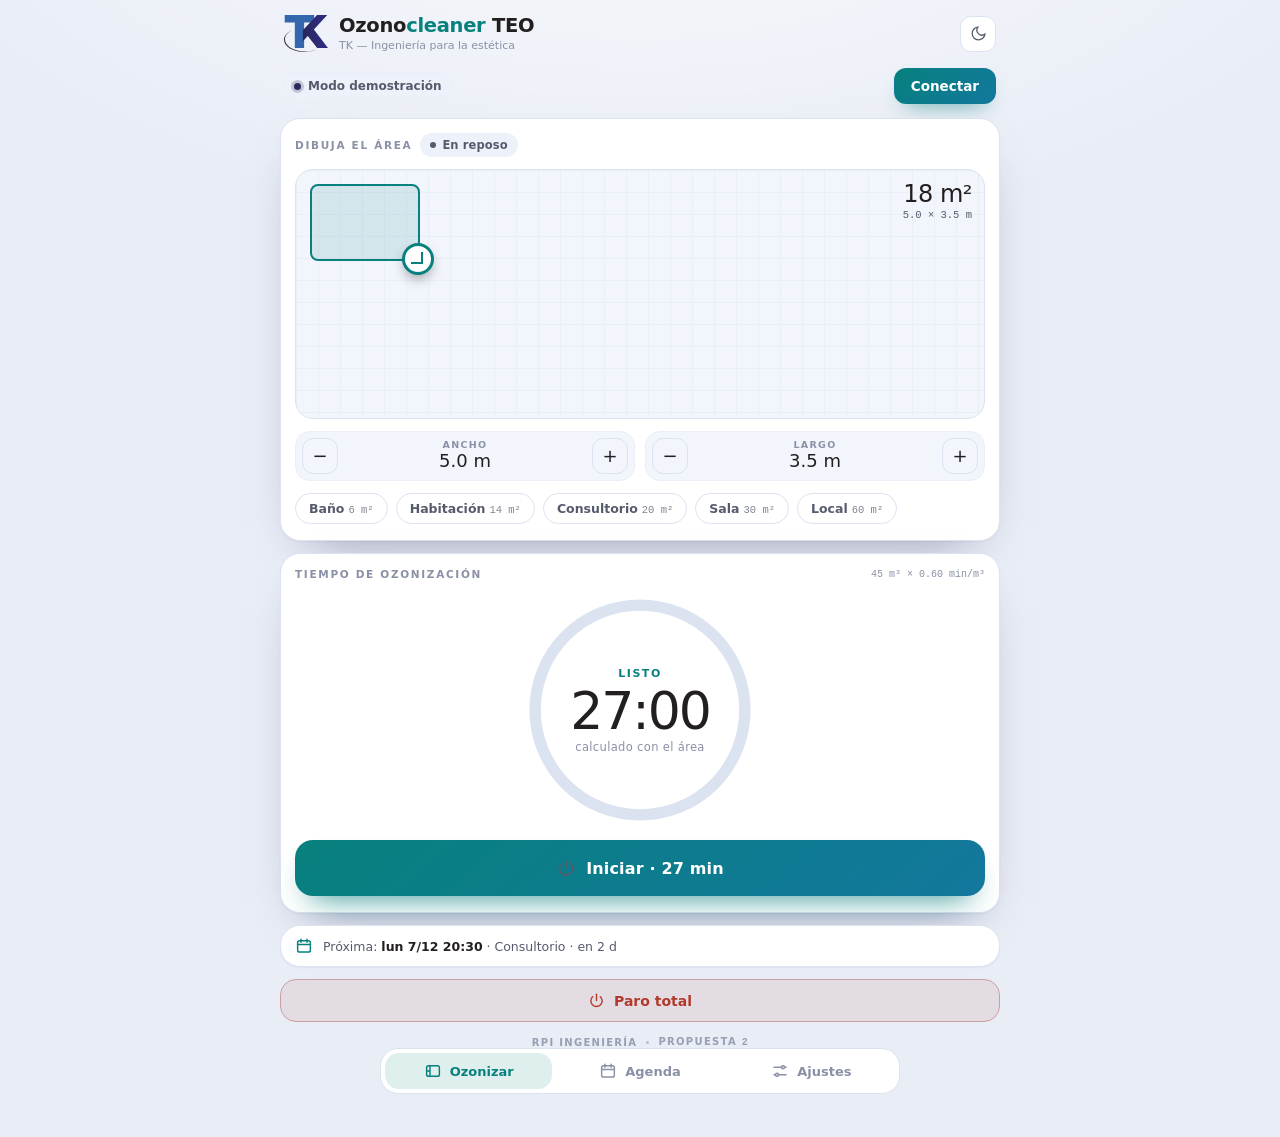
<file: Ozonocleaner_TEO/propuesta-2-habitacion.html>
<!DOCTYPE html>
<html lang="es">
<head>
<meta charset="UTF-8">
<meta name="viewport" content="width=device-width, initial-scale=1, viewport-fit=cover">
<title>Ozonocleaner TEO · Propuesta 2 · Habitación</title>
<meta name="description" content="Propuesta 2: se dibuja la habitación arrastrando una esquina y el dial marca el tiempo. Tres pestañas: Ozonizar, Agenda y Ajustes.">
<meta name="theme-color" content="#2E2A5C">
<link rel="icon" href="data:image/svg+xml,%3Csvg xmlns=%22http://www.w3.org/2000/svg%22 viewBox=%220 0 512 512%22%3E%3Crect width=%22512%22 height=%22512%22 rx=%22114%22 fill=%22%232E2A5C%22/%3E%3Cg transform=%22translate%28107.51 75.06%29 scale%280.32%29%22%3E%3Cdefs%3E%3ClinearGradient id=%22ik%22 x1=%22421.29%22 y1=%22375.97%22 x2=%22908.96%22 y2=%22375.97%22 gradientUnits=%22userSpaceOnUse%22%3E%3Cstop offset=%220%22 stop-color=%22%236E9FDD%22/%3E%3Cstop offset=%22.64%22 stop-color=%22%239AC0F2%22/%3E%3C/linearGradient%3E%3C/defs%3E%3Cpolygon fill=%22%23FFFFFF%22 points=%22246.71 639.26 246.71 143.38 50.36 143.38 50.36 0 622.95 0 622.95 143.38 427.52 143.38 427.52 639.26 246.71 639.26%22/%3E%3Cg transform=%22translate%28-17.54 -56.34%29%22%3E%3Cpolygon fill=%22url%28%23ik%29%22 points=%22908.96 695.6 634.65 339.57 894.35 56.34 696.18 56.34 421.3 351.31 421.3 564.81 515.83 463.52 698.92 695.6 908.96 695.6%22/%3E%3Cpath fill=%22%238F93A3%22 d=%22M463.23%2C765.85c-215.43%2C0-390.07-106.11-390.07-237%2C0-73.42%2C55-139%2C141.21-182.5-97.1%2C43.11-160.19%2C112.8-160.19%2C191.46%2C0%2C130.89%2C174.65%2C237%2C390.08%2C237%2C94.6%2C0%2C181.33-20.46%2C248.86-54.5-64.47%2C28.63-143.92%2C45.54-229.89%2C45.54%22/%3E%3C/g%3E%3C/g%3E%3Cg stroke=%22%234FD8CC%22 stroke-width=%228.3%22 stroke-linecap=%22round%22 fill=%22none%22%3E%3Cline x1=%22256.0%22 y1=%22353.8%22 x2=%22206.6%22 y2=%22414.6%22/%3E%3Cline x1=%22256.0%22 y1=%22353.8%22 x2=%22305.4%22 y2=%22414.6%22/%3E%3C/g%3E%3Ccircle cx=%22256.0%22 cy=%22353.8%22 r=%2221.8%22 fill=%22%234FD8CC%22 fill-opacity=%221%22/%3E%3Ccircle cx=%22206.6%22 cy=%22414.6%22 r=%2221.8%22 fill=%22%234FD8CC%22 fill-opacity=%221%22/%3E%3Ccircle cx=%22305.4%22 cy=%22414.6%22 r=%2221.8%22 fill=%22%234FD8CC%22 fill-opacity=%221%22/%3E%3C/svg%3E">
<style>
:root{
  --r:20px;
  --row:40px;
  --sans:"Segoe UI Variable Display","Segoe UI",system-ui,-apple-system,"Helvetica Neue",sans-serif;
  --mono:"Cascadia Mono",ui-monospace,"SF Mono",Consolas,monospace;
  --ground:#E9EDF6;
  --surface:#FFFFFF;
  --surface-2:#F2F5FC;
  --line:#DBE2F0;
  --line-soft:#EAEEF7;
  --ink:#231F20;
  --ink-2:#565B6C;
  --muted:#8A91A6;
  --chip:#EDF1FA;
  --azul:#1D71B8;
  --indigo:#2E2A5C;
  --indigo-fill:#2E2A5C;
  --o3:#08807D;
  --o3-deep:#05595C;
  --o3-glow:#12A099;
  --o3-bg:rgba(8,128,125,.13);
  --on-o3:#FFFFFF;
  --aviso:#B96A12;
  --aviso-bg:rgba(232,149,44,.16);
  --ok:#1B8F62;
  --ok-bg:rgba(27,143,98,.12);
  --stop:#B23A2B;
  --stop-bg:rgba(178,58,43,.09);
  --lg-blue:#3466AE;
  --lg-k1:#29265B;
  --lg-k2:#2E2B7A;
  --lg-arc:#313132;
  --shadow:0 22px 50px -30px rgba(46,42,92,.55), 0 1px 2px rgba(46,42,92,.05);
}
@media (prefers-color-scheme: dark){
  :root:not([data-theme="light"]){
    --ground:#0E0E22;
    --surface:#191934;
    --surface-2:#212143;
    --line:#2D2D55;
    --line-soft:#242449;
    --ink:#EDEFF8;
    --ink-2:#AEB4CB;
    --muted:#7B8299;
    --chip:#242449;
    --azul:#57A3E4;
    --indigo:#9A92F0;
    --indigo-fill:#2E2A5C;
    --o3:#4FD8CC;
    --o3-deep:#16716F;
    --o3-glow:#2FB5AC;
    --o3-bg:rgba(79,216,204,.15);
    --on-o3:#062B2A;
    --aviso:#F2A83F;
    --aviso-bg:rgba(242,168,63,.16);
    --ok:#3EC38C;
    --ok-bg:rgba(62,195,140,.14);
    --stop:#E0705F;
    --stop-bg:rgba(224,112,95,.12);
    --lg-blue:#7FAEE8;
    --lg-k1:#8F8AE6;
    --lg-k2:#A9A2F5;
    --lg-arc:#8A90A6;
    --shadow:0 24px 60px -34px rgba(0,0,0,.85), 0 1px 2px rgba(0,0,0,.4);
  }
}
:root[data-theme="dark"]{
  --ground:#0E0E22;
  --surface:#191934;
  --surface-2:#212143;
  --line:#2D2D55;
  --line-soft:#242449;
  --ink:#EDEFF8;
  --ink-2:#AEB4CB;
  --muted:#7B8299;
  --chip:#242449;
  --azul:#57A3E4;
  --indigo:#9A92F0;
  --indigo-fill:#2E2A5C;
  --o3:#4FD8CC;
  --o3-deep:#16716F;
  --o3-glow:#2FB5AC;
  --o3-bg:rgba(79,216,204,.15);
  --on-o3:#062B2A;
  --aviso:#F2A83F;
  --aviso-bg:rgba(242,168,63,.16);
  --ok:#3EC38C;
  --ok-bg:rgba(62,195,140,.14);
  --stop:#E0705F;
  --stop-bg:rgba(224,112,95,.12);
  --lg-blue:#7FAEE8;
  --lg-k1:#8F8AE6;
  --lg-k2:#A9A2F5;
  --lg-arc:#8A90A6;
  --shadow:0 24px 60px -34px rgba(0,0,0,.85), 0 1px 2px rgba(0,0,0,.4);
}

*{box-sizing:border-box}
html,body{margin:0}
body{
  background:
    radial-gradient(1100px 520px at 50% -12%, color-mix(in srgb, var(--surface) 70%, transparent), transparent 70%),
    var(--ground);
  color:var(--ink);
  font-family:var(--sans);
  -webkit-font-smoothing:antialiased;
  min-height:100vh;min-height:100dvh;
  padding:13px 14px 26px;
  padding-left:max(14px, env(safe-area-inset-left));
  padding-right:max(14px, env(safe-area-inset-right));
  padding-bottom:max(26px, env(safe-area-inset-bottom));
}
button{font-family:inherit;color:inherit;cursor:pointer}
input{font-family:inherit;color:inherit}
:focus-visible{outline:2px solid var(--azul);outline-offset:3px;border-radius:6px}
[hidden]{display:none !important}

.app{max-width:472px;margin-inline:auto;display:flex;flex-direction:column;gap:10px}
.eyebrow{font-size:10.5px;letter-spacing:.16em;text-transform:uppercase;color:var(--muted);font-weight:600}
.card{background:var(--surface);border:1px solid var(--line);border-radius:var(--r);box-shadow:var(--shadow)}
.mono{font-family:var(--mono)}

/* ---- Encabezado ---- */
.topbar{display:flex;align-items:center;gap:11px;padding:2px 4px}
.mark{width:44px;height:37px;flex:none}
.titles{display:flex;flex-direction:column;gap:2px;margin-right:auto;min-width:0}
.titles h1{margin:0;font-size:19.5px;font-weight:650;letter-spacing:-.015em;line-height:1.12}
.titles h1 b{font-weight:650;color:var(--o3)}
.brandline{font-size:11px;color:var(--muted);line-height:1.2;white-space:nowrap;overflow:hidden;text-overflow:ellipsis}
.icon-btn{
  width:36px;height:36px;border-radius:11px;border:1px solid var(--line);
  background:var(--surface);display:grid;place-items:center;color:var(--ink-2);
  transition:border-color .18s, color .18s, transform .18s;
}
.icon-btn svg{width:17px;height:17px}
.theme-btn svg{grid-area:1 / 1;transition:opacity .24s ease, transform .42s cubic-bezier(.22,1,.36,1)}
.theme-btn .i-sun{opacity:0;transform:rotate(-80deg) scale(.5)}
.theme-btn .i-moon{opacity:0;transform:rotate(80deg) scale(.5)}
.theme-btn[data-icon="sun"] .i-sun,
.theme-btn[data-icon="moon"] .i-moon{opacity:1;transform:none}

/* ---- Conexion ---- */
.connbar{display:flex;align-items:center;gap:10px;padding:2px 4px}
.pill{
  display:inline-flex;align-items:center;gap:7px;padding:6px 11px 6px 9px;border-radius:999px;
  background:var(--chip);border:1px solid var(--line-soft);font-size:12px;font-weight:560;color:var(--ink-2);margin-right:auto;
}
.pill .dot{width:7px;height:7px;border-radius:50%;background:var(--muted);flex:none}
.pill[data-state="demo"] .dot{background:var(--indigo);box-shadow:0 0 0 3px color-mix(in srgb,var(--indigo) 22%,transparent)}
.pill[data-state="on"] .dot{background:var(--ok);box-shadow:0 0 0 3px var(--ok-bg)}
.pill[data-state="wait"] .dot{background:var(--aviso);animation:blink 1s infinite}
.pill[data-state="perdida"]{color:var(--stop)}
.pill[data-state="perdida"] .dot{background:var(--stop);box-shadow:0 0 0 3px var(--stop-bg)}
@keyframes blink{50%{opacity:.25}}
.btn{
  border:1px solid var(--line);background:var(--surface);padding:9px 16px;border-radius:12px;
  font-size:13.5px;font-weight:600;
  transition:transform .16s, box-shadow .16s, background .16s, border-color .16s;
}
.btn:active{transform:translateY(0) scale(.98)}
.btn-primary{
  background:linear-gradient(140deg,var(--o3),color-mix(in srgb,var(--o3) 45%,var(--azul)));
  border-color:transparent;color:var(--on-o3);
  box-shadow:0 10px 22px -12px color-mix(in srgb,var(--o3) 90%,transparent);
}
.btn-ghost{background:transparent}
.btn-danger{color:var(--stop);border-color:color-mix(in srgb,var(--stop) 40%,var(--line));background:var(--stop-bg)}

.chip{
  display:inline-flex;align-items:center;gap:6px;padding:5px 10px;border-radius:999px;font-size:11.5px;font-weight:650;
  letter-spacing:.01em;background:var(--chip);color:var(--ink-2);transition:background .25s, color .25s;
}
.chip i{width:6px;height:6px;border-radius:50%;background:currentColor;flex:none}
.chip[data-mode="run"]{background:var(--o3-bg);color:var(--o3)}
.chip[data-mode="idle"]{background:var(--chip);color:var(--ink-2)}

.alert,.local{display:none;gap:9px;align-items:center;padding:11px 14px;border-radius:14px;font-size:12.5px;line-height:1.45}
.alert{background:var(--stop-bg);border:1px solid color-mix(in srgb,var(--stop) 35%,transparent);color:var(--stop);font-weight:600}
.local{background:var(--chip);border:1px solid var(--line);color:var(--ink-2)}
.alert.show,.local.show{display:flex}
.local svg{width:16px;height:16px;flex:none;color:var(--azul)}
.local b{color:var(--ink)}
.solo-mirar [data-cmd]{opacity:.42;cursor:not-allowed;filter:grayscale(.45)}
.solo-mirar [data-cmd]:active{transform:none}

.toast{
  position:fixed;left:50%;bottom:22px;transform:translate(-50%,20px);
  background:var(--indigo-fill);color:#fff;padding:10px 18px;border-radius:999px;
  font-size:13px;font-weight:600;opacity:0;pointer-events:none;
  transition:opacity .25s, transform .25s;z-index:80;
  box-shadow:0 16px 30px -18px rgba(0,0,0,.8);max-width:calc(100vw - 32px);text-align:center;
}
.toast.show{opacity:1;transform:translate(-50%,0)}
.toast.arriba{bottom:auto !important;top:16px;transform:translate(-50%,-20px)}
.toast.arriba.show{transform:translate(-50%,0)}

/* ---- Pie ---- */
.foot{display:flex;flex-direction:column;align-items:center;gap:9px;margin-top:2px}
.sig{margin:0;display:flex;align-items:center;gap:9px;font-size:10px;letter-spacing:.13em;text-transform:uppercase;font-weight:650;color:var(--muted);opacity:.85}
.sig i{width:3px;height:3px;border-radius:50%;background:currentColor;flex:none;opacity:.6}
.sig b{font-family:var(--mono);font-weight:600;letter-spacing:.05em}

/* ---- Paro total ---- */
.stop{
  display:flex;align-items:center;justify-content:center;gap:9px;width:100%;padding:12px;border-radius:16px;
  border:1px solid color-mix(in srgb,var(--stop) 40%,var(--line));background:var(--stop-bg);color:var(--stop);
  font-size:14px;font-weight:680;transition:background .18s, transform .16s;
}
.stop svg{width:17px;height:17px}

/* ---- Controles pequeños ---- */
.step{
  width:44px;height:44px;border-radius:14px;border:1px solid var(--line);background:var(--surface-2);
  font-size:21px;font-weight:300;line-height:1;display:grid;place-items:center;color:var(--ink);
  transition:background .16s, border-color .16s, transform .12s;flex:none;
}
.step:active{transform:scale(.97)}
.qc{
  border:1px solid var(--line);background:transparent;color:var(--ink-2);padding:7px 13px;border-radius:999px;
  font-size:12.5px;font-weight:600;transition:border-color .16s ease, color .16s ease, background .16s ease;
}
.qc[aria-pressed="true"]{background:var(--o3-bg);border-color:var(--o3);color:var(--o3)}
.qc small{font-family:var(--mono);font-weight:500;opacity:.75;margin-left:4px;font-size:10.5px}
.chips{display:flex;gap:8px;flex-wrap:wrap}
.seg{display:grid;grid-auto-flow:column;grid-auto-columns:1fr;background:var(--surface-2);border:1px solid var(--line);border-radius:13px;padding:3px;gap:3px}
.seg button{border:0;background:transparent;border-radius:10px;padding:8px 10px;font-size:12.5px;font-weight:650;color:var(--ink-2);transition:background .18s,color .18s}
.seg button[aria-pressed="true"]{background:var(--surface);color:var(--o3);box-shadow:0 1px 3px rgba(46,42,92,.18)}
.days{display:grid;grid-template-columns:repeat(7,1fr);gap:6px}
.days button{
  aspect-ratio:1;border-radius:12px;border:1px solid var(--line);background:transparent;
  font-size:12.5px;font-weight:650;color:var(--ink-2);transition:all .16s ease;
}
.days button[aria-pressed="true"]{background:var(--o3-bg);border-color:var(--o3);color:var(--o3)}
.switch{
  position:relative;width:42px;height:25px;border-radius:999px;border:1px solid var(--line);
  background:var(--surface-2);flex:none;padding:0;transition:background .2s, border-color .2s;
}
.switch::after{
  content:"";position:absolute;left:2px;top:2px;width:19px;height:19px;border-radius:50%;
  background:var(--muted);transition:transform .22s cubic-bezier(.22,1,.36,1), background .2s;
}
.switch[aria-checked="true"]{background:var(--o3-bg);border-color:var(--o3)}
.switch[aria-checked="true"]::after{transform:translateX(17px);background:var(--o3)}
.field{display:flex;flex-direction:column;gap:7px}
.txt{
  width:100%;padding:11px 13px;border-radius:13px;border:1px solid var(--line);background:var(--surface-2);
  font-size:14px;color:var(--ink);outline:none;color-scheme:light dark;
}
.txt:focus{border-color:var(--o3)}
:root[data-theme="dark"] .txt{color-scheme:dark}
:root[data-theme="light"] .txt{color-scheme:light}

/* ---- Selector de area ---- */
.ap{display:flex;flex-direction:column;gap:11px}
.ap-row{display:flex;align-items:center;gap:12px}
.ap-val{flex:1;text-align:center;font-size:30px;font-weight:330;letter-spacing:-.02em;font-variant-numeric:tabular-nums}
.ap-val small{font-size:14px;color:var(--ink-2);font-weight:450;margin-left:3px}
.ap-sub{font-size:11.5px;color:var(--muted);text-align:center;font-family:var(--mono)}
input[type=range].ap-range{
  -webkit-appearance:none;appearance:none;width:100%;height:28px;background:transparent;margin:0;touch-action:pan-y;
  --p:0%;
}
.ap-range::-webkit-slider-runnable-track{height:6px;border-radius:6px;background:linear-gradient(90deg,var(--o3) var(--p),var(--line) var(--p))}
.ap-range::-moz-range-track{height:6px;border-radius:6px;background:var(--line)}
.ap-range::-moz-range-progress{height:6px;border-radius:6px;background:var(--o3)}
.ap-range::-webkit-slider-thumb{-webkit-appearance:none;width:24px;height:24px;border-radius:50%;margin-top:-9px;background:var(--surface);border:3px solid var(--o3);box-shadow:0 4px 10px -3px rgba(0,0,0,.4)}
.ap-range::-moz-range-thumb{width:18px;height:18px;border-radius:50%;background:var(--surface);border:3px solid var(--o3)}

/* ---- Rueda de hora (heredada de Teo) ---- */
.tpick{position:relative;display:flex;align-items:center;justify-content:center;gap:4px;height:calc(var(--row) * 3)}
.tband{position:absolute;left:8px;right:8px;top:50%;transform:translateY(-50%);height:var(--row);border-radius:13px;background:var(--surface-2);border:1px solid var(--line);pointer-events:none}
.tpick::before,.tpick::after{content:"";position:absolute;left:0;right:0;height:var(--row);pointer-events:none;z-index:2}
.tpick::before{top:0;background:linear-gradient(var(--surface),transparent)}
.tpick::after{bottom:0;background:linear-gradient(transparent,var(--surface))}
.tcol{position:relative;z-index:1;width:82px;height:100%;overflow-y:scroll;scroll-snap-type:y mandatory;scrollbar-width:none;-ms-overflow-style:none;text-align:center;touch-action:pan-y}
.tcol::-webkit-scrollbar{display:none}
.tcol .pad{height:var(--row)}
.tcol b{display:block;height:var(--row);line-height:var(--row);scroll-snap-align:center;font-size:31px;font-weight:300;font-variant-numeric:tabular-nums;letter-spacing:-.02em;color:var(--muted);transition:color .18s ease, transform .18s ease}
.tcol b[data-sel]{color:var(--ink);transform:scale(1.04)}
.tsep{font-size:29px;font-weight:250;color:var(--ink-2);padding-bottom:3px;position:relative;z-index:3}

/* ---- Boton de salida (ozono) ---- */
.power-btn{
  position:relative;display:grid;place-items:center;width:130px;height:130px;border:0;padding:0;background:none;border-radius:50%;
  -webkit-tap-highlight-color:transparent;transition:transform .18s cubic-bezier(.22,1,.36,1);
}
.power-btn>*{grid-area:1 / 1}
.power-btn:active{transform:scale(.965)}
.power-btn:focus-visible{outline:2px solid var(--azul);outline-offset:6px;border-radius:50%}
.pb-rim{width:130px;height:130px;border-radius:50%;pointer-events:none;border:1px solid var(--line-soft);transition:border-color .32s ease}
.on .pb-rim{border-color:color-mix(in srgb,var(--o3) 40%,transparent)}
.pb-disc{
  width:112px;height:112px;border-radius:50%;background:linear-gradient(158deg,var(--surface),var(--surface-2));
  border:1px solid var(--line);box-shadow:inset 0 1px 0 rgba(255,255,255,.5), 0 14px 28px -20px rgba(46,42,92,.9);
  transition:background .32s ease, border-color .32s ease, box-shadow .32s ease;overflow:hidden;position:relative;
}
.on .pb-disc{
  background:radial-gradient(120% 120% at 32% 16%, color-mix(in srgb,var(--o3-glow) 80%,#fff), transparent 60%),
             linear-gradient(150deg,var(--o3-glow),var(--o3-deep));
  border-color:transparent;
  box-shadow:0 22px 44px -18px color-mix(in srgb,var(--o3-glow) 95%,transparent), inset 0 1px 0 rgba(255,255,255,.32);
}
.pb-halo{width:112px;height:112px;border-radius:50%;background:var(--o3-bg);opacity:0;pointer-events:none}
.on .pb-halo{animation:pb-pulse 2.6s ease-in-out infinite}
@keyframes pb-pulse{0%,100%{transform:scale(1);opacity:0}45%{transform:scale(1.3);opacity:1}}
.pb-ring{width:112px;height:112px;border-radius:50%;pointer-events:none;border:2px solid color-mix(in srgb,var(--o3) 55%,transparent);transform:scale(.55);opacity:0}
.power-btn.pressed .pb-ring{animation:pb-ring 520ms cubic-bezier(.22,1,.36,1)}
@keyframes pb-ring{0%{transform:scale(.55);opacity:.85}100%{transform:scale(1.36);opacity:0}}
.pb-icon{width:40px;height:40px;color:var(--ink-2);transition:color .32s ease, transform .32s cubic-bezier(.22,1,.36,1);z-index:2}
.on .pb-icon{color:#fff;transform:scale(1.06)}
.power-state{
  display:flex;align-items:center;gap:9px;font-size:18px;font-weight:700;letter-spacing:.15em;text-transform:uppercase;
  color:var(--muted);transition:color .32s ease;
}
.power-state i{width:8px;height:8px;border-radius:50%;background:currentColor;opacity:.45;flex:none;transition:opacity .32s ease, box-shadow .32s ease}
.on .power-state{color:var(--o3)}
.on .power-state i{opacity:1;box-shadow:0 0 0 4px var(--o3-bg)}

/* ---- Burbujas de ozono ---- */
.bub{position:absolute;inset:0;overflow:hidden;pointer-events:none;border-radius:inherit}
.bub i{
  position:absolute;bottom:-14px;border-radius:50%;border:1.5px solid var(--o3-glow);opacity:0;
  width:var(--s);height:var(--s);left:var(--x);
  animation:rise var(--d) linear var(--dl) infinite;animation-play-state:paused;
}
.on .bub i,.bub.live i{animation-play-state:running}
@keyframes rise{
  0%{transform:translate(0,0) scale(.6);opacity:0}
  15%{opacity:.75}
  60%{transform:translate(var(--dx),calc(var(--h) * -.6)) scale(.9)}
  100%{transform:translate(0,calc(var(--h) * -1)) scale(1.1);opacity:0}
}

/* ---- Filas de programación ---- */
.srow{display:flex;align-items:center;gap:13px;padding:11px 4px;border-top:1px solid var(--line-soft);cursor:pointer;transition:opacity .2s}
.srow:first-child{border-top:0}
.srow .t{font-family:var(--mono);font-size:19px;font-weight:500;letter-spacing:-.02em;min-width:56px;font-variant-numeric:tabular-nums}
.srow .m{display:flex;flex-direction:column;gap:2px;min-width:0;flex:1}
.srow .m b{font-size:13.5px;font-weight:650;white-space:nowrap;overflow:hidden;text-overflow:ellipsis}
.srow .m span{font-size:11.5px;color:var(--muted);white-space:nowrap;overflow:hidden;text-overflow:ellipsis}
.srow.off .t,.srow.off .m{opacity:.45}
.vacio{font-size:12.5px;color:var(--muted);text-align:center;padding:14px 8px;line-height:1.5}
.cfg{display:flex;flex-direction:column;gap:2px;margin-bottom:8px}
.cfg-h{display:flex;justify-content:space-between;font-size:12.5px;color:var(--ink-2)}
.cfg-h b{color:var(--ink);font-weight:600}
.cfg-nota{margin:6px 0 0;font-size:11px;color:var(--muted);line-height:1.5}

/* ---- Anillo de progreso ---- */
.ring-svg{display:block;transform:rotate(-90deg)}
.ring-svg circle{fill:none;stroke-width:7;stroke-linecap:round}
.ring-svg .bg{stroke:var(--line)}
.ring-svg .fg{stroke:var(--o3);stroke-dasharray:100;stroke-dashoffset:100;transition:stroke-dashoffset .8s linear, stroke .3s}

/* ---- Hoja inferior ---- */
.sheet-back{position:fixed;inset:0;background:rgba(10,10,30,.5);opacity:0;transition:opacity .24s ease;z-index:60}
.sheet-back.show{opacity:1}
.sheet{
  position:fixed;left:0;right:0;bottom:0;z-index:61;margin-inline:auto;max-width:520px;max-height:92dvh;
  background:var(--surface);border:1px solid var(--line);border-bottom:0;border-radius:24px 24px 0 0;
  box-shadow:0 -30px 60px -30px rgba(0,0,0,.6);
  transform:translateY(104%);transition:transform .32s cubic-bezier(.22,1,.36,1);
  display:flex;flex-direction:column;
}
.sheet.show{transform:none}
.sheet-grip{width:38px;height:4px;border-radius:4px;background:var(--line);margin:9px auto 0;flex:none}
.sheet-head{display:flex;align-items:center;justify-content:space-between;padding:10px 18px 4px}
.sheet-head b{font-size:16px;font-weight:650}
.sheet-body{padding:8px 18px max(20px,env(safe-area-inset-bottom));overflow-y:auto;display:flex;flex-direction:column;gap:16px}
.sheet-actions{display:flex;gap:10px}
.sheet-actions .btn{flex:1;padding:12px}
.resumen{font-size:12.5px;color:var(--ink-2);text-align:center;padding:9px 12px;border-radius:12px;background:var(--o3-bg)}
.resumen b{color:var(--o3);font-weight:700}
@media (min-width:760px){
  .sheet{top:50%;bottom:auto;border-bottom:1px solid var(--line);border-radius:24px;transform:translateY(-46%);opacity:0;transition:transform .3s cubic-bezier(.22,1,.36,1), opacity .2s}
  .sheet.show{transform:translateY(-50%);opacity:1}
}

/* ---- Splash ---- */
#splash{
  position:fixed;inset:0;z-index:100;display:grid;place-items:center;
  background:linear-gradient(160deg,#2E2A5C,#1B1840);
  animation:sp-out 200ms cubic-bezier(.23,1,.32,1) 900ms forwards;
  --lg-blue:#FFFFFF;--lg-k1:#6E9FDD;--lg-k2:#9AC0F2;--lg-arc:#8F93A3;
}
#splash .in{display:flex;flex-direction:column;align-items:center;gap:14px;position:relative}
#splash .halo{
  position:absolute;width:390px;height:390px;border-radius:50%;top:50%;left:50%;margin:-195px 0 0 -195px;
  background:radial-gradient(circle,rgba(69,214,202,.24),transparent 68%);
  opacity:0;transform:scale(.6);animation:sp-halo 480ms cubic-bezier(.22,1,.36,1) forwards;
}
#splash svg.mark{width:min(150px,40vw);height:auto;position:relative;opacity:0;transform:scale(1.14);animation:sp-land 340ms cubic-bezier(.16,1.02,.3,1) 30ms forwards}
#splash .wm{position:relative;color:#fff;font-size:30px;font-weight:300;letter-spacing:.02em;opacity:0;animation:sp-fade 400ms ease 260ms forwards}
#splash .wm b{font-weight:700;color:#5FE0D4}
#splash .wm-sub{position:relative;font-size:11px;letter-spacing:.14em;text-transform:uppercase;color:#8F93B5;opacity:0;animation:sp-fade 400ms ease 380ms forwards}
#splash .bub{opacity:.9}
@keyframes sp-halo{to{opacity:1;transform:scale(1)}}
@keyframes sp-land{to{opacity:1;transform:scale(1)}}
@keyframes sp-fade{to{opacity:1}}
@keyframes sp-out{to{opacity:0;transform:scale(1.04);visibility:hidden}}
.app,.shell{opacity:0;transform:translateY(10px);animation:app-in 240ms cubic-bezier(.22,1,.36,1) 780ms forwards}
@keyframes app-in{to{opacity:1;transform:none}}
.reveal{opacity:0;transform:translateY(16px);transition:opacity .5s cubic-bezier(.22,1,.36,1), transform .5s cubic-bezier(.22,1,.36,1)}
.reveal.seen{opacity:1;transform:none}

@media (hover:hover) and (pointer:fine){
  .icon-btn:hover{border-color:var(--azul);color:var(--azul);transform:translateY(-1px)}
  .btn:hover{transform:translateY(-1px)}
  .step:hover,.qc:hover{border-color:var(--o3);color:var(--o3)}
  .power-btn:hover{transform:scale(1.025)}
  .stop:hover{background:color-mix(in srgb,var(--stop) 16%,transparent);transform:translateY(-1px)}
}
@media (prefers-reduced-motion:reduce){
  #splash svg.mark,#splash .halo,.app,.shell{transform:none !important}
  .on .pb-halo,.pb-ring{animation:none !important}
  .bub i{animation:none !important;opacity:0}
  .btn:hover,.icon-btn:hover,.power-btn:hover,.stop:hover{transform:none !important}
  #splash{animation-duration:160ms !important;animation-delay:400ms !important}
  .app,.shell{animation-duration:160ms !important;animation-delay:410ms !important}
  .reveal{opacity:1 !important;transform:none !important;transition:none !important}
  .sheet,.sheet-back{transition-duration:.01s}
}


/* ===== Propuesta 2 · Habitación ===== */
body{padding-bottom:96px}
.app{gap:12px}
.tabs{
  position:fixed;left:0;right:0;bottom:0;z-index:40;display:flex;justify-content:center;
  padding:8px 14px max(10px,env(safe-area-inset-bottom));
  background:color-mix(in srgb,var(--surface) 86%,transparent);backdrop-filter:blur(14px);-webkit-backdrop-filter:blur(14px);
  border-top:1px solid var(--line);
}
.tabs nav{display:grid;grid-template-columns:repeat(3,1fr);gap:4px;width:100%;max-width:472px}
.tabs button{
  display:flex;flex-direction:column;align-items:center;gap:3px;padding:7px 4px;border:0;border-radius:14px;background:transparent;
  font-size:11px;font-weight:650;color:var(--muted);transition:color .2s,background .2s;
}
.tabs button svg{width:21px;height:21px}
.tabs button[aria-selected="true"]{color:var(--o3);background:var(--o3-bg)}
@media (min-width:760px){
  body{padding-bottom:40px}
  .tabs{position:static;background:none;border:0;backdrop-filter:none;padding:0;margin:0 0 4px}
  .tabs nav{max-width:520px;margin-inline:auto;background:var(--surface);border:1px solid var(--line);border-radius:18px;padding:4px}
  .tabs button{flex-direction:row;justify-content:center;gap:8px;font-size:13px;padding:9px}
  .tabs button svg{width:18px;height:18px}
  .app{max-width:720px}
}
.pane{display:none;flex-direction:column;gap:12px}
.pane.show{display:flex;animation:tswap 200ms ease-out}
@keyframes tswap{from{opacity:0;transform:translateY(6px)}to{opacity:1;transform:none}}

.stage{padding:14px 14px 16px;display:flex;flex-direction:column;gap:12px}
.head{display:flex;align-items:center;gap:8px}
.head .hint{margin-left:auto;font-family:var(--mono);font-size:10px;color:var(--muted)}
.cv{
  position:relative;height:250px;border-radius:18px;overflow:hidden;touch-action:none;
  background:var(--surface-2);border:1px solid var(--line);
  background-image:linear-gradient(var(--line-soft) 1px,transparent 1px),linear-gradient(90deg,var(--line-soft) 1px,transparent 1px);
  background-size:var(--m) var(--m);
}
.rm{
  position:absolute;left:14px;top:14px;border:2px solid var(--o3);border-radius:8px;background:var(--o3-bg);
  transition:box-shadow .4s;
}
.cv.drag .rm{transition:none}
.cv.live .rm{box-shadow:0 0 0 6px var(--o3-bg),0 0 44px -6px var(--o3-glow)}
.cv .tag{position:absolute;right:12px;top:10px;text-align:right;display:flex;flex-direction:column;align-items:flex-end;gap:1px;font-family:var(--mono);font-size:10.5px;color:var(--ink-2);pointer-events:none}
.cv .tag b{font-size:24px;font-weight:300;color:var(--ink);font-family:var(--sans);letter-spacing:-.02em}
.hnd{
  position:absolute;right:-16px;bottom:-16px;width:32px;height:32px;border-radius:50%;background:var(--surface);
  border:3px solid var(--o3);box-shadow:0 6px 14px -4px rgba(0,0,0,.45);cursor:nwse-resize;z-index:4;touch-action:none;
  display:grid;place-items:center;
}
.hnd::before{content:"";width:10px;height:10px;border-right:2px solid var(--o3);border-bottom:2px solid var(--o3);transform:translate(-1px,-1px)}
.hnd::after{content:"";position:absolute;inset:-9px;border-radius:50%}
.cv.live .hnd{opacity:.4;pointer-events:none}
.dims{display:grid;grid-template-columns:1fr 1fr;gap:10px}
.dm{display:flex;align-items:center;gap:8px;background:var(--surface-2);border:1px solid var(--line-soft);border-radius:15px;padding:6px}
.dm .step{width:36px;height:36px;font-size:18px;border-radius:11px}
.dm div{flex:1;text-align:center;line-height:1.15}
.dm span{display:block;font-size:9.5px;letter-spacing:.14em;text-transform:uppercase;color:var(--muted);font-weight:600}
.dm b{font-size:18px;font-weight:450;font-variant-numeric:tabular-nums}

.dial{display:grid;place-items:center;position:relative;padding:4px 0}
.dial>*{grid-area:1 / 1}
.dial .ring-svg{width:228px;height:228px}
.dial .ring-svg circle{stroke-width:5}
.dial .mid{text-align:center;display:flex;flex-direction:column;align-items:center;gap:3px;z-index:2}
.dial .mid em{font-style:normal;font-size:52px;font-weight:220;letter-spacing:-.04em;font-variant-numeric:tabular-nums;line-height:1}
.dial .mid span{font-size:11.5px;color:var(--muted);letter-spacing:.03em}
.dial .mid .badge{font-size:11px;font-weight:700;letter-spacing:.14em;text-transform:uppercase;color:var(--o3);margin-bottom:2px}
.dial .in{position:relative;width:174px;height:174px;border-radius:50%;overflow:hidden;z-index:1;opacity:.9}
.go{
  display:flex;align-items:center;justify-content:center;gap:10px;width:100%;height:56px;border-radius:18px;border:0;
  font-size:16px;font-weight:700;letter-spacing:.01em;color:var(--on-o3);
  background:linear-gradient(140deg,var(--o3),color-mix(in srgb,var(--o3) 45%,var(--azul)));
  box-shadow:0 16px 30px -16px color-mix(in srgb,var(--o3) 95%,transparent);transition:transform .14s,background .2s;
}
.go:active{transform:scale(.98)}
.go svg{width:20px;height:20px}
.go.stopm{background:var(--stop-bg);color:var(--stop);border:1px solid color-mix(in srgb,var(--stop) 40%,var(--line));box-shadow:none}
.mini{display:flex;align-items:center;gap:10px;padding:11px 14px;font-size:12.5px;color:var(--ink-2)}
.mini svg{width:18px;height:18px;color:var(--o3);flex:none}
.mini b{color:var(--ink)}

.pad-card{padding:14px 15px 15px;display:flex;flex-direction:column;gap:11px}
.dia{font-size:11px;letter-spacing:.12em;text-transform:uppercase;color:var(--muted);font-weight:650;margin:6px 2px -4px}
.oc{display:flex;align-items:center;gap:12px;padding:10px 14px}
.oc .t{font-family:var(--mono);font-size:17px;font-weight:500;min-width:52px}
.oc .m{flex:1;min-width:0;font-size:13px;font-weight:650}
.oc .m span{display:block;font-size:11.5px;color:var(--muted);font-weight:450;margin-top:2px}
.oc .r{font-size:11.5px;color:var(--o3);font-weight:650;font-family:var(--mono)}
</style>
</head>
<body>
<div id="splash" aria-hidden="true"><div class="in"><div class="halo"></div><svg class="mark" viewBox="36.64 0 854.78 718.47" aria-label="TK"><defs><linearGradient id="mks" x1="421.29" y1="375.97" x2="908.96" y2="375.97" gradientUnits="userSpaceOnUse"><stop offset="0" stop-color="#6E9FDD"/><stop offset=".64" stop-color="#9AC0F2"/></linearGradient></defs><polygon fill="#FFFFFF" points="246.71 639.26 246.71 143.38 50.36 143.38 50.36 0 622.95 0 622.95 143.38 427.52 143.38 427.52 639.26 246.71 639.26"/><g transform="translate(-17.54 -56.34)"><polygon fill="url(#mks)" points="908.96 695.6 634.65 339.57 894.35 56.34 696.18 56.34 421.3 351.31 421.3 564.81 515.83 463.52 698.92 695.6 908.96 695.6"/><path fill="#8F93A3" d="M463.23,765.85c-215.43,0-390.07-106.11-390.07-237,0-73.42,55-139,141.21-182.5-97.1,43.11-160.19,112.8-160.19,191.46,0,130.89,174.65,237,390.08,237,94.6,0,181.33-20.46,248.86-54.5-64.47,28.63-143.92,45.54-229.89,45.54"/></g></svg><div class="wm">Ozono<b>cleaner</b></div><div class="wm-sub">TK &middot; Ingenier&iacute;a para la est&eacute;tica</div></div></div>
<div class="app shell">
  <header class="topbar"><svg class="mark" viewBox="36.64 0 854.78 718.47" aria-label="TK"><defs><linearGradient id="mk" x1="421.29" y1="375.97" x2="908.96" y2="375.97" gradientUnits="userSpaceOnUse"><stop offset="0" style="stop-color:var(--lg-k1)"/><stop offset=".64" style="stop-color:var(--lg-k2)"/></linearGradient></defs><polygon fill="var(--lg-blue)" points="246.71 639.26 246.71 143.38 50.36 143.38 50.36 0 622.95 0 622.95 143.38 427.52 143.38 427.52 639.26 246.71 639.26"/><g transform="translate(-17.54 -56.34)"><polygon fill="url(#mk)" points="908.96 695.6 634.65 339.57 894.35 56.34 696.18 56.34 421.3 351.31 421.3 564.81 515.83 463.52 698.92 695.6 908.96 695.6"/><path fill="var(--lg-arc)" d="M463.23,765.85c-215.43,0-390.07-106.11-390.07-237,0-73.42,55-139,141.21-182.5-97.1,43.11-160.19,112.8-160.19,191.46,0,130.89,174.65,237,390.08,237,94.6,0,181.33-20.46,248.86-54.5-64.47,28.63-143.92,45.54-229.89,45.54"/></g></svg>
    <div class="titles"><h1>Ozono<b>cleaner</b> TEO</h1><span class="brandline">TK &mdash; Ingenier&iacute;a para la est&eacute;tica</span></div>
    <button class="icon-btn theme-btn" id="themeBtn" data-icon="moon" aria-label="Cambiar a tema oscuro">
      <svg class="i-moon" viewBox="0 0 24 24" fill="none" stroke="currentColor" stroke-width="1.8" stroke-linecap="round" aria-hidden="true"><path d="M21 12.8A9 9 0 1 1 11.2 3a7 7 0 0 0 9.8 9.8z"/></svg>
      <svg class="i-sun" viewBox="0 0 24 24" fill="none" stroke="currentColor" stroke-width="1.8" stroke-linecap="round" aria-hidden="true"><circle cx="12" cy="12" r="4.1"/><path d="M12 2.7v2M12 19.3v2M4.4 4.4l1.4 1.4M18.2 18.2l1.4 1.4M2.7 12h2M19.3 12h2M4.4 19.6l1.4-1.4M18.2 5.8l1.4-1.4"/></svg>
    </button>
  </header>
  <div class="connbar"><span class="pill" id="pill" data-state="demo"><i class="dot"></i><span id="pillText">Modo demostraci&oacute;n</span></span><button class="btn btn-primary" id="connectBtn">Conectar</button></div>
  <div class="alert" id="alert"></div>
  <div class="local" id="local"><svg viewBox="0 0 24 24" fill="none" stroke="currentColor" stroke-width="2" stroke-linecap="round" stroke-linejoin="round" aria-hidden="true"><path d="M2 12s3.6-7 10-7 10 7 10 7-3.6 7-10 7-10-7-10-7Z"/><circle cx="12" cy="12" r="3"/></svg><span id="localTxt"></span></div>

  <main>
   <section class="pane show" id="p-now" aria-label="Ozonizar">
    <div class="card stage">
      <div class="head"><span class="eyebrow">Dibuja el área</span><span class="chip" id="modeChip" data-mode="idle"><i></i><span id="modeText">En reposo</span></span></div>
      <div class="cv" id="cv"><div class="rm" id="rm"><div id="rmBub"></div><div class="hnd" id="hnd" role="slider" tabindex="0" aria-label="Tamaño de la habitación: flechas para ajustar"></div></div><div class="tag"><b><span id="rArea">18</span> m²</b><span id="rDims"></span></div></div>
      <div class="dims" id="dims">
        <div class="dm"><button class="step" data-a="w-" aria-label="Menos ancho">&minus;</button><div><span>Ancho</span><b id="vW">4.0 m</b></div><button class="step" data-a="w+" aria-label="Más ancho">+</button></div>
        <div class="dm"><button class="step" data-a="l-" aria-label="Menos largo">&minus;</button><div><span>Largo</span><b id="vL">4.5 m</b></div><button class="step" data-a="l+" aria-label="Más largo">+</button></div>
      </div>
      <div class="chips" id="presets"></div>
    </div>

    <div class="card stage" id="dialCard">
      <div class="head"><span class="eyebrow">Tiempo de ozonización</span><span class="hint" id="dHint"></span></div>
      <div class="dial">
        <svg class="ring-svg" viewBox="0 0 100 100" aria-hidden="true"><circle class="bg" cx="50" cy="50" r="46" pathLength="100"/><circle class="fg" id="ringFg" cx="50" cy="50" r="46" pathLength="100"/></svg>
        <div class="in" id="dialBub"></div>
        <div class="mid"><span class="badge" id="dBadge">Listo</span><em id="dTime">27:00</em><span id="dNote">calculado con el área</span></div>
      </div>
      <button class="go" id="go" data-cmd><svg class="pb-icon" viewBox="0 0 24 24" fill="none" stroke="currentColor" stroke-width="2" stroke-linecap="round" aria-hidden="true"><path d="M12 3v9"/><path d="M6.6 6.6a8 8 0 1 0 10.8 0"/></svg> <span id="goTxt">Iniciar ozonización</span></button>
    </div>
    <div class="card mini" id="mini"></div>
    <button class="stop" id="stopBtn" data-cmd><svg width="17" height="17" viewBox="0 0 24 24" fill="none" stroke="currentColor" stroke-width="2" stroke-linecap="round" aria-hidden="true"><path d="M12 3v9"/><path d="M6.6 6.6a8 8 0 1 0 10.8 0"/></svg> Paro total</button>
   </section>

   <section class="pane" id="p-agenda" aria-label="Agenda">
    <div class="card pad-card">
      <div class="head"><span class="eyebrow">Programaciones</span><button class="btn btn-primary" id="addBtn" style="margin-left:auto;padding:7px 13px;font-size:12.5px">+ Programar</button></div>
      <div id="list"></div>
    </div>
    <div class="head" style="padding:0 4px"><span class="eyebrow">Próximas ejecuciones</span></div>
    <div id="occ" style="display:flex;flex-direction:column;gap:8px"></div>
   </section>

   <section class="pane" id="p-set" aria-label="Ajustes">
    <div class="card pad-card"><span class="eyebrow">Cálculo del tiempo</span><div id="cfg"></div></div>
    <div class="card pad-card"><span class="eyebrow">Equipo</span>
      <p style="margin:0;font-size:12.5px;line-height:1.6;color:var(--ink-2)">La tarjeta cuenta el tiempo y abre el relé sola; la app solo elige el área y envía la orden. El <b>modo nocturno</b> se cambia con el botón de la esquina superior.</p>
    </div>
   </section>
  </main>

  <footer class="foot"><p class="sig"><span>RPI Ingeniería</span><i></i><span>Propuesta <b>2</b></span></p></footer>
</div>

<div class="tabs"><nav role="tablist" aria-label="Secciones">
  <button role="tab" aria-selected="true" data-t="p-now"><svg viewBox="0 0 24 24" fill="none" stroke="currentColor" stroke-width="1.9" stroke-linecap="round" stroke-linejoin="round"><rect x="3.5" y="5" width="17" height="14" rx="2.5"/><path d="M8 5v14M3.5 12H8"/></svg>Ozonizar</button>
  <button role="tab" aria-selected="false" data-t="p-agenda"><svg viewBox="0 0 24 24" fill="none" stroke="currentColor" stroke-width="1.9" stroke-linecap="round" stroke-linejoin="round"><rect x="3.5" y="5" width="17" height="15" rx="2.5"/><path d="M3.5 10h17M8 3v4M16 3v4"/></svg>Agenda</button>
  <button role="tab" aria-selected="false" data-t="p-set"><svg viewBox="0 0 24 24" fill="none" stroke="currentColor" stroke-width="1.9" stroke-linecap="round" stroke-linejoin="round"><path d="M4 7h10M18 7h2M4 17h2M10 17h10"/><circle cx="16" cy="7" r="2"/><circle cx="8" cy="17" r="2"/></svg>Ajustes</button>
</nav></div>
<div class="toast" id="toast" style="bottom:88px"></div>

<script>
/* ============ Ozonocleaner · TEO — núcleo común ============
   Mismo protocolo y misma tarjeta que Teo: un relé que enciende el generador,
   un ESP32-C3 que cuenta el tiempo y una OLED con sensores táctiles.
   La app solo elige el área, calcula el tiempo y envía órdenes. */
const $ = (id) => document.getElementById(id);
const clamp = (v, a, b) => Math.min(b, Math.max(a, v));
const css = (n) => getComputedStyle(document.documentElement).getPropertyValue(n).trim();
const pad2 = (n) => String(n).padStart(2, "0");
const mmss = (sec) => { const v = Math.max(0, Math.ceil(sec)); return pad2(Math.floor(v / 60)) + ":" + pad2(v % 60); };
const store = {
  get(k){ try { return localStorage.getItem(k); } catch { return null; } },
  set(k, v){ try { localStorage.setItem(k, v); } catch {} }
};
const jget = (k, d) => { try { const v = JSON.parse(store.get(k)); return v == null ? d : v; } catch { return d; } };
const esc = (s) => String(s).replace(/[&<>"']/g, c => ({ "&":"&amp;", "<":"&lt;", ">":"&gt;", '"':"&quot;", "'":"&#39;" }[c]));

/* ---- Protocolo (heredado de Teo; UUID y códigos por confirmar con el firmware) ---- */
const SERVICE_UUID = "2bef07a5-297a-4071-8eaa-1b5ad35bd18e";
const STATE_UUID   = "f7ed213f-fcfc-418a-92d1-9b4d1ec14197";
const CMD_UUID     = "92483b33-6ebf-4a0f-beb3-8ab946488f9c";
const OP = { RELAY: 0x01, SETPOINT: 0x02, TIMER: 0x03, STOP: 0x04 };
function decodeState(dv){
  if (dv.byteLength < 10) return null;               // una lectura corta no se interpreta
  const tm = dv.getUint16(7, true), mask = dv.getUint8(4);
  return {
    relay: !!(mask & 1),
    timerSec: tm === 0xFFFF ? null : tm,
    errors: dv.getUint8(9),
    owner: dv.byteLength > 10 ? dv.getUint8(10) : 2   // 0 sin elegir · 1 equipo · 2 app
  };
}
const cmdStop  = () => Uint8Array.of(OP.STOP);
const cmdTimer = (sec) => { const b = new DataView(new ArrayBuffer(3)); b.setUint8(0, OP.TIMER); b.setUint16(1, sec, true); return new Uint8Array(b.buffer); };

/* ---- Área → tiempo (FÓRMULA PROVISIONAL, editable en Ajustes) ----
   volumen = área × altura;  minutos = volumen × factor (min/m³), con tope. */
const AREA_MIN = 4, AREA_MAX = 120;
const PRESETS = [
  { n: "Baño", a: 6 }, { n: "Habitación", a: 14 }, { n: "Consultorio", a: 20 },
  { n: "Sala", a: 30 }, { n: "Local", a: 60 }
];
const CFG = Object.assign({ h: 2.5, k: 0.6, max: 120 }, jget("oz.cfg", {}));
function saveCfg(){ store.set("oz.cfg", JSON.stringify(CFG)); emit(); }
function calc(area){
  const vol = area * CFG.h, raw = vol * CFG.k, min = clamp(Math.ceil(raw), 1, CFG.max);
  return { vol, min, sec: min * 60, capped: raw > CFG.max };
}
const fmtMin = (m) => m < 60 ? m + " min" : Math.floor(m / 60) + " h" + (m % 60 ? " " + pad2(m % 60) + " min" : "");
const fmtDim = (a) => { const s = Math.sqrt(a); return "≈ " + s.toFixed(1) + " × " + s.toFixed(1) + " m"; };

/* ---- Estado ---- */
const S = { connected: false, owner: 0, relay: false, timerSec: null, total: 0, errors: 0,
            area: clamp(+store.get("oz.area") || 18, AREA_MIN, AREA_MAX) };
let huboHardware = false;
const subs = [];
const onChange = (fn) => subs.push(fn);
function emit(){ subs.forEach(f => f()); paintLock(); paintAlert(); }
const running = () => S.timerSec !== null;
function setArea(v){
  S.area = clamp(Math.round(v * 10) / 10, AREA_MIN, AREA_MAX);
  store.set("oz.area", S.area);
  emit();
}

/* ---- Quién manda ----
   Con el mando en el equipo (sensores táctiles) o sin enlace, la app solo mira:
   dejar botones que no hacen nada es peor que apagarlos, y simular es mentir. */
function lockReason(){
  if (!S.connected) return huboHardware ? "perdida" : null;
  if (S.owner === 1) return "local";
  if (S.owner !== 2) return "sin-mando";
  return null;
}
const appSinMando = () => lockReason() !== null;
const LOCK_TXT = {
  local: "<b>El equipo tiene el control.</b> Desde aquí solo se mira. Para mandar desde el móvil, elige <b>BLUETOOTH</b> en la pantalla del equipo.",
  "sin-mando": "<b>Falta elegir quién manda.</b> En la pantalla del equipo, elige <b>BLUETOOTH</b> para poder controlarlo desde aquí.",
  perdida: "<b>Sin enlace con el equipo.</b> Se muestra el último dato recibido y no se envían órdenes. Pulsa <b>Conectar</b>."
};
function paintLock(){
  const r = lockReason();
  document.body.classList.toggle("solo-mirar", !!r);
  document.querySelectorAll("[data-cmd]").forEach(e => { e.disabled = !!r; });
  const box = $("local"); if (!box) return;
  box.classList.toggle("show", !!r);
  if (r) $("localTxt").innerHTML = LOCK_TXT[r];
}
function paintAlert(){
  const box = $("alert"); if (!box) return;
  box.textContent = S.errors ? "Aviso del equipo · código " + S.errors : "";
  box.classList.toggle("show", !!S.errors);
}

let toastTimer;
function toast(msg){
  const t = $("toast"); if (!t) return;
  t.textContent = msg; t.classList.toggle("arriba", !!document.querySelector(".sheet")); t.classList.add("show");
  clearTimeout(toastTimer); toastTimer = setTimeout(() => t.classList.remove("show"), 2400);
}

/* ---- Sesión ---- */
function send(bytes){
  if (appSinMando()) return;
  if (S.connected && cmdChar) cmdChar.writeValue(bytes).catch(() => toast("No se pudo enviar"));
}
function startSession(sec){
  if (appSinMando()){ toast(lockReason() === "perdida" ? "Sin enlace con el equipo" : "El mando lo tiene el equipo"); return false; }
  if (running()){ toast("Ya hay una sesión en marcha"); return false; }
  sec = Math.round(sec);
  if (!(sec > 0)){ toast("Elige un área mayor que cero"); return false; }
  S.total = sec; S.timerSec = sec; S.relay = true;
  send(cmdTimer(sec)); emit(); toast("Sesión iniciada");
  return true;
}
function stopSession(){
  if (appSinMando()){ toast("El mando lo tiene el equipo"); return; }
  S.timerSec = null; S.relay = false;
  send(cmdTimer(0)); emit(); toast("Sesión detenida");
}
function paroTotal(){
  if (appSinMando()){ toast("El mando lo tiene el equipo"); return; }
  S.timerSec = null; S.relay = false;
  send(cmdStop()); emit(); toast("Todo apagado");
}
function frac(){ return running() && S.total > 0 ? clamp(1 - S.timerSec / S.total, 0, 1) : 0; }

/* ---- Programación ----
   Aquí solo se guarda y se muestra. El disparo real con la app cerrada necesita
   reloj en la tarjeta (RTC/NTP) y una orden nueva en el protocolo: en esta
   maqueta el disparo funciona únicamente con la página abierta. */
const DIAS = ["D", "L", "M", "X", "J", "V", "S"];          // índice = Date.getDay()
const ORDEN = [1, 2, 3, 4, 5, 6, 0];                        // semana empezando en lunes
const DIAS_LARGO = ["domingo","lunes","martes","miércoles","jueves","viernes","sábado"];
const ymd = (d) => d.getFullYear() + "-" + pad2(d.getMonth() + 1) + "-" + pad2(d.getDate());
const addDays = (d, n) => { const x = new Date(d.getFullYear(), d.getMonth(), d.getDate() + n); return x; };
const uid = () => Math.random().toString(36).slice(2, 9);
function seedSched(){
  const t = new Date(), sab = addDays(t, (6 - t.getDay() + 7) % 7 || 7);
  return [
    { id: uid(), label: "Consultorio", time: "20:30", days: [1,2,3,4,5], date: null, area: 20, on: true, last: null },
    { id: uid(), label: "Sala de espera", time: "09:00", days: null, date: ymd(sab), area: 30, on: true, last: null }
  ];
}
let sched = jget("oz.sched", null) || seedSched();
const saveSched = () => { store.set("oz.sched", JSON.stringify(sched)); emit(); };
const occursOn = (s, d) => s.days ? s.days.includes(d.getDay()) : s.date === ymd(d);
const byTime = (a, b) => a.time.localeCompare(b.time);
const atOf = (s, d) => { const [h, m] = s.time.split(":").map(Number); return new Date(d.getFullYear(), d.getMonth(), d.getDate(), h, m); };
function schedOn(d){ return sched.filter(s => occursOn(s, d)).sort(byTime); }
function upcoming(n = 5, from = new Date()){
  const out = [];
  for (let i = 0; i < 62 && out.length < n; i++){
    const d = addDays(from, i);
    for (const s of schedOn(d)) if (s.on){ const at = atOf(s, d); if (at > from) out.push({ s, at }); }
  }
  return out.slice(0, n);
}
const HORA = (d) => pad2(d.getHours()) + ":" + pad2(d.getMinutes());
function whenTxt(at){
  const hoy = new Date(), dif = Math.round((new Date(at.getFullYear(), at.getMonth(), at.getDate()) - new Date(hoy.getFullYear(), hoy.getMonth(), hoy.getDate())) / 864e5);
  if (dif === 0) return "Hoy " + HORA(at);
  if (dif === 1) return "Mañana " + HORA(at);
  return DIAS_LARGO[at.getDay()].slice(0, 3) + " " + at.getDate() + "/" + pad2(at.getMonth() + 1) + " " + HORA(at);
}
function relTxt(at){
  const min = Math.max(0, Math.round((at - new Date()) / 6e4));
  if (min < 1) return "ahora"; if (min < 60) return "en " + min + " min";
  const h = Math.floor(min / 60); if (h < 24) return "en " + h + " h " + pad2(min % 60) + " min";
  return "en " + Math.floor(h / 24) + " d";
}
const diasTxt = (s) => s.days
  ? (s.days.length === 7 ? "Todos los días" : ORDEN.filter(d => s.days.includes(d)).map(d => DIAS[d]).join(" · "))
  : (() => { const [y, m, d] = s.date.split("-").map(Number); const x = new Date(y, m - 1, d); return DIAS_LARGO[x.getDay()] + " " + d + "/" + pad2(m); })();
function tickSched(){
  const now = new Date(), key = ymd(now) + " " + HORA(now);
  let cambio = false;
  sched.forEach(s => {
    if (!s.on || s.time !== HORA(now) || s.last === key || !occursOn(s, now)) return;
    s.last = key; cambio = true;
    if (running()){ toast("Programación omitida: hay una sesión en marcha"); return; }
    if (startSession(calc(s.area).sec)) toast("Programado: " + (s.label || "Sesión") + " · " + fmtMin(calc(s.area).min));
  });
  if (cambio) saveSched();
}

/* ---- Burbujas ---- */
function bubbles(el, n = 14, h = 120){
  el.classList.add("bub");
  let html = "";
  for (let i = 0; i < n; i++){
    const s = 5 + Math.random() * 11;
    html += `<i style="--s:${s.toFixed(1)}px;--x:${(Math.random() * 94).toFixed(1)}%;--d:${(4 + Math.random() * 4).toFixed(1)}s;--dl:${(-Math.random() * 6).toFixed(1)}s;--h:${h}px;--dx:${(Math.random() * 18 - 9).toFixed(1)}px"></i>`;
  }
  el.innerHTML = html;
}
function ring(circle, f){ circle.style.opacity = f > 0 ? 1 : 0; circle.style.strokeDashoffset = (100 * (1 - clamp(f, 0, 1))).toFixed(2); }

/* ---- Hoja inferior ---- */
function openSheet(title, build){
  const back = document.createElement("div"); back.className = "sheet-back";
  const sh = document.createElement("div"); sh.className = "sheet";
  sh.setAttribute("role", "dialog"); sh.setAttribute("aria-modal", "true"); sh.setAttribute("aria-label", title);
  sh.innerHTML = '<div class="sheet-grip"></div><div class="sheet-head"><b>' + esc(title) + '</b><button class="icon-btn" aria-label="Cerrar"><svg viewBox="0 0 24 24" fill="none" stroke="currentColor" stroke-width="2" stroke-linecap="round"><path d="M6 6l12 12M18 6L6 18"/></svg></button></div><div class="sheet-body"></div>';
  document.body.append(back, sh);
  let cerrada = false;
  const close = () => {
    if (cerrada) return; cerrada = true;
    document.removeEventListener("keydown", onKey);
    back.classList.remove("show"); sh.classList.remove("show");
    setTimeout(() => { back.remove(); sh.remove(); }, 300);
  };
  const onKey = (e) => { if (e.key === "Escape") close(); };
  document.addEventListener("keydown", onKey);
  back.onclick = close; sh.querySelector(".icon-btn").onclick = close;
  build(sh.querySelector(".sheet-body"), close);
  requestAnimationFrame(() => { back.classList.add("show"); sh.classList.add("show"); });
  return close;
}

/* ---- Selector de área (chips + paso + deslizador) ---- */
function areaPicker(el, { get, set, dim = true }){
  el.classList.add("ap");
  el.innerHTML =
    '<div class="chips">' + PRESETS.map(p => `<button class="qc" data-a="${p.a}">${p.n}<small>${p.a} m²</small></button>`).join("") + '</div>' +
    '<div class="ap-row"><button class="step" data-d="-1" aria-label="Menos área">&minus;</button>' +
    '<div class="ap-val"><span></span><small>m²</small></div><button class="step" data-d="1" aria-label="Más área">+</button></div>' +
    '<input class="ap-range" type="range" min="' + AREA_MIN + '" max="' + AREA_MAX + '" step="1" aria-label="Área a ozonizar en metros cuadrados">' +
    (dim ? '<div class="ap-sub"></div>' : "");
  const rng = el.querySelector("input"), val = el.querySelector(".ap-val span"), sub = el.querySelector(".ap-sub");
  const paint = () => {
    const a = get(); val.textContent = Number.isInteger(a) ? a : a.toFixed(1); rng.value = a;
    rng.style.setProperty("--p", ((a - AREA_MIN) / (AREA_MAX - AREA_MIN) * 100).toFixed(1) + "%");
    el.querySelectorAll(".qc").forEach(c => c.setAttribute("aria-pressed", (+c.dataset.a === a) + ""));
    if (sub) sub.textContent = fmtDim(a) + " · " + (a * CFG.h).toFixed(0) + " m³";
  };
  el.querySelectorAll(".qc").forEach(c => c.onclick = () => { set(+c.dataset.a); paint(); });
  el.querySelectorAll(".step").forEach(b => b.onclick = () => { set(clamp(Math.round(get()) + +b.dataset.d, AREA_MIN, AREA_MAX)); paint(); });
  rng.oninput = () => { set(+rng.value); paint(); };
  paint();
  return { paint };
}

/* ---- Rueda (heredada de Teo) ---- */
const ROW = () => parseInt(css("--row"), 10) || 40;
function wheel(el, max, init, onMove){
  el.innerHTML = '<div class="pad"></div>' + Array.from({ length: max + 1 }, (_, i) => `<b>${pad2(i)}</b>`).join("") + '<div class="pad"></div>';
  const val = () => clamp(Math.round(el.scrollTop / ROW()), 0, max);
  const mark = () => { const v = val(); el.querySelectorAll("b").forEach((b, i) => b.toggleAttribute("data-sel", i === v)); el.setAttribute("aria-valuenow", v); return v; };
  el.setAttribute("role", "slider"); el.tabIndex = 0; el.setAttribute("aria-valuemin", 0); el.setAttribute("aria-valuemax", max);
  let raf = 0;
  el.addEventListener("scroll", () => { if (raf) return; raf = requestAnimationFrame(() => { raf = 0; mark(); onMove && onMove(); }); }, { passive: true });
  el.addEventListener("keydown", e => {
    if (e.key !== "ArrowUp" && e.key !== "ArrowDown") return;
    e.preventDefault(); el.scrollTo({ top: clamp(val() + (e.key === "ArrowUp" ? -1 : 1), 0, max) * ROW(), behavior: "smooth" });
  });
  const set = (v) => { el.scrollTo({ top: v * ROW(), behavior: "auto" }); mark(); };
  set(init);
  return { val, set };
}

/* ---- Editor de programación (hoja) ---- */
function openEditor(item, prefill = {}){
  const nuevo = !item;
  const manana = ymd(addDays(new Date(), 1));
  const d = nuevo
    ? Object.assign({ id: uid(), label: "", time: "20:00", days: null, date: manana, area: S.area, on: true, last: null }, prefill)
    : JSON.parse(JSON.stringify(item));
  openSheet(nuevo ? "Nueva programación" : "Editar programación", (body, close) => {
    body.innerHTML =
      '<div class="field"><span class="eyebrow">Nombre</span><input class="txt" id="edName" maxlength="28" placeholder="Ej. Consultorio" autocomplete="off"></div>' +
      '<div class="field"><span class="eyebrow">Cuándo</span><div class="seg" id="edKind"><button data-k="once">Una vez</button><button data-k="week">Cada semana</button></div>' +
      '<input class="txt" id="edDate" type="date"><div class="days" id="edDays"></div></div>' +
      '<div class="field"><span class="eyebrow">Hora de encendido</span><div class="tpick"><div class="tband"></div><div class="tcol" id="edH" aria-label="Hora"></div><div class="tsep">:</div><div class="tcol" id="edM" aria-label="Minutos"></div></div></div>' +
      '<div class="field"><span class="eyebrow">Área a ozonizar</span><div id="edArea"></div></div>' +
      '<div class="resumen" id="edSum"></div>' +
      '<div class="sheet-actions">' + (nuevo ? "" : '<button class="btn btn-danger" id="edDel">Eliminar</button>') + '<button class="btn btn-primary" id="edOk">Guardar</button></div>';
    const q = (id) => body.querySelector("#" + id);
    q("edName").value = d.label; q("edDate").value = d.date || manana;
    q("edDays").innerHTML = ORDEN.map(n => `<button data-d="${n}" aria-pressed="${!!(d.days && d.days.includes(n))}" aria-label="${DIAS_LARGO[n]}">${DIAS[n]}</button>`).join("");
    let kind = d.days ? "week" : "once";
    const [hh, mm] = d.time.split(":").map(Number);
    const wH = wheel(q("edH"), 23, hh, sum), wM = wheel(q("edM"), 59, mm, sum);
    const ap = areaPicker(q("edArea"), { get: () => d.area, set: (v) => { d.area = v; sum(); } });
    function paintKind(){
      q("edKind").querySelectorAll("button").forEach(b => b.setAttribute("aria-pressed", (b.dataset.k === kind) + ""));
      q("edDate").hidden = kind !== "once"; q("edDays").hidden = kind !== "week";
    }
    function sum(){
      const c = calc(d.area), ini = wH.val() * 60 + wM.val(), fin = (ini + c.min) % 1440;
      q("edSum").innerHTML = "Dura <b>" + fmtMin(c.min) + "</b> · de " + pad2(Math.floor(ini / 60)) + ":" + pad2(ini % 60) + " a " + pad2(Math.floor(fin / 60)) + ":" + pad2(fin % 60);
    }
    q("edKind").onclick = (e) => { const b = e.target.closest("button"); if (b){ kind = b.dataset.k; paintKind(); } };
    q("edDays").onclick = (e) => { const b = e.target.closest("button"); if (b) b.setAttribute("aria-pressed", b.getAttribute("aria-pressed") !== "true"); };
    paintKind(); sum();
    q("edOk").onclick = () => {
      d.label = q("edName").value.trim();
      d.time = pad2(wH.val()) + ":" + pad2(wM.val());
      if (kind === "week"){
        d.days = ORDEN.filter(n => q("edDays").querySelector(`[data-d="${n}"]`).getAttribute("aria-pressed") === "true"); d.date = null;
        if (!d.days.length){ toast("Elige al menos un día"); return; }
      } else {
        d.date = q("edDate").value; d.days = null;
        if (!d.date){ toast("Elige una fecha"); return; }
        const [y, m, dd] = d.date.split("-").map(Number);
        if (atOf(d, new Date(y, m - 1, dd)) <= new Date()){ toast("Esa fecha y hora ya pasaron"); return; }
      }
      d.last = null;
      const i = sched.findIndex(s => s.id === d.id);
      if (i >= 0) sched[i] = d; else sched.push(d);
      saveSched(); close(); toast(nuevo ? "Programación guardada" : "Cambios guardados");
    };
    if (!nuevo) q("edDel").onclick = () => { sched = sched.filter(s => s.id !== d.id); saveSched(); close(); toast("Programación eliminada"); };
  });
}
function toggleSched(id){ const s = sched.find(x => x.id === id); if (s){ s.on = !s.on; saveSched(); } }

/* ---- Tema (igual que Teo) ---- */
const themeBtn = $("themeBtn");
const prefiereOscuro = matchMedia("(prefers-color-scheme: dark)");
const temaOscuro = () => { const t = document.documentElement.getAttribute("data-theme"); return t ? t === "dark" : prefiereOscuro.matches; };
function paintThemeBtn(){
  if (!themeBtn) return;
  const o = temaOscuro();
  themeBtn.dataset.icon = o ? "sun" : "moon";
  themeBtn.setAttribute("aria-label", o ? "Cambiar a tema claro" : "Cambiar a tema oscuro");
  const mt = document.querySelector('meta[name="theme-color"]'); if (mt) mt.content = o ? "#0E0E22" : "#2E2A5C";
}
if (themeBtn) themeBtn.onclick = () => {
  const next = temaOscuro() ? "light" : "dark";
  document.documentElement.setAttribute("data-theme", next); store.set("tk.theme", next); paintThemeBtn(); emit();
};
const paramTema = new URLSearchParams(location.search).get("tema");
const savedTheme = (paramTema === "light" || paramTema === "dark") ? paramTema : store.get("tk.theme");
if (savedTheme) document.documentElement.setAttribute("data-theme", savedTheme);
prefiereOscuro.addEventListener("change", () => { if (!store.get("tk.theme")) paintThemeBtn(); });
paintThemeBtn();

/* ---- Conexión BLE (mismo flujo que Teo) ---- */
let device = null, cmdChar = null, connecting = false;
function setPill(state, text){ $("pill").dataset.state = state; $("pillText").textContent = text; }
function applyState(st){
  if (!st) return;
  const was = running();
  Object.assign(S, st);
  if (S.timerSec !== null && (!was || S.timerSec > S.total)) S.total = S.timerSec;
  emit();
}
function onDisconnect(){
  S.connected = false; cmdChar = null;
  $("connectBtn").textContent = "Conectar";
  if (huboHardware){ setPill("perdida", "Sin conexión · último dato"); toast("Se perdió la conexión — el equipo sigue solo"); }
  else { setPill("demo", "Modo demostración"); toast("Equipo desconectado"); }
  emit();
}
$("connectBtn").onclick = async () => {
  if (connecting) return;
  if (S.connected){ device.gatt.disconnect(); return; }
  if (!navigator.bluetooth){ toast("Usa Chrome, Edge o Bluefy en iPhone"); return; }
  connecting = true; $("connectBtn").disabled = true;
  setPill("wait", "Buscando equipo…");
  try {
    device = await navigator.bluetooth.requestDevice({ filters: [{ services: [SERVICE_UUID] }] });
    device.addEventListener("gattserverdisconnected", onDisconnect);
    const svc = await (await device.gatt.connect()).getPrimaryService(SERVICE_UUID);
    cmdChar = await svc.getCharacteristic(CMD_UUID);
    const stateChar = await svc.getCharacteristic(STATE_UUID);
    await stateChar.startNotifications();
    stateChar.addEventListener("characteristicvaluechanged", e => applyState(decodeState(e.target.value)));
    S.connected = true; huboHardware = true;
    $("connectBtn").textContent = "Desconectar";
    setPill("on", device.name || "Ozonocleaner TEO");
    try { applyState(decodeState(await stateChar.readValue())); } catch (e) {}
    toast("Conectado"); emit();
  } catch (err) {
    try { if (device && device.gatt.connected) device.gatt.disconnect(); } catch {}
    setPill(huboHardware ? "perdida" : "demo", huboHardware ? "Sin conexión · último dato" : "Modo demostración");
    if (err.name !== "NotFoundError") toast("No se pudo conectar");
  } finally { connecting = false; $("connectBtn").disabled = false; }
};

/* ---- Reloj de la maqueta: cuenta atrás y programación (solo sin hardware) ---- */
setInterval(() => {
  if (!S.connected && !huboHardware && running()){
    S.timerSec = Math.max(0, S.timerSec - 1);
    if (S.timerSec === 0){ S.timerSec = null; S.relay = false; toast("Sesión terminada · ventile el ambiente antes de entrar"); }
    emit();
  } else if (running()) emit();
  tickSched();
}, 1000);

/* ---- Entrada por secciones ---- */
function revealAll(sel){
  if (!("IntersectionObserver" in window) || matchMedia("(prefers-reduced-motion: reduce)").matches) return;
  const io = new IntersectionObserver((items) => items.forEach(it => {
    if (!it.isIntersecting) return; it.target.classList.add("seen"); io.unobserve(it.target);
  }), { threshold: .12, rootMargin: "0px 0px -6% 0px" });
  document.querySelectorAll(sel).forEach(el => {
    if (el.getBoundingClientRect().top < innerHeight * 0.92){ el.classList.add("reveal", "seen"); return; }
    el.classList.add("reveal"); io.observe(el);
  });
}

/* ---- Filas de programación y panel de cálculo (comunes) ---- */
function schedRowHTML(s){
  const c = calc(s.area);
  return `<div class="srow${s.on ? "" : " off"}" data-id="${s.id}" tabindex="0" role="button" aria-label="Editar ${esc(s.label || "programación")}">` +
    `<div class="t">${s.time}</div><div class="m"><b>${esc(s.label || "Sin nombre")}</b><span>${diasTxt(s)} · ${s.area} m² · ${fmtMin(c.min)}</span></div>` +
    `<button class="switch" role="switch" aria-checked="${s.on}" aria-label="Activar o pausar"></button></div>`;
}
function bindRows(root){
  const abrir = (e) => {
    const row = e.target.closest(".srow"); if (!row) return;
    if (e.target.closest(".switch")){ toggleSched(row.dataset.id); return; }
    openEditor(sched.find(s => s.id === row.dataset.id));
  };
  root.addEventListener("click", abrir);
  root.addEventListener("keydown", e => { if ((e.key === "Enter" || e.key === " ") && e.target.classList.contains("srow")){ e.preventDefault(); abrir(e); } });
}
function cfgPanel(el){
  const F = [
    { k: "h",   t: "Altura del techo", min: 2, max: 5, step: .1, u: " m",      f: v => v.toFixed(1) },
    { k: "k",   t: "Factor de ozonización", min: .2, max: 2, step: .05, u: " min/m³", f: v => v.toFixed(2) },
    { k: "max", t: "Tope de sesión", min: 30, max: 240, step: 10, u: " min",  f: v => v.toFixed(0) }
  ];
  el.innerHTML = F.map(f => `<div class="cfg"><div class="cfg-h"><span>${f.t}</span><b class="mono" data-v="${f.k}"></b></div>` +
    `<input class="ap-range" type="range" data-k="${f.k}" min="${f.min}" max="${f.max}" step="${f.step}"></div>`).join("") +
    '<p class="cfg-nota">Valores provisionales: se ajustan con mediciones reales del generador.</p>';
  const paint = () => F.forEach(f => {
    const r = el.querySelector(`[data-k="${f.k}"]`); r.value = CFG[f.k];
    r.style.setProperty("--p", ((CFG[f.k] - f.min) / (f.max - f.min) * 100).toFixed(1) + "%");
    el.querySelector(`[data-v="${f.k}"]`).textContent = f.f(CFG[f.k]) + f.u;
  });
  el.querySelectorAll("input").forEach(r => r.oninput = () => { CFG[r.dataset.k] = +r.value; saveCfg(); paint(); });
  paint();
}


/* ===== Propuesta 2 ===== */
const M = 22, WMIN = 2, WMAX = 12, LMAX = 10;             // px por metro y límites de cada lado
document.getElementById("cv").style.setProperty("--m", M + "px");
bubbles($("rmBub"), 14, 170); bubbles($("dialBub"), 12, 170);
cfgPanel($("cfg")); bindRows($("list"));

/* Ancho y largo salen del área guardada (proporción 4:3) hasta que el usuario los toca. */
let W = 0, L = 0;
function dimsFromArea(a){ W = Math.round(Math.sqrt(a * 4 / 3) * 2) / 2; L = Math.round(a / W * 2) / 2; }
const saved = jget("oz.wl", null);
if (saved && Math.abs(saved.w * saved.l - S.area) < 1) { W = saved.w; L = saved.l; } else dimsFromArea(S.area);
function applyDims(w, l){
  w = clamp(Math.round(w * 2) / 2, WMIN, WMAX); l = clamp(Math.round(l * 2) / 2, WMIN, LMAX);
  const a = w * l; if (a < AREA_MIN || a > AREA_MAX) return false;
  W = w; L = l; store.set("oz.wl", JSON.stringify({ w: W, l: L })); setArea(a); return true;
}
$("dims").onclick = (e) => {
  const b = e.target.closest("[data-a]"); if (!b) return;
  const [k, s] = [b.dataset.a[0], b.dataset.a[1] === "+" ? .5 : -.5];
  applyDims(k === "w" ? W + s : W, k === "l" ? L + s : L);
};
const cv = $("cv"), hnd = $("hnd");
hnd.addEventListener("pointerdown", e => { hnd.setPointerCapture(e.pointerId); cv.classList.add("drag"); e.preventDefault(); });
hnd.addEventListener("pointermove", e => {
  if (!hnd.hasPointerCapture(e.pointerId)) return;
  const r = cv.getBoundingClientRect();
  applyDims((e.clientX - r.left - 14) / M, (e.clientY - r.top - 14) / M);
});
["pointerup", "pointercancel"].forEach(ev => hnd.addEventListener(ev, () => cv.classList.remove("drag")));
hnd.addEventListener("keydown", e => {
  const m = { ArrowRight: [.5, 0], ArrowLeft: [-.5, 0], ArrowDown: [0, .5], ArrowUp: [0, -.5] }[e.key];
  if (m){ e.preventDefault(); applyDims(W + m[0], L + m[1]); }
});
$("presets").innerHTML = PRESETS.map(p => `<button class="qc" data-a="${p.a}">${p.n}<small>${p.a} m²</small></button>`).join("");
$("presets").onclick = (e) => { const b = e.target.closest(".qc"); if (b){ dimsFromArea(+b.dataset.a); applyDims(W, L) || setArea(+b.dataset.a); } };

let sigList = "", sigOcc = "";
function paint(){
  const a = S.area, c = calc(a), run = running();
  const rm = $("rm"); rm.style.width = (W * M) + "px"; rm.style.height = (L * M) + "px";
  $("rArea").textContent = Number.isInteger(a) ? a : a.toFixed(1); $("rDims").textContent = W.toFixed(1) + " × " + L.toFixed(1) + " m";
  $("vW").textContent = W.toFixed(1) + " m"; $("vL").textContent = L.toFixed(1) + " m";
  hnd.setAttribute("aria-valuetext", W + " por " + L + " metros");
  $("presets").querySelectorAll(".qc").forEach(q => q.setAttribute("aria-pressed", (+q.dataset.a === a) + ""));
  cv.classList.toggle("live", run);
  $("modeChip").dataset.mode = run ? "run" : "idle"; $("modeText").textContent = run ? "Ozonizando" : "En reposo";
  $("dHint").textContent = c.vol.toFixed(0) + " m³ × " + CFG.k.toFixed(2) + " min/m³";
  $("dBadge").textContent = run ? "Ozonizando" : (c.capped ? "Tope" : "Listo");
  $("dTime").textContent = mmss(run ? S.timerSec : c.sec);
  $("dNote").textContent = run ? "termina " + HORA(new Date(Date.now() + S.timerSec * 1000)) : "calculado con el área";
  ring($("ringFg"), frac());
  $("dialCard").classList.toggle("on", run);
  document.querySelectorAll(".bub").forEach(b => b.classList.toggle("live", run));
  $("go").classList.toggle("stopm", run);
  $("goTxt").textContent = run ? "Detener" : "Iniciar · " + fmtMin(c.min);
  const nx = upcoming(1)[0];
  $("mini").innerHTML = '<svg viewBox="0 0 24 24" fill="none" stroke="currentColor" stroke-width="1.9" stroke-linecap="round" stroke-linejoin="round"><rect x="3.5" y="5" width="17" height="15" rx="2.5"/><path d="M3.5 10h17M8 3v4M16 3v4"/></svg><span>' +
    (nx ? "Próxima: <b>" + whenTxt(nx.at) + "</b> · " + esc(nx.s.label || "Sesión") + " · " + relTxt(nx.at) : "Sin sesiones programadas") + "</span>";
  const sig = JSON.stringify(sched);
  if (sig !== sigList){ sigList = sig; $("list").innerHTML = sched.length ? sched.slice().sort(byTime).map(schedRowHTML).join("") : '<div class="vacio">Aún no hay programaciones.</div>'; }
  const occ = upcoming(12), so = sig + occ.length + (occ[0] ? occ[0].at.getTime() : "");
  if (so !== sigOcc){
    sigOcc = so; let dia = "", h = "";
    occ.forEach(o => {
      const k = ymd(o.at); if (k !== dia){ dia = k; const t = whenTxt(o.at).split(" ")[0]; h += `<div class="dia">${t === "Hoy" || t === "Mañana" ? t : DIAS_LARGO[o.at.getDay()] + " " + o.at.getDate() + "/" + pad2(o.at.getMonth() + 1)}</div>`; }
      h += `<div class="card oc"><span class="t">${HORA(o.at)}</span><div class="m">${esc(o.s.label || "Sesión")}<span>${o.s.area} m² · ${fmtMin(calc(o.s.area).min)}</span></div><span class="r">${relTxt(o.at)}</span></div>`;
    });
    $("occ").innerHTML = h || '<div class="vacio">No hay ejecuciones próximas.</div>';
  }
}
onChange(paint);
$("go").onclick = () => running() ? stopSession() : startSession(calc(S.area).sec);
$("stopBtn").onclick = paroTotal;
$("addBtn").onclick = () => openEditor(null);
document.querySelectorAll(".tabs button").forEach(b => b.onclick = () => {
  document.querySelectorAll(".tabs button").forEach(x => x.setAttribute("aria-selected", (x === b) + ""));
  document.querySelectorAll(".pane").forEach(p => p.classList.toggle("show", p.id === b.dataset.t));
  scrollTo({ top: 0 });
});
paint(); paintLock(); paintAlert();
</script>
</body>
</html>
</file>
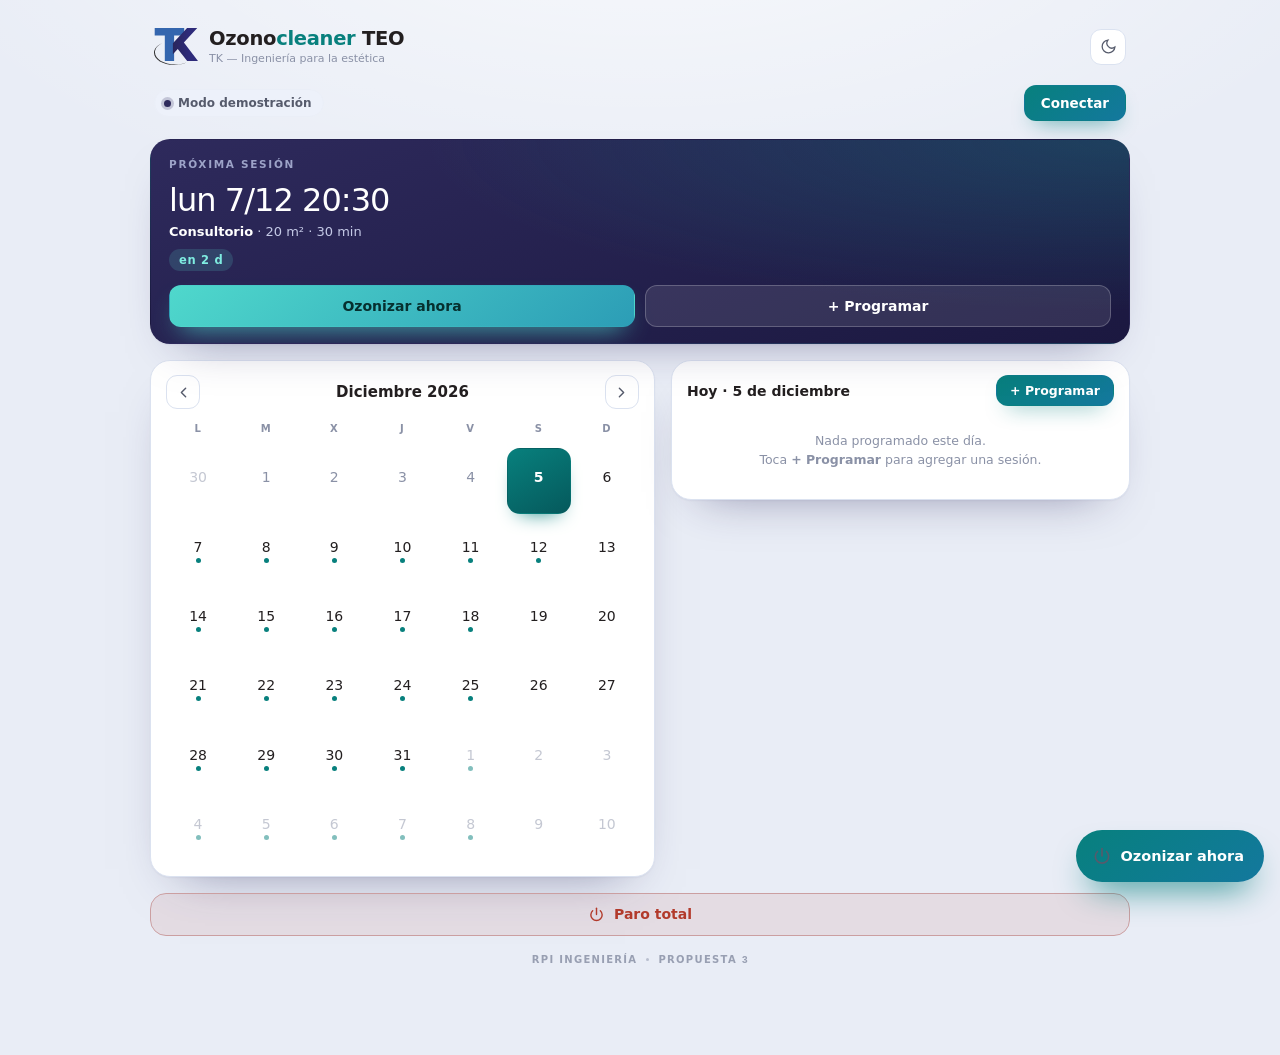
<file: Ozonocleaner_TEO/propuesta-3-agenda.html>
<!DOCTYPE html>
<html lang="es">
<head>
<meta charset="UTF-8">
<meta name="viewport" content="width=device-width, initial-scale=1, viewport-fit=cover">
<title>Ozonocleaner TEO · Propuesta 3 · Agenda</title>
<meta name="description" content="Propuesta 3: el calendario es la pantalla principal. La próxima sesión arriba y un botón para ozonizar ahora.">
<meta name="theme-color" content="#2E2A5C">
<link rel="icon" href="data:image/svg+xml,%3Csvg xmlns=%22http://www.w3.org/2000/svg%22 viewBox=%220 0 512 512%22%3E%3Crect width=%22512%22 height=%22512%22 rx=%22114%22 fill=%22%232E2A5C%22/%3E%3Cg transform=%22translate%28107.51 75.06%29 scale%280.32%29%22%3E%3Cdefs%3E%3ClinearGradient id=%22ik%22 x1=%22421.29%22 y1=%22375.97%22 x2=%22908.96%22 y2=%22375.97%22 gradientUnits=%22userSpaceOnUse%22%3E%3Cstop offset=%220%22 stop-color=%22%236E9FDD%22/%3E%3Cstop offset=%22.64%22 stop-color=%22%239AC0F2%22/%3E%3C/linearGradient%3E%3C/defs%3E%3Cpolygon fill=%22%23FFFFFF%22 points=%22246.71 639.26 246.71 143.38 50.36 143.38 50.36 0 622.95 0 622.95 143.38 427.52 143.38 427.52 639.26 246.71 639.26%22/%3E%3Cg transform=%22translate%28-17.54 -56.34%29%22%3E%3Cpolygon fill=%22url%28%23ik%29%22 points=%22908.96 695.6 634.65 339.57 894.35 56.34 696.18 56.34 421.3 351.31 421.3 564.81 515.83 463.52 698.92 695.6 908.96 695.6%22/%3E%3Cpath fill=%22%238F93A3%22 d=%22M463.23%2C765.85c-215.43%2C0-390.07-106.11-390.07-237%2C0-73.42%2C55-139%2C141.21-182.5-97.1%2C43.11-160.19%2C112.8-160.19%2C191.46%2C0%2C130.89%2C174.65%2C237%2C390.08%2C237%2C94.6%2C0%2C181.33-20.46%2C248.86-54.5-64.47%2C28.63-143.92%2C45.54-229.89%2C45.54%22/%3E%3C/g%3E%3C/g%3E%3Cg stroke=%22%234FD8CC%22 stroke-width=%228.3%22 stroke-linecap=%22round%22 fill=%22none%22%3E%3Cline x1=%22256.0%22 y1=%22353.8%22 x2=%22206.6%22 y2=%22414.6%22/%3E%3Cline x1=%22256.0%22 y1=%22353.8%22 x2=%22305.4%22 y2=%22414.6%22/%3E%3C/g%3E%3Ccircle cx=%22256.0%22 cy=%22353.8%22 r=%2221.8%22 fill=%22%234FD8CC%22 fill-opacity=%221%22/%3E%3Ccircle cx=%22206.6%22 cy=%22414.6%22 r=%2221.8%22 fill=%22%234FD8CC%22 fill-opacity=%221%22/%3E%3Ccircle cx=%22305.4%22 cy=%22414.6%22 r=%2221.8%22 fill=%22%234FD8CC%22 fill-opacity=%221%22/%3E%3C/svg%3E">
<style>
:root{
  --r:20px;
  --row:40px;
  --sans:"Segoe UI Variable Display","Segoe UI",system-ui,-apple-system,"Helvetica Neue",sans-serif;
  --mono:"Cascadia Mono",ui-monospace,"SF Mono",Consolas,monospace;
  --ground:#E9EDF6;
  --surface:#FFFFFF;
  --surface-2:#F2F5FC;
  --line:#DBE2F0;
  --line-soft:#EAEEF7;
  --ink:#231F20;
  --ink-2:#565B6C;
  --muted:#8A91A6;
  --chip:#EDF1FA;
  --azul:#1D71B8;
  --indigo:#2E2A5C;
  --indigo-fill:#2E2A5C;
  --o3:#08807D;
  --o3-deep:#05595C;
  --o3-glow:#12A099;
  --o3-bg:rgba(8,128,125,.13);
  --on-o3:#FFFFFF;
  --aviso:#B96A12;
  --aviso-bg:rgba(232,149,44,.16);
  --ok:#1B8F62;
  --ok-bg:rgba(27,143,98,.12);
  --stop:#B23A2B;
  --stop-bg:rgba(178,58,43,.09);
  --lg-blue:#3466AE;
  --lg-k1:#29265B;
  --lg-k2:#2E2B7A;
  --lg-arc:#313132;
  --shadow:0 22px 50px -30px rgba(46,42,92,.55), 0 1px 2px rgba(46,42,92,.05);
}
@media (prefers-color-scheme: dark){
  :root:not([data-theme="light"]){
    --ground:#0E0E22;
    --surface:#191934;
    --surface-2:#212143;
    --line:#2D2D55;
    --line-soft:#242449;
    --ink:#EDEFF8;
    --ink-2:#AEB4CB;
    --muted:#7B8299;
    --chip:#242449;
    --azul:#57A3E4;
    --indigo:#9A92F0;
    --indigo-fill:#2E2A5C;
    --o3:#4FD8CC;
    --o3-deep:#16716F;
    --o3-glow:#2FB5AC;
    --o3-bg:rgba(79,216,204,.15);
    --on-o3:#062B2A;
    --aviso:#F2A83F;
    --aviso-bg:rgba(242,168,63,.16);
    --ok:#3EC38C;
    --ok-bg:rgba(62,195,140,.14);
    --stop:#E0705F;
    --stop-bg:rgba(224,112,95,.12);
    --lg-blue:#7FAEE8;
    --lg-k1:#8F8AE6;
    --lg-k2:#A9A2F5;
    --lg-arc:#8A90A6;
    --shadow:0 24px 60px -34px rgba(0,0,0,.85), 0 1px 2px rgba(0,0,0,.4);
  }
}
:root[data-theme="dark"]{
  --ground:#0E0E22;
  --surface:#191934;
  --surface-2:#212143;
  --line:#2D2D55;
  --line-soft:#242449;
  --ink:#EDEFF8;
  --ink-2:#AEB4CB;
  --muted:#7B8299;
  --chip:#242449;
  --azul:#57A3E4;
  --indigo:#9A92F0;
  --indigo-fill:#2E2A5C;
  --o3:#4FD8CC;
  --o3-deep:#16716F;
  --o3-glow:#2FB5AC;
  --o3-bg:rgba(79,216,204,.15);
  --on-o3:#062B2A;
  --aviso:#F2A83F;
  --aviso-bg:rgba(242,168,63,.16);
  --ok:#3EC38C;
  --ok-bg:rgba(62,195,140,.14);
  --stop:#E0705F;
  --stop-bg:rgba(224,112,95,.12);
  --lg-blue:#7FAEE8;
  --lg-k1:#8F8AE6;
  --lg-k2:#A9A2F5;
  --lg-arc:#8A90A6;
  --shadow:0 24px 60px -34px rgba(0,0,0,.85), 0 1px 2px rgba(0,0,0,.4);
}

*{box-sizing:border-box}
html,body{margin:0}
body{
  background:
    radial-gradient(1100px 520px at 50% -12%, color-mix(in srgb, var(--surface) 70%, transparent), transparent 70%),
    var(--ground);
  color:var(--ink);
  font-family:var(--sans);
  -webkit-font-smoothing:antialiased;
  min-height:100vh;min-height:100dvh;
  padding:13px 14px 26px;
  padding-left:max(14px, env(safe-area-inset-left));
  padding-right:max(14px, env(safe-area-inset-right));
  padding-bottom:max(26px, env(safe-area-inset-bottom));
}
button{font-family:inherit;color:inherit;cursor:pointer}
input{font-family:inherit;color:inherit}
:focus-visible{outline:2px solid var(--azul);outline-offset:3px;border-radius:6px}
[hidden]{display:none !important}

.app{max-width:472px;margin-inline:auto;display:flex;flex-direction:column;gap:10px}
.eyebrow{font-size:10.5px;letter-spacing:.16em;text-transform:uppercase;color:var(--muted);font-weight:600}
.card{background:var(--surface);border:1px solid var(--line);border-radius:var(--r);box-shadow:var(--shadow)}
.mono{font-family:var(--mono)}

/* ---- Encabezado ---- */
.topbar{display:flex;align-items:center;gap:11px;padding:2px 4px}
.mark{width:44px;height:37px;flex:none}
.titles{display:flex;flex-direction:column;gap:2px;margin-right:auto;min-width:0}
.titles h1{margin:0;font-size:19.5px;font-weight:650;letter-spacing:-.015em;line-height:1.12}
.titles h1 b{font-weight:650;color:var(--o3)}
.brandline{font-size:11px;color:var(--muted);line-height:1.2;white-space:nowrap;overflow:hidden;text-overflow:ellipsis}
.icon-btn{
  width:36px;height:36px;border-radius:11px;border:1px solid var(--line);
  background:var(--surface);display:grid;place-items:center;color:var(--ink-2);
  transition:border-color .18s, color .18s, transform .18s;
}
.icon-btn svg{width:17px;height:17px}
.theme-btn svg{grid-area:1 / 1;transition:opacity .24s ease, transform .42s cubic-bezier(.22,1,.36,1)}
.theme-btn .i-sun{opacity:0;transform:rotate(-80deg) scale(.5)}
.theme-btn .i-moon{opacity:0;transform:rotate(80deg) scale(.5)}
.theme-btn[data-icon="sun"] .i-sun,
.theme-btn[data-icon="moon"] .i-moon{opacity:1;transform:none}

/* ---- Conexion ---- */
.connbar{display:flex;align-items:center;gap:10px;padding:2px 4px}
.pill{
  display:inline-flex;align-items:center;gap:7px;padding:6px 11px 6px 9px;border-radius:999px;
  background:var(--chip);border:1px solid var(--line-soft);font-size:12px;font-weight:560;color:var(--ink-2);margin-right:auto;
}
.pill .dot{width:7px;height:7px;border-radius:50%;background:var(--muted);flex:none}
.pill[data-state="demo"] .dot{background:var(--indigo);box-shadow:0 0 0 3px color-mix(in srgb,var(--indigo) 22%,transparent)}
.pill[data-state="on"] .dot{background:var(--ok);box-shadow:0 0 0 3px var(--ok-bg)}
.pill[data-state="wait"] .dot{background:var(--aviso);animation:blink 1s infinite}
.pill[data-state="perdida"]{color:var(--stop)}
.pill[data-state="perdida"] .dot{background:var(--stop);box-shadow:0 0 0 3px var(--stop-bg)}
@keyframes blink{50%{opacity:.25}}
.btn{
  border:1px solid var(--line);background:var(--surface);padding:9px 16px;border-radius:12px;
  font-size:13.5px;font-weight:600;
  transition:transform .16s, box-shadow .16s, background .16s, border-color .16s;
}
.btn:active{transform:translateY(0) scale(.98)}
.btn-primary{
  background:linear-gradient(140deg,var(--o3),color-mix(in srgb,var(--o3) 45%,var(--azul)));
  border-color:transparent;color:var(--on-o3);
  box-shadow:0 10px 22px -12px color-mix(in srgb,var(--o3) 90%,transparent);
}
.btn-ghost{background:transparent}
.btn-danger{color:var(--stop);border-color:color-mix(in srgb,var(--stop) 40%,var(--line));background:var(--stop-bg)}

.chip{
  display:inline-flex;align-items:center;gap:6px;padding:5px 10px;border-radius:999px;font-size:11.5px;font-weight:650;
  letter-spacing:.01em;background:var(--chip);color:var(--ink-2);transition:background .25s, color .25s;
}
.chip i{width:6px;height:6px;border-radius:50%;background:currentColor;flex:none}
.chip[data-mode="run"]{background:var(--o3-bg);color:var(--o3)}
.chip[data-mode="idle"]{background:var(--chip);color:var(--ink-2)}

.alert,.local{display:none;gap:9px;align-items:center;padding:11px 14px;border-radius:14px;font-size:12.5px;line-height:1.45}
.alert{background:var(--stop-bg);border:1px solid color-mix(in srgb,var(--stop) 35%,transparent);color:var(--stop);font-weight:600}
.local{background:var(--chip);border:1px solid var(--line);color:var(--ink-2)}
.alert.show,.local.show{display:flex}
.local svg{width:16px;height:16px;flex:none;color:var(--azul)}
.local b{color:var(--ink)}
.solo-mirar [data-cmd]{opacity:.42;cursor:not-allowed;filter:grayscale(.45)}
.solo-mirar [data-cmd]:active{transform:none}

.toast{
  position:fixed;left:50%;bottom:22px;transform:translate(-50%,20px);
  background:var(--indigo-fill);color:#fff;padding:10px 18px;border-radius:999px;
  font-size:13px;font-weight:600;opacity:0;pointer-events:none;
  transition:opacity .25s, transform .25s;z-index:80;
  box-shadow:0 16px 30px -18px rgba(0,0,0,.8);max-width:calc(100vw - 32px);text-align:center;
}
.toast.show{opacity:1;transform:translate(-50%,0)}
.toast.arriba{bottom:auto !important;top:16px;transform:translate(-50%,-20px)}
.toast.arriba.show{transform:translate(-50%,0)}

/* ---- Pie ---- */
.foot{display:flex;flex-direction:column;align-items:center;gap:9px;margin-top:2px}
.sig{margin:0;display:flex;align-items:center;gap:9px;font-size:10px;letter-spacing:.13em;text-transform:uppercase;font-weight:650;color:var(--muted);opacity:.85}
.sig i{width:3px;height:3px;border-radius:50%;background:currentColor;flex:none;opacity:.6}
.sig b{font-family:var(--mono);font-weight:600;letter-spacing:.05em}

/* ---- Paro total ---- */
.stop{
  display:flex;align-items:center;justify-content:center;gap:9px;width:100%;padding:12px;border-radius:16px;
  border:1px solid color-mix(in srgb,var(--stop) 40%,var(--line));background:var(--stop-bg);color:var(--stop);
  font-size:14px;font-weight:680;transition:background .18s, transform .16s;
}
.stop svg{width:17px;height:17px}

/* ---- Controles pequeños ---- */
.step{
  width:44px;height:44px;border-radius:14px;border:1px solid var(--line);background:var(--surface-2);
  font-size:21px;font-weight:300;line-height:1;display:grid;place-items:center;color:var(--ink);
  transition:background .16s, border-color .16s, transform .12s;flex:none;
}
.step:active{transform:scale(.97)}
.qc{
  border:1px solid var(--line);background:transparent;color:var(--ink-2);padding:7px 13px;border-radius:999px;
  font-size:12.5px;font-weight:600;transition:border-color .16s ease, color .16s ease, background .16s ease;
}
.qc[aria-pressed="true"]{background:var(--o3-bg);border-color:var(--o3);color:var(--o3)}
.qc small{font-family:var(--mono);font-weight:500;opacity:.75;margin-left:4px;font-size:10.5px}
.chips{display:flex;gap:8px;flex-wrap:wrap}
.seg{display:grid;grid-auto-flow:column;grid-auto-columns:1fr;background:var(--surface-2);border:1px solid var(--line);border-radius:13px;padding:3px;gap:3px}
.seg button{border:0;background:transparent;border-radius:10px;padding:8px 10px;font-size:12.5px;font-weight:650;color:var(--ink-2);transition:background .18s,color .18s}
.seg button[aria-pressed="true"]{background:var(--surface);color:var(--o3);box-shadow:0 1px 3px rgba(46,42,92,.18)}
.days{display:grid;grid-template-columns:repeat(7,1fr);gap:6px}
.days button{
  aspect-ratio:1;border-radius:12px;border:1px solid var(--line);background:transparent;
  font-size:12.5px;font-weight:650;color:var(--ink-2);transition:all .16s ease;
}
.days button[aria-pressed="true"]{background:var(--o3-bg);border-color:var(--o3);color:var(--o3)}
.switch{
  position:relative;width:42px;height:25px;border-radius:999px;border:1px solid var(--line);
  background:var(--surface-2);flex:none;padding:0;transition:background .2s, border-color .2s;
}
.switch::after{
  content:"";position:absolute;left:2px;top:2px;width:19px;height:19px;border-radius:50%;
  background:var(--muted);transition:transform .22s cubic-bezier(.22,1,.36,1), background .2s;
}
.switch[aria-checked="true"]{background:var(--o3-bg);border-color:var(--o3)}
.switch[aria-checked="true"]::after{transform:translateX(17px);background:var(--o3)}
.field{display:flex;flex-direction:column;gap:7px}
.txt{
  width:100%;padding:11px 13px;border-radius:13px;border:1px solid var(--line);background:var(--surface-2);
  font-size:14px;color:var(--ink);outline:none;color-scheme:light dark;
}
.txt:focus{border-color:var(--o3)}
:root[data-theme="dark"] .txt{color-scheme:dark}
:root[data-theme="light"] .txt{color-scheme:light}

/* ---- Selector de area ---- */
.ap{display:flex;flex-direction:column;gap:11px}
.ap-row{display:flex;align-items:center;gap:12px}
.ap-val{flex:1;text-align:center;font-size:30px;font-weight:330;letter-spacing:-.02em;font-variant-numeric:tabular-nums}
.ap-val small{font-size:14px;color:var(--ink-2);font-weight:450;margin-left:3px}
.ap-sub{font-size:11.5px;color:var(--muted);text-align:center;font-family:var(--mono)}
input[type=range].ap-range{
  -webkit-appearance:none;appearance:none;width:100%;height:28px;background:transparent;margin:0;touch-action:pan-y;
  --p:0%;
}
.ap-range::-webkit-slider-runnable-track{height:6px;border-radius:6px;background:linear-gradient(90deg,var(--o3) var(--p),var(--line) var(--p))}
.ap-range::-moz-range-track{height:6px;border-radius:6px;background:var(--line)}
.ap-range::-moz-range-progress{height:6px;border-radius:6px;background:var(--o3)}
.ap-range::-webkit-slider-thumb{-webkit-appearance:none;width:24px;height:24px;border-radius:50%;margin-top:-9px;background:var(--surface);border:3px solid var(--o3);box-shadow:0 4px 10px -3px rgba(0,0,0,.4)}
.ap-range::-moz-range-thumb{width:18px;height:18px;border-radius:50%;background:var(--surface);border:3px solid var(--o3)}

/* ---- Rueda de hora (heredada de Teo) ---- */
.tpick{position:relative;display:flex;align-items:center;justify-content:center;gap:4px;height:calc(var(--row) * 3)}
.tband{position:absolute;left:8px;right:8px;top:50%;transform:translateY(-50%);height:var(--row);border-radius:13px;background:var(--surface-2);border:1px solid var(--line);pointer-events:none}
.tpick::before,.tpick::after{content:"";position:absolute;left:0;right:0;height:var(--row);pointer-events:none;z-index:2}
.tpick::before{top:0;background:linear-gradient(var(--surface),transparent)}
.tpick::after{bottom:0;background:linear-gradient(transparent,var(--surface))}
.tcol{position:relative;z-index:1;width:82px;height:100%;overflow-y:scroll;scroll-snap-type:y mandatory;scrollbar-width:none;-ms-overflow-style:none;text-align:center;touch-action:pan-y}
.tcol::-webkit-scrollbar{display:none}
.tcol .pad{height:var(--row)}
.tcol b{display:block;height:var(--row);line-height:var(--row);scroll-snap-align:center;font-size:31px;font-weight:300;font-variant-numeric:tabular-nums;letter-spacing:-.02em;color:var(--muted);transition:color .18s ease, transform .18s ease}
.tcol b[data-sel]{color:var(--ink);transform:scale(1.04)}
.tsep{font-size:29px;font-weight:250;color:var(--ink-2);padding-bottom:3px;position:relative;z-index:3}

/* ---- Boton de salida (ozono) ---- */
.power-btn{
  position:relative;display:grid;place-items:center;width:130px;height:130px;border:0;padding:0;background:none;border-radius:50%;
  -webkit-tap-highlight-color:transparent;transition:transform .18s cubic-bezier(.22,1,.36,1);
}
.power-btn>*{grid-area:1 / 1}
.power-btn:active{transform:scale(.965)}
.power-btn:focus-visible{outline:2px solid var(--azul);outline-offset:6px;border-radius:50%}
.pb-rim{width:130px;height:130px;border-radius:50%;pointer-events:none;border:1px solid var(--line-soft);transition:border-color .32s ease}
.on .pb-rim{border-color:color-mix(in srgb,var(--o3) 40%,transparent)}
.pb-disc{
  width:112px;height:112px;border-radius:50%;background:linear-gradient(158deg,var(--surface),var(--surface-2));
  border:1px solid var(--line);box-shadow:inset 0 1px 0 rgba(255,255,255,.5), 0 14px 28px -20px rgba(46,42,92,.9);
  transition:background .32s ease, border-color .32s ease, box-shadow .32s ease;overflow:hidden;position:relative;
}
.on .pb-disc{
  background:radial-gradient(120% 120% at 32% 16%, color-mix(in srgb,var(--o3-glow) 80%,#fff), transparent 60%),
             linear-gradient(150deg,var(--o3-glow),var(--o3-deep));
  border-color:transparent;
  box-shadow:0 22px 44px -18px color-mix(in srgb,var(--o3-glow) 95%,transparent), inset 0 1px 0 rgba(255,255,255,.32);
}
.pb-halo{width:112px;height:112px;border-radius:50%;background:var(--o3-bg);opacity:0;pointer-events:none}
.on .pb-halo{animation:pb-pulse 2.6s ease-in-out infinite}
@keyframes pb-pulse{0%,100%{transform:scale(1);opacity:0}45%{transform:scale(1.3);opacity:1}}
.pb-ring{width:112px;height:112px;border-radius:50%;pointer-events:none;border:2px solid color-mix(in srgb,var(--o3) 55%,transparent);transform:scale(.55);opacity:0}
.power-btn.pressed .pb-ring{animation:pb-ring 520ms cubic-bezier(.22,1,.36,1)}
@keyframes pb-ring{0%{transform:scale(.55);opacity:.85}100%{transform:scale(1.36);opacity:0}}
.pb-icon{width:40px;height:40px;color:var(--ink-2);transition:color .32s ease, transform .32s cubic-bezier(.22,1,.36,1);z-index:2}
.on .pb-icon{color:#fff;transform:scale(1.06)}
.power-state{
  display:flex;align-items:center;gap:9px;font-size:18px;font-weight:700;letter-spacing:.15em;text-transform:uppercase;
  color:var(--muted);transition:color .32s ease;
}
.power-state i{width:8px;height:8px;border-radius:50%;background:currentColor;opacity:.45;flex:none;transition:opacity .32s ease, box-shadow .32s ease}
.on .power-state{color:var(--o3)}
.on .power-state i{opacity:1;box-shadow:0 0 0 4px var(--o3-bg)}

/* ---- Burbujas de ozono ---- */
.bub{position:absolute;inset:0;overflow:hidden;pointer-events:none;border-radius:inherit}
.bub i{
  position:absolute;bottom:-14px;border-radius:50%;border:1.5px solid var(--o3-glow);opacity:0;
  width:var(--s);height:var(--s);left:var(--x);
  animation:rise var(--d) linear var(--dl) infinite;animation-play-state:paused;
}
.on .bub i,.bub.live i{animation-play-state:running}
@keyframes rise{
  0%{transform:translate(0,0) scale(.6);opacity:0}
  15%{opacity:.75}
  60%{transform:translate(var(--dx),calc(var(--h) * -.6)) scale(.9)}
  100%{transform:translate(0,calc(var(--h) * -1)) scale(1.1);opacity:0}
}

/* ---- Filas de programación ---- */
.srow{display:flex;align-items:center;gap:13px;padding:11px 4px;border-top:1px solid var(--line-soft);cursor:pointer;transition:opacity .2s}
.srow:first-child{border-top:0}
.srow .t{font-family:var(--mono);font-size:19px;font-weight:500;letter-spacing:-.02em;min-width:56px;font-variant-numeric:tabular-nums}
.srow .m{display:flex;flex-direction:column;gap:2px;min-width:0;flex:1}
.srow .m b{font-size:13.5px;font-weight:650;white-space:nowrap;overflow:hidden;text-overflow:ellipsis}
.srow .m span{font-size:11.5px;color:var(--muted);white-space:nowrap;overflow:hidden;text-overflow:ellipsis}
.srow.off .t,.srow.off .m{opacity:.45}
.vacio{font-size:12.5px;color:var(--muted);text-align:center;padding:14px 8px;line-height:1.5}
.cfg{display:flex;flex-direction:column;gap:2px;margin-bottom:8px}
.cfg-h{display:flex;justify-content:space-between;font-size:12.5px;color:var(--ink-2)}
.cfg-h b{color:var(--ink);font-weight:600}
.cfg-nota{margin:6px 0 0;font-size:11px;color:var(--muted);line-height:1.5}

/* ---- Anillo de progreso ---- */
.ring-svg{display:block;transform:rotate(-90deg)}
.ring-svg circle{fill:none;stroke-width:7;stroke-linecap:round}
.ring-svg .bg{stroke:var(--line)}
.ring-svg .fg{stroke:var(--o3);stroke-dasharray:100;stroke-dashoffset:100;transition:stroke-dashoffset .8s linear, stroke .3s}

/* ---- Hoja inferior ---- */
.sheet-back{position:fixed;inset:0;background:rgba(10,10,30,.5);opacity:0;transition:opacity .24s ease;z-index:60}
.sheet-back.show{opacity:1}
.sheet{
  position:fixed;left:0;right:0;bottom:0;z-index:61;margin-inline:auto;max-width:520px;max-height:92dvh;
  background:var(--surface);border:1px solid var(--line);border-bottom:0;border-radius:24px 24px 0 0;
  box-shadow:0 -30px 60px -30px rgba(0,0,0,.6);
  transform:translateY(104%);transition:transform .32s cubic-bezier(.22,1,.36,1);
  display:flex;flex-direction:column;
}
.sheet.show{transform:none}
.sheet-grip{width:38px;height:4px;border-radius:4px;background:var(--line);margin:9px auto 0;flex:none}
.sheet-head{display:flex;align-items:center;justify-content:space-between;padding:10px 18px 4px}
.sheet-head b{font-size:16px;font-weight:650}
.sheet-body{padding:8px 18px max(20px,env(safe-area-inset-bottom));overflow-y:auto;display:flex;flex-direction:column;gap:16px}
.sheet-actions{display:flex;gap:10px}
.sheet-actions .btn{flex:1;padding:12px}
.resumen{font-size:12.5px;color:var(--ink-2);text-align:center;padding:9px 12px;border-radius:12px;background:var(--o3-bg)}
.resumen b{color:var(--o3);font-weight:700}
@media (min-width:760px){
  .sheet{top:50%;bottom:auto;border-bottom:1px solid var(--line);border-radius:24px;transform:translateY(-46%);opacity:0;transition:transform .3s cubic-bezier(.22,1,.36,1), opacity .2s}
  .sheet.show{transform:translateY(-50%);opacity:1}
}

/* ---- Splash ---- */
#splash{
  position:fixed;inset:0;z-index:100;display:grid;place-items:center;
  background:linear-gradient(160deg,#2E2A5C,#1B1840);
  animation:sp-out 200ms cubic-bezier(.23,1,.32,1) 900ms forwards;
  --lg-blue:#FFFFFF;--lg-k1:#6E9FDD;--lg-k2:#9AC0F2;--lg-arc:#8F93A3;
}
#splash .in{display:flex;flex-direction:column;align-items:center;gap:14px;position:relative}
#splash .halo{
  position:absolute;width:390px;height:390px;border-radius:50%;top:50%;left:50%;margin:-195px 0 0 -195px;
  background:radial-gradient(circle,rgba(69,214,202,.24),transparent 68%);
  opacity:0;transform:scale(.6);animation:sp-halo 480ms cubic-bezier(.22,1,.36,1) forwards;
}
#splash svg.mark{width:min(150px,40vw);height:auto;position:relative;opacity:0;transform:scale(1.14);animation:sp-land 340ms cubic-bezier(.16,1.02,.3,1) 30ms forwards}
#splash .wm{position:relative;color:#fff;font-size:30px;font-weight:300;letter-spacing:.02em;opacity:0;animation:sp-fade 400ms ease 260ms forwards}
#splash .wm b{font-weight:700;color:#5FE0D4}
#splash .wm-sub{position:relative;font-size:11px;letter-spacing:.14em;text-transform:uppercase;color:#8F93B5;opacity:0;animation:sp-fade 400ms ease 380ms forwards}
#splash .bub{opacity:.9}
@keyframes sp-halo{to{opacity:1;transform:scale(1)}}
@keyframes sp-land{to{opacity:1;transform:scale(1)}}
@keyframes sp-fade{to{opacity:1}}
@keyframes sp-out{to{opacity:0;transform:scale(1.04);visibility:hidden}}
.app,.shell{opacity:0;transform:translateY(10px);animation:app-in 240ms cubic-bezier(.22,1,.36,1) 780ms forwards}
@keyframes app-in{to{opacity:1;transform:none}}
.reveal{opacity:0;transform:translateY(16px);transition:opacity .5s cubic-bezier(.22,1,.36,1), transform .5s cubic-bezier(.22,1,.36,1)}
.reveal.seen{opacity:1;transform:none}

@media (hover:hover) and (pointer:fine){
  .icon-btn:hover{border-color:var(--azul);color:var(--azul);transform:translateY(-1px)}
  .btn:hover{transform:translateY(-1px)}
  .step:hover,.qc:hover{border-color:var(--o3);color:var(--o3)}
  .power-btn:hover{transform:scale(1.025)}
  .stop:hover{background:color-mix(in srgb,var(--stop) 16%,transparent);transform:translateY(-1px)}
}
@media (prefers-reduced-motion:reduce){
  #splash svg.mark,#splash .halo,.app,.shell{transform:none !important}
  .on .pb-halo,.pb-ring{animation:none !important}
  .bub i{animation:none !important;opacity:0}
  .btn:hover,.icon-btn:hover,.power-btn:hover,.stop:hover{transform:none !important}
  #splash{animation-duration:160ms !important;animation-delay:400ms !important}
  .app,.shell{animation-duration:160ms !important;animation-delay:410ms !important}
  .reveal{opacity:1 !important;transform:none !important;transition:none !important}
  .sheet,.sheet-back{transition-duration:.01s}
}


/* ===== Propuesta 3 · Agenda ===== */
.cols{display:flex;flex-direction:column;gap:10px}
@media (min-width:860px){
  body{padding:26px 22px 60px}
  .app{max-width:980px;gap:16px}
  .cols{display:grid;grid-template-columns:minmax(0,1.1fr) minmax(320px,1fr);gap:16px;align-items:start}
}
.pad-card{padding:14px 15px 15px;display:flex;flex-direction:column;gap:12px}
.head{display:flex;align-items:center;gap:8px}

/* Tarjeta principal: próxima sesión o sesión en curso */
.hero{
  position:relative;overflow:hidden;padding:18px 18px 16px;display:flex;flex-direction:column;gap:14px;
  background:
    radial-gradient(120% 140% at 100% 0%, color-mix(in srgb,var(--o3-glow) 26%,transparent), transparent 60%),
    linear-gradient(160deg,#2E2A5C,#1B1840);
  border-color:transparent;color:#fff;
}
.hero .eyebrow{color:#9DA3C8}
.hero .bub{opacity:0;transition:opacity .5s}
.hero.on .bub{opacity:.9}
.hero .row{position:relative;z-index:2;display:flex;align-items:center;gap:16px}
.hero .big{font-size:32px;white-space:nowrap;font-weight:250;letter-spacing:-.03em;line-height:1.05;font-variant-numeric:tabular-nums}
.hero .sub{font-size:13px;color:#C4C9E6;margin-top:5px;line-height:1.45}
.hero .sub b{color:#fff;font-weight:650}
.hero .rel{display:inline-block;margin-top:8px;font-size:11.5px;font-weight:700;letter-spacing:.06em;padding:4px 10px;border-radius:999px;background:rgba(95,224,212,.16);color:#7FEDE1}
.hero .eyebrow,.hero .txt-col{position:relative;z-index:2}
.hero .ringbox{position:relative;width:92px;height:92px;flex:none;display:none}
.hero.on .ringbox{display:block}
.hero .ringbox .ring-svg{width:92px;height:92px}
.hero .ringbox .ring-svg .bg{stroke:rgba(255,255,255,.14)}
.hero .ringbox .ring-svg .fg{stroke:#5FE0D4}
.hero .ringbox b{position:absolute;inset:0;display:grid;place-items:center;font-size:19px;font-weight:400;font-variant-numeric:tabular-nums;letter-spacing:-.02em}
.hero .acts{position:relative;z-index:2;display:flex;gap:10px}
.hero .acts .btn{flex:1;padding:12px;font-size:14px}
.hero .btn-light{background:rgba(255,255,255,.1);border-color:rgba(255,255,255,.22);color:#fff}
.hero .btn-stop{background:rgba(224,112,95,.16);border-color:rgba(224,112,95,.5);color:#FFB4A8}
.hero .btn-primary{background:linear-gradient(140deg,#4FD8CC,#2C9DB6);color:#06302F;box-shadow:0 12px 26px -12px rgba(79,216,204,.9)}

/* Calendario */
.cal-h{display:flex;align-items:center;gap:8px}
.cal-h b{flex:1;text-align:center;font-size:15px;font-weight:650;text-transform:capitalize}
.cal-h .icon-btn{width:34px;height:34px}
.dow,.mes{display:grid;grid-template-columns:repeat(7,1fr);gap:4px}
.dow span{text-align:center;font-size:10px;letter-spacing:.1em;color:var(--muted);font-weight:650;padding:2px 0}
.mes button{
  position:relative;aspect-ratio:1 / 1.02;border-radius:13px;border:1px solid transparent;background:transparent;
  display:flex;flex-direction:column;align-items:center;justify-content:center;gap:3px;
  font-size:14px;font-weight:500;color:var(--ink);font-variant-numeric:tabular-nums;transition:background .16s,border-color .16s,transform .12s;
}
.mes button:active{transform:scale(.94)}
.mes button.otro{color:var(--muted);opacity:.5}
.mes button.pasado{color:var(--muted)}
.mes button.hoy{border-color:var(--o3);color:var(--o3);font-weight:700}
.mes button.sel{background:linear-gradient(150deg,var(--o3),var(--o3-deep));color:#fff;border-color:transparent;box-shadow:0 10px 20px -12px var(--o3)}
.mes .pts{display:flex;gap:3px;height:5px}
.mes .pts i{width:5px;height:5px;border-radius:50%;background:var(--o3)}
.mes button.sel .pts i{background:#fff}
@media (hover:hover) and (pointer:fine){ .mes button:hover:not(.sel){background:var(--o3-bg)} }
.dia-h{display:flex;align-items:center;gap:8px}
.dia-h b{font-size:14px;font-weight:650}
.dia-h .btn{margin-left:auto;padding:7px 13px;font-size:12.5px}

/* Botón flotante */
.fab{
  position:fixed;right:max(16px,env(safe-area-inset-right));bottom:max(18px,env(safe-area-inset-bottom));z-index:45;
  display:flex;align-items:center;gap:9px;height:52px;padding:0 20px 0 16px;border:0;border-radius:999px;
  font-size:14.5px;font-weight:700;color:var(--on-o3);
  background:linear-gradient(140deg,var(--o3),color-mix(in srgb,var(--o3) 45%,var(--azul)));
  box-shadow:0 18px 34px -14px color-mix(in srgb,var(--o3) 95%,transparent);transition:transform .16s;
}
.fab:active{transform:scale(.96)}
.fab svg{width:20px;height:20px}
body{padding-bottom:90px}
.qs-time{text-align:center}
.qs-time em{font-style:normal;font-size:44px;font-weight:250;letter-spacing:-.03em;font-variant-numeric:tabular-nums;color:var(--o3)}
.qs-time span{display:block;font-size:11.5px;color:var(--muted);margin-top:2px}
</style>
</head>
<body>
<div id="splash" aria-hidden="true"><div class="in"><div class="halo"></div><svg class="mark" viewBox="36.64 0 854.78 718.47" aria-label="TK"><defs><linearGradient id="mks" x1="421.29" y1="375.97" x2="908.96" y2="375.97" gradientUnits="userSpaceOnUse"><stop offset="0" stop-color="#6E9FDD"/><stop offset=".64" stop-color="#9AC0F2"/></linearGradient></defs><polygon fill="#FFFFFF" points="246.71 639.26 246.71 143.38 50.36 143.38 50.36 0 622.95 0 622.95 143.38 427.52 143.38 427.52 639.26 246.71 639.26"/><g transform="translate(-17.54 -56.34)"><polygon fill="url(#mks)" points="908.96 695.6 634.65 339.57 894.35 56.34 696.18 56.34 421.3 351.31 421.3 564.81 515.83 463.52 698.92 695.6 908.96 695.6"/><path fill="#8F93A3" d="M463.23,765.85c-215.43,0-390.07-106.11-390.07-237,0-73.42,55-139,141.21-182.5-97.1,43.11-160.19,112.8-160.19,191.46,0,130.89,174.65,237,390.08,237,94.6,0,181.33-20.46,248.86-54.5-64.47,28.63-143.92,45.54-229.89,45.54"/></g></svg><div class="wm">Ozono<b>cleaner</b></div><div class="wm-sub">TK &middot; Ingenier&iacute;a para la est&eacute;tica</div></div></div>
<div class="app">
  <header class="topbar"><svg class="mark" viewBox="36.64 0 854.78 718.47" aria-label="TK"><defs><linearGradient id="mk" x1="421.29" y1="375.97" x2="908.96" y2="375.97" gradientUnits="userSpaceOnUse"><stop offset="0" style="stop-color:var(--lg-k1)"/><stop offset=".64" style="stop-color:var(--lg-k2)"/></linearGradient></defs><polygon fill="var(--lg-blue)" points="246.71 639.26 246.71 143.38 50.36 143.38 50.36 0 622.95 0 622.95 143.38 427.52 143.38 427.52 639.26 246.71 639.26"/><g transform="translate(-17.54 -56.34)"><polygon fill="url(#mk)" points="908.96 695.6 634.65 339.57 894.35 56.34 696.18 56.34 421.3 351.31 421.3 564.81 515.83 463.52 698.92 695.6 908.96 695.6"/><path fill="var(--lg-arc)" d="M463.23,765.85c-215.43,0-390.07-106.11-390.07-237,0-73.42,55-139,141.21-182.5-97.1,43.11-160.19,112.8-160.19,191.46,0,130.89,174.65,237,390.08,237,94.6,0,181.33-20.46,248.86-54.5-64.47,28.63-143.92,45.54-229.89,45.54"/></g></svg>
    <div class="titles"><h1>Ozono<b>cleaner</b> TEO</h1><span class="brandline">TK &mdash; Ingenier&iacute;a para la est&eacute;tica</span></div>
    <button class="icon-btn theme-btn" id="themeBtn" data-icon="moon" aria-label="Cambiar a tema oscuro">
      <svg class="i-moon" viewBox="0 0 24 24" fill="none" stroke="currentColor" stroke-width="1.8" stroke-linecap="round" aria-hidden="true"><path d="M21 12.8A9 9 0 1 1 11.2 3a7 7 0 0 0 9.8 9.8z"/></svg>
      <svg class="i-sun" viewBox="0 0 24 24" fill="none" stroke="currentColor" stroke-width="1.8" stroke-linecap="round" aria-hidden="true"><circle cx="12" cy="12" r="4.1"/><path d="M12 2.7v2M12 19.3v2M4.4 4.4l1.4 1.4M18.2 18.2l1.4 1.4M2.7 12h2M19.3 12h2M4.4 19.6l1.4-1.4M18.2 5.8l1.4-1.4"/></svg>
    </button>
  </header>
  <div class="connbar"><span class="pill" id="pill" data-state="demo"><i class="dot"></i><span id="pillText">Modo demostraci&oacute;n</span></span><button class="btn btn-primary" id="connectBtn">Conectar</button></div>
  <div class="alert" id="alert"></div>
  <div class="local" id="local"><svg viewBox="0 0 24 24" fill="none" stroke="currentColor" stroke-width="2" stroke-linecap="round" stroke-linejoin="round" aria-hidden="true"><path d="M2 12s3.6-7 10-7 10 7 10 7-3.6 7-10 7-10-7-10-7Z"/><circle cx="12" cy="12" r="3"/></svg><span id="localTxt"></span></div>

  <section class="card hero" id="hero">
    <div id="heroBub"></div>
    <span class="eyebrow" id="heroEy">Próxima sesión</span>
    <div class="row">
      <div class="txt-col" style="flex:1;min-width:0">
        <div class="big" id="heroBig">—</div>
        <div class="sub" id="heroSub"></div>
        <span class="rel" id="heroRel" hidden></span>
      </div>
      <div class="ringbox"><svg class="ring-svg" viewBox="0 0 100 100" aria-hidden="true"><circle class="bg" cx="50" cy="50" r="46" pathLength="100"/><circle class="fg" id="ringFg" cx="50" cy="50" r="46" pathLength="100"/></svg><b id="heroClock">00:00</b></div>
    </div>
    <div class="acts" id="heroActs"></div>
  </section>

  <div class="cols">
    <section class="card pad-card" id="calCard">
      <div class="cal-h">
        <button class="icon-btn" id="prev" aria-label="Mes anterior"><svg viewBox="0 0 24 24" fill="none" stroke="currentColor" stroke-width="2" stroke-linecap="round" stroke-linejoin="round"><path d="M15 6l-6 6 6 6"/></svg></button>
        <b id="mesTit"></b>
        <button class="icon-btn" id="next" aria-label="Mes siguiente"><svg viewBox="0 0 24 24" fill="none" stroke="currentColor" stroke-width="2" stroke-linecap="round" stroke-linejoin="round"><path d="M9 6l6 6-6 6"/></svg></button>
      </div>
      <div class="dow" id="dow"></div>
      <div class="mes" id="mes" role="grid" aria-label="Calendario"></div>
    </section>

    <section class="card pad-card" id="dayCard">
      <div class="dia-h"><b id="diaTit"></b><button class="btn btn-primary" id="addDay">+ Programar</button></div>
      <div id="dayList"></div>
    </section>
  </div>

  <button class="stop" id="stopBtn" data-cmd><svg width="17" height="17" viewBox="0 0 24 24" fill="none" stroke="currentColor" stroke-width="2" stroke-linecap="round" aria-hidden="true"><path d="M12 3v9"/><path d="M6.6 6.6a8 8 0 1 0 10.8 0"/></svg> Paro total</button>
  <footer class="foot"><p class="sig"><span>RPI Ingeniería</span><i></i><span>Propuesta <b>3</b></span></p></footer>
</div>

<button class="fab" id="fab" data-cmd aria-label="Ozonizar ahora"><svg class="pb-icon" viewBox="0 0 24 24" fill="none" stroke="currentColor" stroke-width="2" stroke-linecap="round" aria-hidden="true"><path d="M12 3v9"/><path d="M6.6 6.6a8 8 0 1 0 10.8 0"/></svg><span>Ozonizar ahora</span></button>
<div class="toast" id="toast" style="bottom:86px"></div>

<script>
/* ============ Ozonocleaner · TEO — núcleo común ============
   Mismo protocolo y misma tarjeta que Teo: un relé que enciende el generador,
   un ESP32-C3 que cuenta el tiempo y una OLED con sensores táctiles.
   La app solo elige el área, calcula el tiempo y envía órdenes. */
const $ = (id) => document.getElementById(id);
const clamp = (v, a, b) => Math.min(b, Math.max(a, v));
const css = (n) => getComputedStyle(document.documentElement).getPropertyValue(n).trim();
const pad2 = (n) => String(n).padStart(2, "0");
const mmss = (sec) => { const v = Math.max(0, Math.ceil(sec)); return pad2(Math.floor(v / 60)) + ":" + pad2(v % 60); };
const store = {
  get(k){ try { return localStorage.getItem(k); } catch { return null; } },
  set(k, v){ try { localStorage.setItem(k, v); } catch {} }
};
const jget = (k, d) => { try { const v = JSON.parse(store.get(k)); return v == null ? d : v; } catch { return d; } };
const esc = (s) => String(s).replace(/[&<>"']/g, c => ({ "&":"&amp;", "<":"&lt;", ">":"&gt;", '"':"&quot;", "'":"&#39;" }[c]));

/* ---- Protocolo (heredado de Teo; UUID y códigos por confirmar con el firmware) ---- */
const SERVICE_UUID = "2bef07a5-297a-4071-8eaa-1b5ad35bd18e";
const STATE_UUID   = "f7ed213f-fcfc-418a-92d1-9b4d1ec14197";
const CMD_UUID     = "92483b33-6ebf-4a0f-beb3-8ab946488f9c";
const OP = { RELAY: 0x01, SETPOINT: 0x02, TIMER: 0x03, STOP: 0x04 };
function decodeState(dv){
  if (dv.byteLength < 10) return null;               // una lectura corta no se interpreta
  const tm = dv.getUint16(7, true), mask = dv.getUint8(4);
  return {
    relay: !!(mask & 1),
    timerSec: tm === 0xFFFF ? null : tm,
    errors: dv.getUint8(9),
    owner: dv.byteLength > 10 ? dv.getUint8(10) : 2   // 0 sin elegir · 1 equipo · 2 app
  };
}
const cmdStop  = () => Uint8Array.of(OP.STOP);
const cmdTimer = (sec) => { const b = new DataView(new ArrayBuffer(3)); b.setUint8(0, OP.TIMER); b.setUint16(1, sec, true); return new Uint8Array(b.buffer); };

/* ---- Área → tiempo (FÓRMULA PROVISIONAL, editable en Ajustes) ----
   volumen = área × altura;  minutos = volumen × factor (min/m³), con tope. */
const AREA_MIN = 4, AREA_MAX = 120;
const PRESETS = [
  { n: "Baño", a: 6 }, { n: "Habitación", a: 14 }, { n: "Consultorio", a: 20 },
  { n: "Sala", a: 30 }, { n: "Local", a: 60 }
];
const CFG = Object.assign({ h: 2.5, k: 0.6, max: 120 }, jget("oz.cfg", {}));
function saveCfg(){ store.set("oz.cfg", JSON.stringify(CFG)); emit(); }
function calc(area){
  const vol = area * CFG.h, raw = vol * CFG.k, min = clamp(Math.ceil(raw), 1, CFG.max);
  return { vol, min, sec: min * 60, capped: raw > CFG.max };
}
const fmtMin = (m) => m < 60 ? m + " min" : Math.floor(m / 60) + " h" + (m % 60 ? " " + pad2(m % 60) + " min" : "");
const fmtDim = (a) => { const s = Math.sqrt(a); return "≈ " + s.toFixed(1) + " × " + s.toFixed(1) + " m"; };

/* ---- Estado ---- */
const S = { connected: false, owner: 0, relay: false, timerSec: null, total: 0, errors: 0,
            area: clamp(+store.get("oz.area") || 18, AREA_MIN, AREA_MAX) };
let huboHardware = false;
const subs = [];
const onChange = (fn) => subs.push(fn);
function emit(){ subs.forEach(f => f()); paintLock(); paintAlert(); }
const running = () => S.timerSec !== null;
function setArea(v){
  S.area = clamp(Math.round(v * 10) / 10, AREA_MIN, AREA_MAX);
  store.set("oz.area", S.area);
  emit();
}

/* ---- Quién manda ----
   Con el mando en el equipo (sensores táctiles) o sin enlace, la app solo mira:
   dejar botones que no hacen nada es peor que apagarlos, y simular es mentir. */
function lockReason(){
  if (!S.connected) return huboHardware ? "perdida" : null;
  if (S.owner === 1) return "local";
  if (S.owner !== 2) return "sin-mando";
  return null;
}
const appSinMando = () => lockReason() !== null;
const LOCK_TXT = {
  local: "<b>El equipo tiene el control.</b> Desde aquí solo se mira. Para mandar desde el móvil, elige <b>BLUETOOTH</b> en la pantalla del equipo.",
  "sin-mando": "<b>Falta elegir quién manda.</b> En la pantalla del equipo, elige <b>BLUETOOTH</b> para poder controlarlo desde aquí.",
  perdida: "<b>Sin enlace con el equipo.</b> Se muestra el último dato recibido y no se envían órdenes. Pulsa <b>Conectar</b>."
};
function paintLock(){
  const r = lockReason();
  document.body.classList.toggle("solo-mirar", !!r);
  document.querySelectorAll("[data-cmd]").forEach(e => { e.disabled = !!r; });
  const box = $("local"); if (!box) return;
  box.classList.toggle("show", !!r);
  if (r) $("localTxt").innerHTML = LOCK_TXT[r];
}
function paintAlert(){
  const box = $("alert"); if (!box) return;
  box.textContent = S.errors ? "Aviso del equipo · código " + S.errors : "";
  box.classList.toggle("show", !!S.errors);
}

let toastTimer;
function toast(msg){
  const t = $("toast"); if (!t) return;
  t.textContent = msg; t.classList.toggle("arriba", !!document.querySelector(".sheet")); t.classList.add("show");
  clearTimeout(toastTimer); toastTimer = setTimeout(() => t.classList.remove("show"), 2400);
}

/* ---- Sesión ---- */
function send(bytes){
  if (appSinMando()) return;
  if (S.connected && cmdChar) cmdChar.writeValue(bytes).catch(() => toast("No se pudo enviar"));
}
function startSession(sec){
  if (appSinMando()){ toast(lockReason() === "perdida" ? "Sin enlace con el equipo" : "El mando lo tiene el equipo"); return false; }
  if (running()){ toast("Ya hay una sesión en marcha"); return false; }
  sec = Math.round(sec);
  if (!(sec > 0)){ toast("Elige un área mayor que cero"); return false; }
  S.total = sec; S.timerSec = sec; S.relay = true;
  send(cmdTimer(sec)); emit(); toast("Sesión iniciada");
  return true;
}
function stopSession(){
  if (appSinMando()){ toast("El mando lo tiene el equipo"); return; }
  S.timerSec = null; S.relay = false;
  send(cmdTimer(0)); emit(); toast("Sesión detenida");
}
function paroTotal(){
  if (appSinMando()){ toast("El mando lo tiene el equipo"); return; }
  S.timerSec = null; S.relay = false;
  send(cmdStop()); emit(); toast("Todo apagado");
}
function frac(){ return running() && S.total > 0 ? clamp(1 - S.timerSec / S.total, 0, 1) : 0; }

/* ---- Programación ----
   Aquí solo se guarda y se muestra. El disparo real con la app cerrada necesita
   reloj en la tarjeta (RTC/NTP) y una orden nueva en el protocolo: en esta
   maqueta el disparo funciona únicamente con la página abierta. */
const DIAS = ["D", "L", "M", "X", "J", "V", "S"];          // índice = Date.getDay()
const ORDEN = [1, 2, 3, 4, 5, 6, 0];                        // semana empezando en lunes
const DIAS_LARGO = ["domingo","lunes","martes","miércoles","jueves","viernes","sábado"];
const ymd = (d) => d.getFullYear() + "-" + pad2(d.getMonth() + 1) + "-" + pad2(d.getDate());
const addDays = (d, n) => { const x = new Date(d.getFullYear(), d.getMonth(), d.getDate() + n); return x; };
const uid = () => Math.random().toString(36).slice(2, 9);
function seedSched(){
  const t = new Date(), sab = addDays(t, (6 - t.getDay() + 7) % 7 || 7);
  return [
    { id: uid(), label: "Consultorio", time: "20:30", days: [1,2,3,4,5], date: null, area: 20, on: true, last: null },
    { id: uid(), label: "Sala de espera", time: "09:00", days: null, date: ymd(sab), area: 30, on: true, last: null }
  ];
}
let sched = jget("oz.sched", null) || seedSched();
const saveSched = () => { store.set("oz.sched", JSON.stringify(sched)); emit(); };
const occursOn = (s, d) => s.days ? s.days.includes(d.getDay()) : s.date === ymd(d);
const byTime = (a, b) => a.time.localeCompare(b.time);
const atOf = (s, d) => { const [h, m] = s.time.split(":").map(Number); return new Date(d.getFullYear(), d.getMonth(), d.getDate(), h, m); };
function schedOn(d){ return sched.filter(s => occursOn(s, d)).sort(byTime); }
function upcoming(n = 5, from = new Date()){
  const out = [];
  for (let i = 0; i < 62 && out.length < n; i++){
    const d = addDays(from, i);
    for (const s of schedOn(d)) if (s.on){ const at = atOf(s, d); if (at > from) out.push({ s, at }); }
  }
  return out.slice(0, n);
}
const HORA = (d) => pad2(d.getHours()) + ":" + pad2(d.getMinutes());
function whenTxt(at){
  const hoy = new Date(), dif = Math.round((new Date(at.getFullYear(), at.getMonth(), at.getDate()) - new Date(hoy.getFullYear(), hoy.getMonth(), hoy.getDate())) / 864e5);
  if (dif === 0) return "Hoy " + HORA(at);
  if (dif === 1) return "Mañana " + HORA(at);
  return DIAS_LARGO[at.getDay()].slice(0, 3) + " " + at.getDate() + "/" + pad2(at.getMonth() + 1) + " " + HORA(at);
}
function relTxt(at){
  const min = Math.max(0, Math.round((at - new Date()) / 6e4));
  if (min < 1) return "ahora"; if (min < 60) return "en " + min + " min";
  const h = Math.floor(min / 60); if (h < 24) return "en " + h + " h " + pad2(min % 60) + " min";
  return "en " + Math.floor(h / 24) + " d";
}
const diasTxt = (s) => s.days
  ? (s.days.length === 7 ? "Todos los días" : ORDEN.filter(d => s.days.includes(d)).map(d => DIAS[d]).join(" · "))
  : (() => { const [y, m, d] = s.date.split("-").map(Number); const x = new Date(y, m - 1, d); return DIAS_LARGO[x.getDay()] + " " + d + "/" + pad2(m); })();
function tickSched(){
  const now = new Date(), key = ymd(now) + " " + HORA(now);
  let cambio = false;
  sched.forEach(s => {
    if (!s.on || s.time !== HORA(now) || s.last === key || !occursOn(s, now)) return;
    s.last = key; cambio = true;
    if (running()){ toast("Programación omitida: hay una sesión en marcha"); return; }
    if (startSession(calc(s.area).sec)) toast("Programado: " + (s.label || "Sesión") + " · " + fmtMin(calc(s.area).min));
  });
  if (cambio) saveSched();
}

/* ---- Burbujas ---- */
function bubbles(el, n = 14, h = 120){
  el.classList.add("bub");
  let html = "";
  for (let i = 0; i < n; i++){
    const s = 5 + Math.random() * 11;
    html += `<i style="--s:${s.toFixed(1)}px;--x:${(Math.random() * 94).toFixed(1)}%;--d:${(4 + Math.random() * 4).toFixed(1)}s;--dl:${(-Math.random() * 6).toFixed(1)}s;--h:${h}px;--dx:${(Math.random() * 18 - 9).toFixed(1)}px"></i>`;
  }
  el.innerHTML = html;
}
function ring(circle, f){ circle.style.opacity = f > 0 ? 1 : 0; circle.style.strokeDashoffset = (100 * (1 - clamp(f, 0, 1))).toFixed(2); }

/* ---- Hoja inferior ---- */
function openSheet(title, build){
  const back = document.createElement("div"); back.className = "sheet-back";
  const sh = document.createElement("div"); sh.className = "sheet";
  sh.setAttribute("role", "dialog"); sh.setAttribute("aria-modal", "true"); sh.setAttribute("aria-label", title);
  sh.innerHTML = '<div class="sheet-grip"></div><div class="sheet-head"><b>' + esc(title) + '</b><button class="icon-btn" aria-label="Cerrar"><svg viewBox="0 0 24 24" fill="none" stroke="currentColor" stroke-width="2" stroke-linecap="round"><path d="M6 6l12 12M18 6L6 18"/></svg></button></div><div class="sheet-body"></div>';
  document.body.append(back, sh);
  let cerrada = false;
  const close = () => {
    if (cerrada) return; cerrada = true;
    document.removeEventListener("keydown", onKey);
    back.classList.remove("show"); sh.classList.remove("show");
    setTimeout(() => { back.remove(); sh.remove(); }, 300);
  };
  const onKey = (e) => { if (e.key === "Escape") close(); };
  document.addEventListener("keydown", onKey);
  back.onclick = close; sh.querySelector(".icon-btn").onclick = close;
  build(sh.querySelector(".sheet-body"), close);
  requestAnimationFrame(() => { back.classList.add("show"); sh.classList.add("show"); });
  return close;
}

/* ---- Selector de área (chips + paso + deslizador) ---- */
function areaPicker(el, { get, set, dim = true }){
  el.classList.add("ap");
  el.innerHTML =
    '<div class="chips">' + PRESETS.map(p => `<button class="qc" data-a="${p.a}">${p.n}<small>${p.a} m²</small></button>`).join("") + '</div>' +
    '<div class="ap-row"><button class="step" data-d="-1" aria-label="Menos área">&minus;</button>' +
    '<div class="ap-val"><span></span><small>m²</small></div><button class="step" data-d="1" aria-label="Más área">+</button></div>' +
    '<input class="ap-range" type="range" min="' + AREA_MIN + '" max="' + AREA_MAX + '" step="1" aria-label="Área a ozonizar en metros cuadrados">' +
    (dim ? '<div class="ap-sub"></div>' : "");
  const rng = el.querySelector("input"), val = el.querySelector(".ap-val span"), sub = el.querySelector(".ap-sub");
  const paint = () => {
    const a = get(); val.textContent = Number.isInteger(a) ? a : a.toFixed(1); rng.value = a;
    rng.style.setProperty("--p", ((a - AREA_MIN) / (AREA_MAX - AREA_MIN) * 100).toFixed(1) + "%");
    el.querySelectorAll(".qc").forEach(c => c.setAttribute("aria-pressed", (+c.dataset.a === a) + ""));
    if (sub) sub.textContent = fmtDim(a) + " · " + (a * CFG.h).toFixed(0) + " m³";
  };
  el.querySelectorAll(".qc").forEach(c => c.onclick = () => { set(+c.dataset.a); paint(); });
  el.querySelectorAll(".step").forEach(b => b.onclick = () => { set(clamp(Math.round(get()) + +b.dataset.d, AREA_MIN, AREA_MAX)); paint(); });
  rng.oninput = () => { set(+rng.value); paint(); };
  paint();
  return { paint };
}

/* ---- Rueda (heredada de Teo) ---- */
const ROW = () => parseInt(css("--row"), 10) || 40;
function wheel(el, max, init, onMove){
  el.innerHTML = '<div class="pad"></div>' + Array.from({ length: max + 1 }, (_, i) => `<b>${pad2(i)}</b>`).join("") + '<div class="pad"></div>';
  const val = () => clamp(Math.round(el.scrollTop / ROW()), 0, max);
  const mark = () => { const v = val(); el.querySelectorAll("b").forEach((b, i) => b.toggleAttribute("data-sel", i === v)); el.setAttribute("aria-valuenow", v); return v; };
  el.setAttribute("role", "slider"); el.tabIndex = 0; el.setAttribute("aria-valuemin", 0); el.setAttribute("aria-valuemax", max);
  let raf = 0;
  el.addEventListener("scroll", () => { if (raf) return; raf = requestAnimationFrame(() => { raf = 0; mark(); onMove && onMove(); }); }, { passive: true });
  el.addEventListener("keydown", e => {
    if (e.key !== "ArrowUp" && e.key !== "ArrowDown") return;
    e.preventDefault(); el.scrollTo({ top: clamp(val() + (e.key === "ArrowUp" ? -1 : 1), 0, max) * ROW(), behavior: "smooth" });
  });
  const set = (v) => { el.scrollTo({ top: v * ROW(), behavior: "auto" }); mark(); };
  set(init);
  return { val, set };
}

/* ---- Editor de programación (hoja) ---- */
function openEditor(item, prefill = {}){
  const nuevo = !item;
  const manana = ymd(addDays(new Date(), 1));
  const d = nuevo
    ? Object.assign({ id: uid(), label: "", time: "20:00", days: null, date: manana, area: S.area, on: true, last: null }, prefill)
    : JSON.parse(JSON.stringify(item));
  openSheet(nuevo ? "Nueva programación" : "Editar programación", (body, close) => {
    body.innerHTML =
      '<div class="field"><span class="eyebrow">Nombre</span><input class="txt" id="edName" maxlength="28" placeholder="Ej. Consultorio" autocomplete="off"></div>' +
      '<div class="field"><span class="eyebrow">Cuándo</span><div class="seg" id="edKind"><button data-k="once">Una vez</button><button data-k="week">Cada semana</button></div>' +
      '<input class="txt" id="edDate" type="date"><div class="days" id="edDays"></div></div>' +
      '<div class="field"><span class="eyebrow">Hora de encendido</span><div class="tpick"><div class="tband"></div><div class="tcol" id="edH" aria-label="Hora"></div><div class="tsep">:</div><div class="tcol" id="edM" aria-label="Minutos"></div></div></div>' +
      '<div class="field"><span class="eyebrow">Área a ozonizar</span><div id="edArea"></div></div>' +
      '<div class="resumen" id="edSum"></div>' +
      '<div class="sheet-actions">' + (nuevo ? "" : '<button class="btn btn-danger" id="edDel">Eliminar</button>') + '<button class="btn btn-primary" id="edOk">Guardar</button></div>';
    const q = (id) => body.querySelector("#" + id);
    q("edName").value = d.label; q("edDate").value = d.date || manana;
    q("edDays").innerHTML = ORDEN.map(n => `<button data-d="${n}" aria-pressed="${!!(d.days && d.days.includes(n))}" aria-label="${DIAS_LARGO[n]}">${DIAS[n]}</button>`).join("");
    let kind = d.days ? "week" : "once";
    const [hh, mm] = d.time.split(":").map(Number);
    const wH = wheel(q("edH"), 23, hh, sum), wM = wheel(q("edM"), 59, mm, sum);
    const ap = areaPicker(q("edArea"), { get: () => d.area, set: (v) => { d.area = v; sum(); } });
    function paintKind(){
      q("edKind").querySelectorAll("button").forEach(b => b.setAttribute("aria-pressed", (b.dataset.k === kind) + ""));
      q("edDate").hidden = kind !== "once"; q("edDays").hidden = kind !== "week";
    }
    function sum(){
      const c = calc(d.area), ini = wH.val() * 60 + wM.val(), fin = (ini + c.min) % 1440;
      q("edSum").innerHTML = "Dura <b>" + fmtMin(c.min) + "</b> · de " + pad2(Math.floor(ini / 60)) + ":" + pad2(ini % 60) + " a " + pad2(Math.floor(fin / 60)) + ":" + pad2(fin % 60);
    }
    q("edKind").onclick = (e) => { const b = e.target.closest("button"); if (b){ kind = b.dataset.k; paintKind(); } };
    q("edDays").onclick = (e) => { const b = e.target.closest("button"); if (b) b.setAttribute("aria-pressed", b.getAttribute("aria-pressed") !== "true"); };
    paintKind(); sum();
    q("edOk").onclick = () => {
      d.label = q("edName").value.trim();
      d.time = pad2(wH.val()) + ":" + pad2(wM.val());
      if (kind === "week"){
        d.days = ORDEN.filter(n => q("edDays").querySelector(`[data-d="${n}"]`).getAttribute("aria-pressed") === "true"); d.date = null;
        if (!d.days.length){ toast("Elige al menos un día"); return; }
      } else {
        d.date = q("edDate").value; d.days = null;
        if (!d.date){ toast("Elige una fecha"); return; }
        const [y, m, dd] = d.date.split("-").map(Number);
        if (atOf(d, new Date(y, m - 1, dd)) <= new Date()){ toast("Esa fecha y hora ya pasaron"); return; }
      }
      d.last = null;
      const i = sched.findIndex(s => s.id === d.id);
      if (i >= 0) sched[i] = d; else sched.push(d);
      saveSched(); close(); toast(nuevo ? "Programación guardada" : "Cambios guardados");
    };
    if (!nuevo) q("edDel").onclick = () => { sched = sched.filter(s => s.id !== d.id); saveSched(); close(); toast("Programación eliminada"); };
  });
}
function toggleSched(id){ const s = sched.find(x => x.id === id); if (s){ s.on = !s.on; saveSched(); } }

/* ---- Tema (igual que Teo) ---- */
const themeBtn = $("themeBtn");
const prefiereOscuro = matchMedia("(prefers-color-scheme: dark)");
const temaOscuro = () => { const t = document.documentElement.getAttribute("data-theme"); return t ? t === "dark" : prefiereOscuro.matches; };
function paintThemeBtn(){
  if (!themeBtn) return;
  const o = temaOscuro();
  themeBtn.dataset.icon = o ? "sun" : "moon";
  themeBtn.setAttribute("aria-label", o ? "Cambiar a tema claro" : "Cambiar a tema oscuro");
  const mt = document.querySelector('meta[name="theme-color"]'); if (mt) mt.content = o ? "#0E0E22" : "#2E2A5C";
}
if (themeBtn) themeBtn.onclick = () => {
  const next = temaOscuro() ? "light" : "dark";
  document.documentElement.setAttribute("data-theme", next); store.set("tk.theme", next); paintThemeBtn(); emit();
};
const paramTema = new URLSearchParams(location.search).get("tema");
const savedTheme = (paramTema === "light" || paramTema === "dark") ? paramTema : store.get("tk.theme");
if (savedTheme) document.documentElement.setAttribute("data-theme", savedTheme);
prefiereOscuro.addEventListener("change", () => { if (!store.get("tk.theme")) paintThemeBtn(); });
paintThemeBtn();

/* ---- Conexión BLE (mismo flujo que Teo) ---- */
let device = null, cmdChar = null, connecting = false;
function setPill(state, text){ $("pill").dataset.state = state; $("pillText").textContent = text; }
function applyState(st){
  if (!st) return;
  const was = running();
  Object.assign(S, st);
  if (S.timerSec !== null && (!was || S.timerSec > S.total)) S.total = S.timerSec;
  emit();
}
function onDisconnect(){
  S.connected = false; cmdChar = null;
  $("connectBtn").textContent = "Conectar";
  if (huboHardware){ setPill("perdida", "Sin conexión · último dato"); toast("Se perdió la conexión — el equipo sigue solo"); }
  else { setPill("demo", "Modo demostración"); toast("Equipo desconectado"); }
  emit();
}
$("connectBtn").onclick = async () => {
  if (connecting) return;
  if (S.connected){ device.gatt.disconnect(); return; }
  if (!navigator.bluetooth){ toast("Usa Chrome, Edge o Bluefy en iPhone"); return; }
  connecting = true; $("connectBtn").disabled = true;
  setPill("wait", "Buscando equipo…");
  try {
    device = await navigator.bluetooth.requestDevice({ filters: [{ services: [SERVICE_UUID] }] });
    device.addEventListener("gattserverdisconnected", onDisconnect);
    const svc = await (await device.gatt.connect()).getPrimaryService(SERVICE_UUID);
    cmdChar = await svc.getCharacteristic(CMD_UUID);
    const stateChar = await svc.getCharacteristic(STATE_UUID);
    await stateChar.startNotifications();
    stateChar.addEventListener("characteristicvaluechanged", e => applyState(decodeState(e.target.value)));
    S.connected = true; huboHardware = true;
    $("connectBtn").textContent = "Desconectar";
    setPill("on", device.name || "Ozonocleaner TEO");
    try { applyState(decodeState(await stateChar.readValue())); } catch (e) {}
    toast("Conectado"); emit();
  } catch (err) {
    try { if (device && device.gatt.connected) device.gatt.disconnect(); } catch {}
    setPill(huboHardware ? "perdida" : "demo", huboHardware ? "Sin conexión · último dato" : "Modo demostración");
    if (err.name !== "NotFoundError") toast("No se pudo conectar");
  } finally { connecting = false; $("connectBtn").disabled = false; }
};

/* ---- Reloj de la maqueta: cuenta atrás y programación (solo sin hardware) ---- */
setInterval(() => {
  if (!S.connected && !huboHardware && running()){
    S.timerSec = Math.max(0, S.timerSec - 1);
    if (S.timerSec === 0){ S.timerSec = null; S.relay = false; toast("Sesión terminada · ventile el ambiente antes de entrar"); }
    emit();
  } else if (running()) emit();
  tickSched();
}, 1000);

/* ---- Entrada por secciones ---- */
function revealAll(sel){
  if (!("IntersectionObserver" in window) || matchMedia("(prefers-reduced-motion: reduce)").matches) return;
  const io = new IntersectionObserver((items) => items.forEach(it => {
    if (!it.isIntersecting) return; it.target.classList.add("seen"); io.unobserve(it.target);
  }), { threshold: .12, rootMargin: "0px 0px -6% 0px" });
  document.querySelectorAll(sel).forEach(el => {
    if (el.getBoundingClientRect().top < innerHeight * 0.92){ el.classList.add("reveal", "seen"); return; }
    el.classList.add("reveal"); io.observe(el);
  });
}

/* ---- Filas de programación y panel de cálculo (comunes) ---- */
function schedRowHTML(s){
  const c = calc(s.area);
  return `<div class="srow${s.on ? "" : " off"}" data-id="${s.id}" tabindex="0" role="button" aria-label="Editar ${esc(s.label || "programación")}">` +
    `<div class="t">${s.time}</div><div class="m"><b>${esc(s.label || "Sin nombre")}</b><span>${diasTxt(s)} · ${s.area} m² · ${fmtMin(c.min)}</span></div>` +
    `<button class="switch" role="switch" aria-checked="${s.on}" aria-label="Activar o pausar"></button></div>`;
}
function bindRows(root){
  const abrir = (e) => {
    const row = e.target.closest(".srow"); if (!row) return;
    if (e.target.closest(".switch")){ toggleSched(row.dataset.id); return; }
    openEditor(sched.find(s => s.id === row.dataset.id));
  };
  root.addEventListener("click", abrir);
  root.addEventListener("keydown", e => { if ((e.key === "Enter" || e.key === " ") && e.target.classList.contains("srow")){ e.preventDefault(); abrir(e); } });
}
function cfgPanel(el){
  const F = [
    { k: "h",   t: "Altura del techo", min: 2, max: 5, step: .1, u: " m",      f: v => v.toFixed(1) },
    { k: "k",   t: "Factor de ozonización", min: .2, max: 2, step: .05, u: " min/m³", f: v => v.toFixed(2) },
    { k: "max", t: "Tope de sesión", min: 30, max: 240, step: 10, u: " min",  f: v => v.toFixed(0) }
  ];
  el.innerHTML = F.map(f => `<div class="cfg"><div class="cfg-h"><span>${f.t}</span><b class="mono" data-v="${f.k}"></b></div>` +
    `<input class="ap-range" type="range" data-k="${f.k}" min="${f.min}" max="${f.max}" step="${f.step}"></div>`).join("") +
    '<p class="cfg-nota">Valores provisionales: se ajustan con mediciones reales del generador.</p>';
  const paint = () => F.forEach(f => {
    const r = el.querySelector(`[data-k="${f.k}"]`); r.value = CFG[f.k];
    r.style.setProperty("--p", ((CFG[f.k] - f.min) / (f.max - f.min) * 100).toFixed(1) + "%");
    el.querySelector(`[data-v="${f.k}"]`).textContent = f.f(CFG[f.k]) + f.u;
  });
  el.querySelectorAll("input").forEach(r => r.oninput = () => { CFG[r.dataset.k] = +r.value; saveCfg(); paint(); });
  paint();
}


/* ===== Propuesta 3 ===== */
bubbles($("heroBub"), 18, 240);
bindRows($("dayList"));
const MESES = ["enero","febrero","marzo","abril","mayo","junio","julio","agosto","septiembre","octubre","noviembre","diciembre"];
let vista = new Date(); vista.setDate(1);
let sel = new Date();
$("dow").innerHTML = ORDEN.map(n => `<span>${DIAS[n]}</span>`).join("");
const hoy0 = () => { const t = new Date(); return new Date(t.getFullYear(), t.getMonth(), t.getDate()); };
const cuentaDia = (d) => schedOn(d).filter(s => s.on && (s.days ? d >= hoy0() : true));

function paintCal(){
  $("mesTit").textContent = MESES[vista.getMonth()] + " " + vista.getFullYear();
  const ini = addDays(vista, -((vista.getDay() + 6) % 7));
  let h = "";
  for (let i = 0; i < 42; i++){
    const d = addDays(ini, i), n = cuentaDia(d).length, otro = d.getMonth() !== vista.getMonth();
    const cls = [otro ? "otro" : "", d < hoy0() ? "pasado" : "", ymd(d) === ymd(new Date()) ? "hoy" : "", ymd(d) === ymd(sel) ? "sel" : ""].join(" ").trim();
    h += `<button role="gridcell" data-d="${ymd(d)}" class="${cls}" aria-label="${d.getDate()} de ${MESES[d.getMonth()]}${n ? ", " + n + " sesión(es)" : ""}"${ymd(d) === ymd(sel) ? ' aria-selected="true"' : ""}>${d.getDate()}<span class="pts">${"<i></i>".repeat(Math.min(n, 3))}</span></button>`;
  }
  if (h !== paintCal.h){ paintCal.h = h; $("mes").innerHTML = h; }
}
$("mes").onclick = (e) => {
  const b = e.target.closest("button"); if (!b) return;
  const [y, m, d] = b.dataset.d.split("-").map(Number); sel = new Date(y, m - 1, d);
  if (sel.getMonth() !== vista.getMonth()){ vista = new Date(y, m - 1, 1); }
  paint(true);
};
$("prev").onclick = () => { vista = new Date(vista.getFullYear(), vista.getMonth() - 1, 1); paintCal(); };
$("next").onclick = () => { vista = new Date(vista.getFullYear(), vista.getMonth() + 1, 1); paintCal(); };
$("addDay").onclick = () => openEditor(null, { date: ymd(sel) });

let sigDay = "";
function paintDay(){
  const t = ymd(sel) === ymd(new Date()) ? "Hoy" : ymd(sel) === ymd(addDays(new Date(), 1)) ? "Mañana" : DIAS_LARGO[sel.getDay()];
  $("diaTit").textContent = t[0].toUpperCase() + t.slice(1) + " · " + sel.getDate() + " de " + MESES[sel.getMonth()];
  $("addDay").disabled = sel < hoy0();
  const l = schedOn(sel);
  const sig = ymd(sel) + JSON.stringify(sched);
  if (sig !== sigDay){ sigDay = sig; $("dayList").innerHTML = l.length ? l.map(schedRowHTML).join("") : '<div class="vacio">Nada programado este día.' + (sel < hoy0() ? "" : "<br>Toca <b>+ Programar</b> para agregar una sesión.") + "</div>"; }
}
function paintHero(){
  const run = running(), c = calc(S.area), nx = upcoming(1)[0];
  const hero = $("hero"); hero.classList.toggle("on", run);
  hero.querySelector(".bub").classList.toggle("live", run);
  $("heroEy").textContent = run ? "Ozonizando ahora" : "Próxima sesión";
  $("heroRel").hidden = run || !nx;
  let acts = "";
  if (run){
    $("heroBig").textContent = "Fin " + HORA(new Date(Date.now() + S.timerSec * 1000));
    $("heroSub").innerHTML = "Área <b>" + (Number.isInteger(S.area) ? S.area : S.area.toFixed(1)) + " m²</b> · " + fmtMin(Math.round(S.total / 60)) + " en total";
    $("heroClock").textContent = mmss(S.timerSec); ring($("ringFg"), frac());
    acts = '<button class="btn btn-stop" id="hStop" data-cmd>Detener sesión</button>';
  } else {
    if (nx){
      $("heroBig").textContent = whenTxt(nx.at);
      $("heroSub").innerHTML = "<b>" + esc(nx.s.label || "Sesión") + "</b> · " + nx.s.area + " m² · " + fmtMin(calc(nx.s.area).min);
      $("heroRel").textContent = relTxt(nx.at);
    } else { $("heroBig").textContent = "Sin sesiones"; $("heroSub").textContent = "Programa una desde el calendario o pulsa Ozonizar ahora."; }
    acts = '<button class="btn btn-primary" id="hNow" data-cmd>Ozonizar ahora</button><button class="btn btn-light" id="hAdd">+ Programar</button>';
  }
  if (acts !== paintHero.a){ paintHero.a = acts; $("heroActs").innerHTML = acts; paintLock(); }
  const fab = $("fab"); fab.style.display = run ? "none" : "";
}
function paint(force){ paintHero(); paintCal(); paintDay(); }
onChange(paint);
$("heroActs").onclick = (e) => {
  const b = e.target.closest("button"); if (!b) return;
  if (b.id === "hStop") stopSession(); else if (b.id === "hNow") quick(); else if (b.id === "hAdd") openEditor(null, { date: ymd(sel < hoy0() ? addDays(new Date(), 1) : sel) });
};
$("fab").onclick = quick;
$("stopBtn").onclick = paroTotal;

/* Ozonizar ahora: elegir área y arrancar, sin pasar por el calendario */
function quick(){
  openSheet("Ozonizar ahora", (body, close) => {
    body.innerHTML = '<div id="qArea"></div><div class="qs-time"><em id="qT">27:00</em><span id="qN"></span></div><button class="btn btn-primary" id="qGo" style="padding:14px;font-size:15px">Iniciar ozonización</button>';
    const upd = () => { const c = calc(S.area); body.querySelector("#qT").textContent = mmss(c.sec); body.querySelector("#qN").textContent = fmtMin(c.min) + " · " + (S.area * CFG.h).toFixed(0) + " m³ · " + fmtDim(S.area) + (c.capped ? " · tope de sesión" : ""); };
    areaPicker(body.querySelector("#qArea"), { get: () => S.area, set: (v) => { setArea(v); upd(); }, dim: false });
    upd();
    body.querySelector("#qGo").onclick = () => { if (startSession(calc(S.area).sec)) close(); };
  });
}
paint(); paintLock(); paintAlert();
</script>
</body>
</html>
</file>
